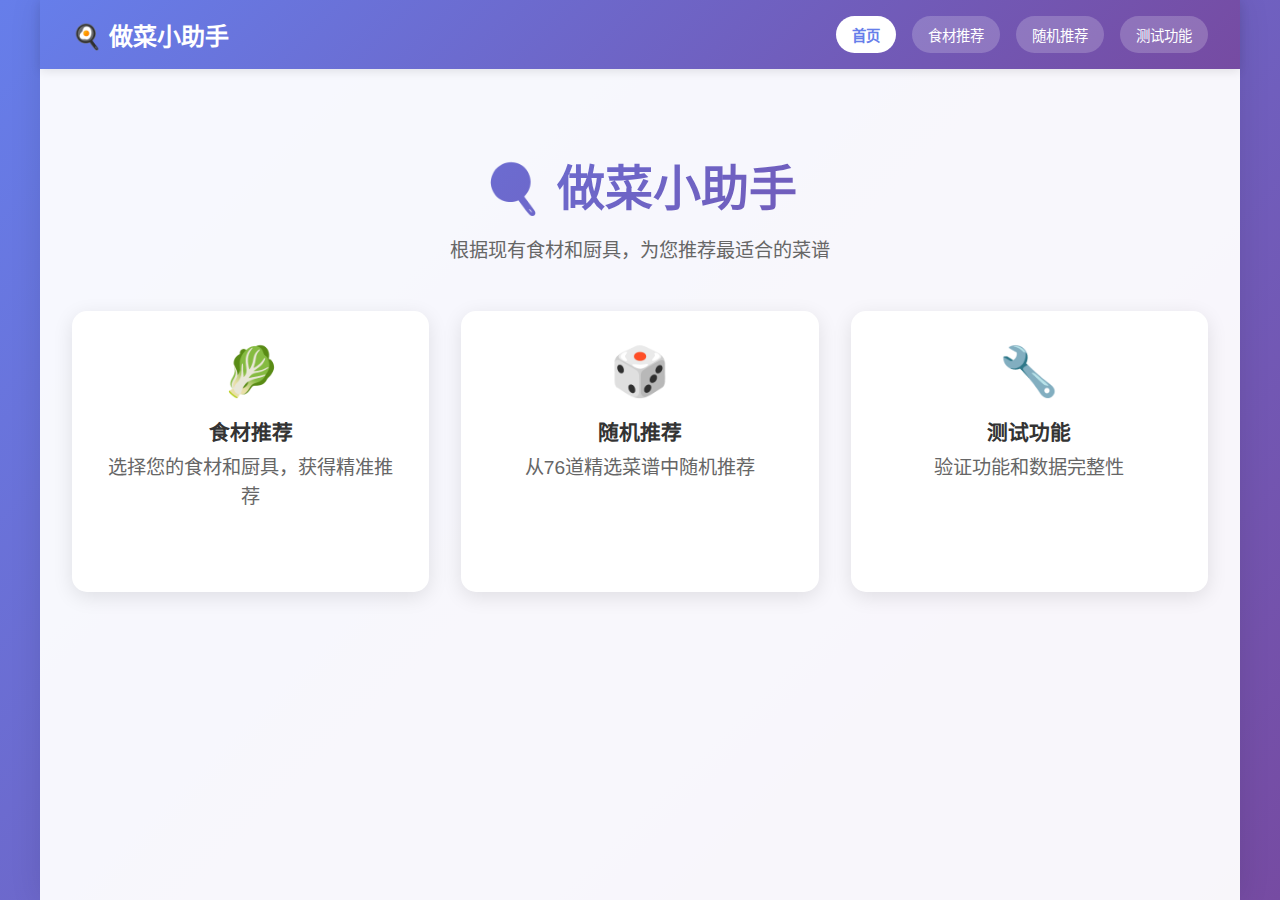
<file: index.html>
<!DOCTYPE html>
<html lang="zh-CN">
<head>
    <meta charset="UTF-8">
    <meta name="viewport" content="width=device-width, initial-scale=1.0">
    <title>做菜小助手</title>
    <link rel="stylesheet" href="styles.css">
</head>
<body>
    <div class="app-container">
        <!-- 导航栏 -->
        <nav class="navbar">
            <div class="nav-brand">🍳 做菜小助手</div>
            <div class="nav-menu">
                <button class="nav-btn active" onclick="showPage('home')">首页</button>
                <button class="nav-btn" onclick="showPage('ingredients')">食材推荐</button>
                <button class="nav-btn" onclick="showPage('random')">随机推荐</button>
                <button class="nav-btn" onclick="showPage('test')">测试功能</button>
            </div>
        </nav>

        <!-- 首页 -->
        <div id="home-page" class="page active">
            <div class="hero-section">
                <h1>🍳 做菜小助手</h1>
                <p>根据现有食材和厨具，为您推荐最适合的菜谱</p>
                <div class="feature-cards">
                    <div class="feature-card" onclick="showPage('ingredients')">
                        <div class="feature-icon">🥬</div>
                        <h3>食材推荐</h3>
                        <p>选择您的食材和厨具，获得精准推荐</p>
                    </div>
                    <div class="feature-card" onclick="showPage('random')">
                        <div class="feature-icon">🎲</div>
                        <h3>随机推荐</h3>
                        <p>从76道精选菜谱中随机推荐</p>
                    </div>
                    <div class="feature-card" onclick="showPage('test')">
                        <div class="feature-icon">🔧</div>
                        <h3>测试功能</h3>
                        <p>验证功能和数据完整性</p>
                    </div>
                </div>
            </div>
        </div>

        <!-- 食材推荐页面 -->
        <div id="ingredients-page" class="page">
            <div class="page-header">
                <h2>🥬 食材推荐</h2>
                <p>选择您现有的食材和厨具，我们为您推荐合适的菜谱</p>
            </div>

            <!-- 食材选择 -->
            <div class="selection-section">
                <h3>选择食材</h3>
                <div class="category-tabs">
                    <button class="tab-btn active" onclick="showIngredientCategory('蔬菜')">蔬菜</button>
                    <button class="tab-btn" onclick="showIngredientCategory('肉类')">肉类</button>
                    <button class="tab-btn" onclick="showIngredientCategory('主食')">主食</button>
                    <button class="tab-btn" onclick="showIngredientCategory('调料')">调料</button>
                </div>
                <div id="ingredients-grid" class="items-grid"></div>
                <div class="selected-items">
                    <h4>已选食材：</h4>
                    <div id="selected-ingredients" class="selected-tags"></div>
                </div>
            </div>

            <!-- 厨具选择 -->
            <div class="selection-section">
                <h3>选择厨具</h3>
                <div class="category-tabs">
                    <button class="tab-btn active" onclick="showCookwareCategory('锅具')">锅具</button>
                    <button class="tab-btn" onclick="showCookwareCategory('刀具')">刀具</button>
                    <button class="tab-btn" onclick="showCookwareCategory('工具')">工具</button>
                </div>
                <div id="cookware-grid" class="items-grid"></div>
                <div class="selected-items">
                    <h4>已选厨具：</h4>
                    <div id="selected-cookware" class="selected-tags"></div>
                </div>
            </div>

            <!-- 操作按钮 -->
            <div class="action-buttons">
                <button class="btn btn-secondary" onclick="clearSelection()">清空选择</button>
                <button class="btn btn-primary" onclick="recommendRecipes()">推荐菜谱</button>
            </div>

            <!-- 推荐结果 -->
            <div id="recommendation-results" class="results-section" style="display: none;">
                <h3>推荐结果</h3>
                <div id="recipes-list" class="recipes-grid"></div>
            </div>
        </div>

        <!-- 随机推荐页面 -->
        <div id="random-page" class="page">
            <div class="page-header">
                <h2>🎲 随机推荐</h2>
                <p>从76道精选菜谱中随机推荐</p>
            </div>
            <div class="random-section">
                <button class="btn btn-large btn-primary" onclick="getRandomRecipe()">🎲 随机推荐一道菜</button>
                <div id="random-result" class="random-result"></div>
            </div>
        </div>

        <!-- 测试功能页面 -->
        <div id="test-page" class="page">
            <div class="page-header">
                <h2>🔧 测试功能</h2>
                <p>验证各项功能和数据完整性</p>
            </div>
            <div class="test-buttons">
                <button class="btn btn-test" onclick="testRecipeCount()">测试菜谱数量</button>
                <button class="btn btn-test" onclick="testIngredientCoverage()">测试食材覆盖</button>
                <button class="btn btn-test" onclick="testBilibiliLinks()">测试B站链接</button>
                <button class="btn btn-test" onclick="testRecommendation()">测试推荐功能</button>
                <button class="btn btn-test" onclick="validateAllData()">验证数据完整性</button>
            </div>
            <div id="test-results" class="test-results"></div>
        </div>

        <!-- 菜谱详情模态框 -->
        <div id="recipe-modal" class="modal">
            <div class="modal-content">
                <span class="close" onclick="closeModal()">&times;</span>
                <div id="recipe-detail" class="recipe-detail"></div>
            </div>
        </div>
    </div>

    <script src="data.js"></script>
    <script src="script.js"></script>
</body>
</html>
</file>
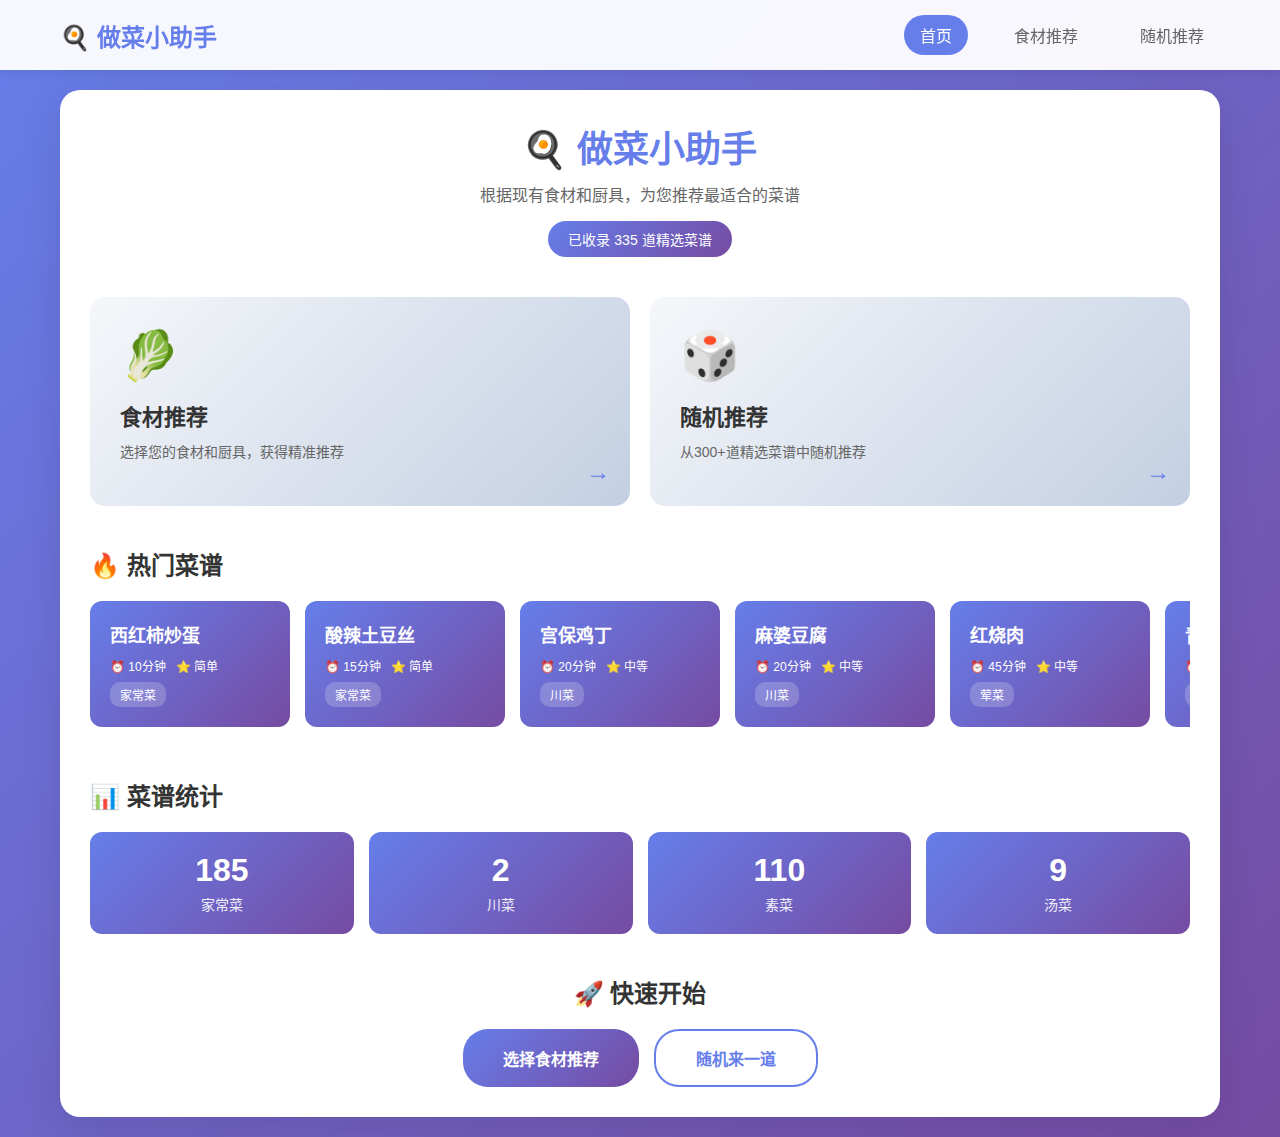
<file: website/index.html>
<!DOCTYPE html>
<html lang="zh-CN">
<head>
    <meta charset="UTF-8">
    <meta name="viewport" content="width=device-width, initial-scale=1.0">
    <title>🍳 做菜小助手 - 智能菜谱推荐系统</title>
    <link rel="stylesheet" href="styles.css">
</head>
<body>
    <!-- 导航栏 -->
    <nav class="navbar">
        <div class="nav-container">
            <div class="nav-brand">🍳 做菜小助手</div>
            <div class="nav-menu">
                <a href="#home" class="nav-link active" data-page="home">首页</a>
                <a href="#ingredients" class="nav-link" data-page="ingredients">食材推荐</a>
                <a href="#random" class="nav-link" data-page="random">随机推荐</a>
            </div>
        </div>
    </nav>

    <!-- 主容器 -->
    <div class="main-container">
        <!-- 首页 -->
        <div id="page-home" class="page active">
            <div class="container">
                <!-- 头部区域 -->
                <div class="header">
                    <div class="title">🍳 做菜小助手</div>
                    <div class="subtitle">根据现有食材和厨具，为您推荐最适合的菜谱</div>
                    <div class="stats">
                        <span class="stats-text">已收录 <span id="home-recipe-count">0</span> 道精选菜谱</span>
                    </div>
                </div>

                <!-- 功能卡片 -->
                <div class="feature-cards">
                    <div class="feature-card" onclick="navigateTo('ingredients')">
                        <div class="card-icon">🥬</div>
                        <div class="card-title">食材推荐</div>
                        <div class="card-desc">选择您的食材和厨具，获得精准推荐</div>
                        <div class="card-arrow">→</div>
                    </div>

                    <div class="feature-card" onclick="navigateTo('random')">
                        <div class="card-icon">🎲</div>
                        <div class="card-title">随机推荐</div>
                        <div class="card-desc">从300+道精选菜谱中随机推荐</div>
                        <div class="card-arrow">→</div>
                    </div>
                </div>

                <!-- 热门菜谱预览 -->
                <div class="popular-section">
                    <div class="section-title">🔥 热门菜谱</div>
                    <div class="popular-scroll" id="popular-recipes">
                        <!-- 动态生成 -->
                    </div>
                </div>

                <!-- 统计信息 -->
                <div class="stats-section">
                    <div class="section-title">📊 菜谱统计</div>
                    <div class="stats-grid" id="category-stats">
                        <!-- 动态生成 -->
                    </div>
                </div>

                <!-- 快速开始 -->
                <div class="quick-start">
                    <div class="section-title">🚀 快速开始</div>
                    <div class="quick-buttons">
                        <button class="quick-btn primary" onclick="navigateTo('ingredients')">选择食材推荐</button>
                        <button class="quick-btn secondary" onclick="getRandomRecipeQuick()">随机来一道</button>
                    </div>
                </div>
            </div>
        </div>

        <!-- 食材推荐页面 -->
        <div id="page-ingredients" class="page">
            <div class="container">
                <!-- 头部说明 -->
                <div class="header">
                    <div class="title">🥬 食材推荐</div>
                    <div class="subtitle">选择您现有的食材和厨具，我们为您推荐合适的菜谱</div>
                </div>

                <!-- 食材选择区域 -->
                <div class="selection-section">
                    <div class="section-header">
                        <span class="section-title">选择食材</span>
                        <span class="section-count">(已选<span id="selected-ingredients-count">0</span>种)</span>
                    </div>
                    
                    <!-- 食材分类标签 -->
                    <div class="category-tabs" id="ingredient-tabs">
                        <div class="tab-item active" data-category="蔬菜">蔬菜</div>
                        <div class="tab-item" data-category="肉类">肉类</div>
                        <div class="tab-item" data-category="主食">主食</div>
                        <div class="tab-item" data-category="调料">调料</div>
                        <div class="tab-item" data-category="其他">其他</div>
                    </div>

                    <!-- 食材网格 -->
                    <div class="items-grid" id="ingredients-grid">
                        <!-- 动态生成 -->
                    </div>

                    <!-- 已选食材显示 -->
                    <div class="selected-items" id="selected-ingredients-display" style="display: none;">
                        <span class="selected-title">已选食材：</span>
                        <div class="selected-tags" id="selected-ingredients-tags">
                            <!-- 动态生成 -->
                        </div>
                    </div>
                </div>

                <!-- 厨具选择区域 -->
                <div class="selection-section">
                    <div class="section-header">
                        <span class="section-title">选择厨具</span>
                        <span class="section-count">(已选<span id="selected-cookware-count">0</span>种)</span>
                    </div>
                    
                    <!-- 厨具分类标签 -->
                    <div class="category-tabs" id="cookware-tabs">
                        <div class="tab-item active" data-category="锅具">锅具</div>
                        <div class="tab-item" data-category="刀具">刀具</div>
                        <div class="tab-item" data-category="工具">工具</div>
                    </div>

                    <!-- 厨具网格 -->
                    <div class="items-grid" id="cookware-grid">
                        <!-- 动态生成 -->
                    </div>

                    <!-- 已选厨具显示 -->
                    <div class="selected-items" id="selected-cookware-display" style="display: none;">
                        <span class="selected-title">已选厨具：</span>
                        <div class="selected-tags" id="selected-cookware-tags">
                            <!-- 动态生成 -->
                        </div>
                    </div>
                </div>

                <!-- 操作按钮 -->
                <div class="action-buttons">
                    <button class="action-btn secondary" onclick="clearAllSelections()">清空选择</button>
                    <button class="action-btn primary" onclick="recommendRecipes()" id="recommend-btn">推荐菜谱</button>
                </div>

                <!-- 推荐结果 -->
                <div class="results-section" id="ingredients-results" style="display: none;">
                    <div class="results-header">
                        <span class="results-title">🎉 为您推荐以下菜谱 (共<span id="results-count">0</span>道)：</span>
                    </div>
                    
                    <div class="recipe-list" id="recommended-recipes-list">
                        <!-- 动态生成 -->
                    </div>
                </div>

                <!-- 空状态 -->
                <div class="empty-state" id="ingredients-empty" style="display: none;">
                    <div class="empty-icon">😔</div>
                    <div class="empty-title">没有找到匹配的菜谱</div>
                    <div class="empty-desc">建议您：</div>
                    <div class="empty-tips">
                        <div>• 尝试选择更常见的食材</div>
                        <div>• 减少厨具限制</div>
                        <div>• 查看随机推荐获取灵感</div>
                    </div>
                    <button class="empty-btn" onclick="navigateTo('random')">随机推荐</button>
                </div>
            </div>
        </div>

        <!-- 随机推荐页面 -->
        <div id="page-random" class="page">
            <div class="container">
                <!-- 头部区域 -->
                <div class="header">
                    <div class="title">🎲 随机推荐</div>
                    <div class="subtitle">从<span id="random-recipe-count">0</span>道精选菜谱中随机推荐</div>
                </div>

                <!-- 推荐数量选择 -->
                <div class="count-section">
                    <div class="count-title">选择推荐数量：</div>
                    <div class="count-options">
                        <div class="count-option" data-count="1">1道菜</div>
                        <div class="count-option" data-count="3">3道菜</div>
                        <div class="count-option active" data-count="5">5道菜</div>
                        <div class="count-option" data-count="10">10道菜</div>
                    </div>
                </div>

                <!-- 推荐按钮 -->
                <div class="action-section">
                    <button class="recommend-btn" onclick="getRandomRecipes()" id="random-recommend-btn">🎲 开始随机推荐</button>
                </div>

                <!-- 推荐结果 -->
                <div class="results-section" id="random-results" style="display: none;">
                    <div class="results-header">
                        <span class="results-title">🎉 为您随机推荐 <span id="random-results-count">0</span> 道菜谱：</span>
                        <button class="clear-btn" onclick="clearRandomResults()">清空结果</button>
                    </div>
                    
                    <div class="recipe-list" id="random-recipes-list">
                        <!-- 动态生成 -->
                    </div>

                    <!-- 再次推荐按钮 -->
                    <div class="action-section">
                        <button class="recommend-btn secondary" onclick="getRandomRecipes()">🔄 重新随机推荐</button>
                    </div>
                </div>

                <!-- 空状态 -->
                <div class="empty-state" id="random-empty">
                    <div class="empty-icon">🎲</div>
                    <div class="empty-title">点击上方按钮开始随机推荐</div>
                    <div class="empty-desc">我们会从<span id="random-empty-count">0</span>道精选菜谱中为您随机推荐</div>
                </div>

                <!-- 统计信息 -->
                <div class="stats-section">
                    <div class="stats-title">📊 菜谱库统计</div>
                    <div class="stats-grid" id="random-category-stats">
                        <!-- 动态生成 -->
                    </div>
                </div>
            </div>
        </div>
    </div>

    <!-- 菜谱详情模态框 -->
    <div id="recipe-modal" class="modal">
        <div class="modal-content">
            <span class="modal-close" onclick="closeRecipeModal()">&times;</span>
            <div id="recipe-detail-content">
                <!-- 动态生成 -->
            </div>
        </div>
    </div>

    <script src="autoRecipes.js"></script>
    <script src="app.js"></script>
    <script src="script.js"></script>
</body>
</html>
</file>
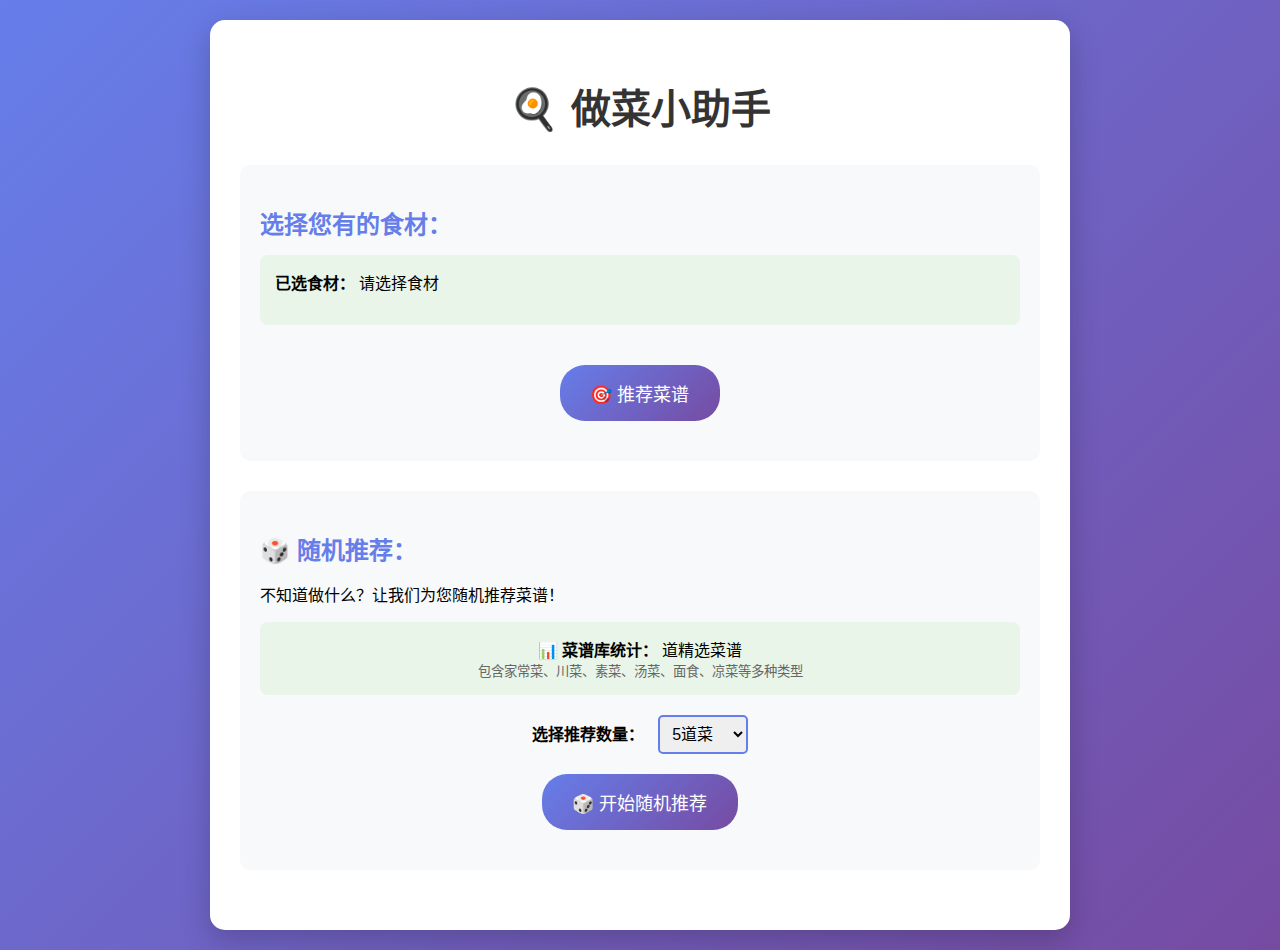
<file: 简单版做菜助手.html>
<!DOCTYPE html>
<html lang="zh-CN">
<head>
    <meta charset="UTF-8">
    <meta name="viewport" content="width=device-width, initial-scale=1.0">
    <title>做菜小助手</title>
    <style>
        body {
            font-family: Arial, sans-serif;
            background: linear-gradient(135deg, #667eea 0%, #764ba2 100%);
            margin: 0;
            padding: 20px;
            min-height: 100vh;
        }
        .container {
            max-width: 800px;
            margin: 0 auto;
            background: white;
            border-radius: 15px;
            padding: 30px;
            box-shadow: 0 10px 30px rgba(0,0,0,0.2);
        }
        h1 {
            text-align: center;
            color: #333;
            margin-bottom: 30px;
            font-size: 2.5em;
        }
        .section {
            margin-bottom: 30px;
            padding: 20px;
            background: #f8f9fa;
            border-radius: 10px;
        }
        .section h2 {
            color: #667eea;
            margin-bottom: 15px;
        }
        .ingredients-grid {
            display: grid;
            grid-template-columns: repeat(auto-fill, minmax(100px, 1fr));
            gap: 10px;
            margin-bottom: 20px;
        }
        .ingredient-btn {
            background: #e9ecef;
            border: 2px solid #dee2e6;
            padding: 10px;
            border-radius: 8px;
            cursor: pointer;
            text-align: center;
            transition: all 0.3s;
        }
        .ingredient-btn:hover {
            background: #667eea;
            color: white;
        }
        .ingredient-btn.selected {
            background: #667eea;
            color: white;
            border-color: #667eea;
        }
        .recommend-btn {
            background: linear-gradient(135deg, #667eea 0%, #764ba2 100%);
            color: white;
            border: none;
            padding: 15px 30px;
            border-radius: 25px;
            font-size: 18px;
            cursor: pointer;
            display: block;
            margin: 20px auto;
            transition: transform 0.3s;
        }
        .recommend-btn:hover {
            transform: translateY(-2px);
        }
        .results {
            margin-top: 30px;
        }
        .recipe-card {
            background: white;
            border: 2px solid #e9ecef;
            border-radius: 10px;
            padding: 20px;
            margin-bottom: 15px;
            cursor: pointer;
            transition: all 0.3s;
        }
        .recipe-card:hover {
            border-color: #667eea;
            transform: translateY(-2px);
        }
        .recipe-name {
            font-size: 1.3em;
            font-weight: bold;
            color: #333;
            margin-bottom: 10px;
        }
        .recipe-info {
            color: #666;
            margin-bottom: 10px;
        }
        .ingredients-list {
            display: flex;
            flex-wrap: wrap;
            gap: 5px;
        }
        .ingredient-tag {
            background: #e8f5e8;
            padding: 3px 8px;
            border-radius: 12px;
            font-size: 0.9em;
            border: 1px solid #c8e6c9;
        }
        .video-link {
            background: #dc3545;
            color: white;
            padding: 5px 10px;
            border-radius: 15px;
            text-decoration: none;
            font-size: 0.9em;
            display: inline-block;
            margin-top: 10px;
        }
        .selected-ingredients {
            background: #e8f5e8;
            padding: 15px;
            border-radius: 8px;
            margin-bottom: 20px;
            min-height: 40px;
        }
    </style>
</head>
<body>
    <div class="container">
        <h1>🍳 做菜小助手</h1>
        
        <div class="section">
            <h2>选择您有的食材：</h2>
            <div class="selected-ingredients">
                <strong>已选食材：</strong>
                <span id="selected-list">请选择食材</span>
            </div>
            <div class="ingredients-grid" id="ingredients-grid">
                <!-- 食材按钮将在这里生成 -->
            </div>
            <button class="recommend-btn" onclick="recommendRecipes()">🎯 推荐菜谱</button>
        </div>

        <div class="section">
            <h2>🎲 随机推荐：</h2>
            <p>不知道做什么？让我们为您随机推荐菜谱！</p>
            <div style="background: #e8f5e8; padding: 15px; border-radius: 8px; margin-bottom: 20px; text-align: center;">
                <strong>📊 菜谱库统计：</strong>
                <span id="recipe-count" style="color: #667eea; font-weight: bold;"></span>道精选菜谱
                <br>
                <small style="color: #666;">包含家常菜、川菜、素菜、汤菜、面食、凉菜等多种类型</small>
            </div>

            <div style="text-align: center; margin-bottom: 20px;">
                <label for="random-count" style="font-weight: bold; margin-right: 10px;">选择推荐数量：</label>
                <select id="random-count" style="padding: 8px; border-radius: 5px; border: 2px solid #667eea; font-size: 16px;">
                    <option value="1">1道菜</option>
                    <option value="3">3道菜</option>
                    <option value="5" selected>5道菜</option>
                    <option value="10">10道菜</option>
                    <option value="15">15道菜</option>
                    <option value="20">20道菜</option>
                </select>
            </div>

            <button class="recommend-btn" onclick="getRandomRecipes()">🎲 开始随机推荐</button>
            <div id="random-result" style="margin-top: 20px;"></div>
        </div>

        <div class="results" id="results" style="display: none;">
            <h2>🎉 推荐结果：</h2>
            <div id="recipes-list"></div>
        </div>
    </div>

    <script>
        // 扩展的食材数据
        const ingredients = [
            '西红柿', '鸡蛋', '土豆', '青椒', '猪肉', '牛肉', '鸡肉',
            '白菜', '菠菜', '豆芽', '蒜', '姜', '葱', '豆腐', '茄子',
            '胡萝卜', '洋葱', '黄瓜', '韭菜', '鸭肉', '虾', '鱼肉',
            '面条', '米饭', '香菇', '木耳', '冬瓜', '丝瓜', '排骨',
            '花菜', '西兰花', '四季豆', '蒜苔', '芹菜', '空心菜',
            '萝卜', '羊肉', '带鱼', '鲈鱼', '扇贝', '生蚝', '小龙虾',
            '紫菜', '海带', '粉条', '粉丝', '豆角', '酸菜', '荷叶'
        ];

        // 简化的菜谱数据
        const recipes = [
            {
                name: '西红柿炒蛋',
                ingredients: ['西红柿', '鸡蛋', '葱', '盐', '糖', '食用油'],
                time: '10分钟',
                difficulty: '简单',
                video: 'https://www.bilibili.com/video/BV1Py4y1S7EF'
            },
            {
                name: '青椒肉丝',
                ingredients: ['青椒', '猪肉', '蒜', '姜', '生抽', '料酒'],
                time: '15分钟',
                difficulty: '简单',
                video: 'https://www.bilibili.com/video/BV1x441127Hk'
            },
            {
                name: '红烧茄子',
                ingredients: ['茄子', '蒜', '姜', '生抽', '糖', '盐'],
                time: '20分钟',
                difficulty: '简单',
                video: 'https://www.bilibili.com/video/BV1CV411a7W8'
            },
            {
                name: '清炒菠菜',
                ingredients: ['菠菜', '蒜', '盐', '食用油'],
                time: '8分钟',
                difficulty: '简单',
                video: 'https://www.bilibili.com/video/BV1hE411P7tV'
            },
            {
                name: '菠菜炒鸡蛋',
                ingredients: ['菠菜', '鸡蛋', '蒜', '盐', '食用油'],
                time: '10分钟',
                difficulty: '简单',
                video: 'https://www.bilibili.com/video/BV1w24y1C7pK'
            },
            {
                name: '凉拌豆芽',
                ingredients: ['豆芽', '蒜', '醋', '生抽', '香油', '盐'],
                time: '15分钟',
                difficulty: '简单',
                video: 'https://www.bilibili.com/video/BV1up4y1X7h4'
            },
            {
                name: '土豆丝',
                ingredients: ['土豆', '青椒', '蒜', '醋', '盐'],
                time: '15分钟',
                difficulty: '简单',
                video: 'https://www.bilibili.com/video/BV1x441127Hk'
            },
            {
                name: '清炒白菜',
                ingredients: ['白菜', '蒜', '盐', '食用油'],
                time: '8分钟',
                difficulty: '简单',
                video: 'https://www.bilibili.com/video/BV1CV411a7W8'
            },
            {
                name: '宫保鸡丁',
                ingredients: ['鸡肉', '花生米', '青椒', '蒜', '姜', '豆瓣酱'],
                time: '20分钟',
                difficulty: '中等',
                video: 'https://www.bilibili.com/video/BV1Xt411Z7z8'
            },
            {
                name: '麻婆豆腐',
                ingredients: ['豆腐', '猪肉', '豆瓣酱', '蒜', '姜', '葱'],
                time: '20分钟',
                difficulty: '中等',
                video: 'https://www.bilibili.com/video/BV1Rs411V7i9'
            },
            {
                name: '红烧肉',
                ingredients: ['猪肉', '冰糖', '生抽', '老抽', '料酒', '葱', '姜'],
                time: '45分钟',
                difficulty: '中等',
                video: 'https://www.bilibili.com/video/BV1Nw4m1d7Bq'
            },
            {
                name: '可乐鸡翅',
                ingredients: ['鸡肉', '可乐', '生抽', '老抽', '料酒', '姜', '葱'],
                time: '30分钟',
                difficulty: '简单',
                video: 'https://www.bilibili.com/video/BV1CV411a7W8'
            },
            {
                name: '糖醋里脊',
                ingredients: ['猪肉', '鸡蛋', '淀粉', '面粉', '糖', '醋'],
                time: '25分钟',
                difficulty: '中等',
                video: 'https://www.bilibili.com/video/BV1CV411a7W8'
            },
            {
                name: '醋烹豆芽',
                ingredients: ['豆芽', '蒜', '干辣椒', '醋', '生抽', '盐'],
                time: '8分钟',
                difficulty: '简单',
                video: 'https://www.bilibili.com/video/BV1E94y1V7Pv'
            },
            {
                name: '豆芽炒肉丝',
                ingredients: ['豆芽', '猪肉', '蒜', '姜', '生抽', '料酒'],
                time: '10分钟',
                difficulty: '简单',
                video: 'https://www.bilibili.com/video/BV1Ti4y1r7pW'
            },
            {
                name: '酸辣大白菜',
                ingredients: ['白菜', '蒜', '干辣椒', '醋', '生抽', '盐'],
                time: '8分钟',
                difficulty: '简单',
                video: 'https://www.bilibili.com/video/BV1aJ411z7z9'
            },
            {
                name: '香菇白菜汤',
                ingredients: ['白菜', '香菇', '蒜', '盐', '胡椒粉', '香油'],
                time: '15分钟',
                difficulty: '简单',
                video: 'https://www.bilibili.com/video/BV1Cs411G7bw'
            },
            {
                name: '菠菜面',
                ingredients: ['菠菜', '面条', '盐', '葱', '蒜', '香油'],
                time: '45分钟',
                difficulty: '中等',
                video: 'https://www.bilibili.com/video/BV1Ks411w7Rq'
            },
            {
                name: '菠菜豆腐汤',
                ingredients: ['菠菜', '豆腐', '蒜', '盐', '胡椒粉', '香油'],
                time: '12分钟',
                difficulty: '简单',
                video: 'https://www.bilibili.com/video/BV1E8R2Y3Ejz'
            },
            {
                name: '豆芽拌粉条',
                ingredients: ['豆芽', '粉条', '胡萝卜', '蒜', '醋', '香油'],
                time: '20分钟',
                difficulty: '简单',
                video: 'https://www.bilibili.com/video/BV14s421T7Me'
            },
            {
                name: '手撕包菜',
                ingredients: ['白菜', '蒜', '干辣椒', '生抽', '醋', '盐'],
                time: '10分钟',
                difficulty: '简单',
                video: 'https://www.bilibili.com/video/BV1HD4y1A7ke'
            },
            {
                name: '西红柿鸡蛋面',
                ingredients: ['西红柿', '鸡蛋', '面条', '葱', '盐', '糖'],
                time: '15分钟',
                difficulty: '简单',
                video: 'https://www.bilibili.com/video/BV1Py4y1S7EF'
            },
            // 王刚系列菜谱
            {
                name: '回锅肉',
                ingredients: ['猪肉', '青椒', '豆瓣酱', '蒜', '姜', '料酒'],
                time: '25分钟',
                difficulty: '中等',
                video: 'https://www.bilibili.com/video/BV1411127Hk'
            },
            {
                name: '鱼香肉丝',
                ingredients: ['猪肉', '胡萝卜', '木耳', '蒜', '姜', '豆瓣酱'],
                time: '20分钟',
                difficulty: '中等',
                video: 'https://www.bilibili.com/video/BV1422'
            },
            {
                name: '水煮肉片',
                ingredients: ['猪肉', '白菜', '豆瓣酱', '花椒', '辣椒', '蒜'],
                time: '30分钟',
                difficulty: '中等',
                video: 'https://www.bilibili.com/video/BV1521'
            },
            {
                name: '毛血旺',
                ingredients: ['猪血', '豆芽', '韭菜', '豆瓣酱', '花椒', '辣椒'],
                time: '35分钟',
                difficulty: '困难',
                video: 'https://www.bilibili.com/video/BV1652'
            },
            {
                name: '口水鸡',
                ingredients: ['鸡肉', '花生米', '蒜', '姜', '辣椒油', '花椒'],
                time: '40分钟',
                difficulty: '中等',
                video: 'https://www.bilibili.com/video/BV133'
            },
            {
                name: '辣子鸡',
                ingredients: ['鸡肉', '干辣椒', '花椒', '蒜', '姜', '料酒'],
                time: '35分钟',
                difficulty: '中等',
                video: 'https://www.bilibili.com/video/BV1531'
            },
            {
                name: '小炒肉',
                ingredients: ['猪肉', '青椒', '蒜', '姜', '豆豉', '生抽'],
                time: '15分钟',
                difficulty: '简单',
                video: 'https://www.bilibili.com/video/BV1958'
            },
            {
                name: '木须肉',
                ingredients: ['猪肉', '鸡蛋', '木耳', '黄瓜', '葱', '料酒'],
                time: '20分钟',
                difficulty: '简单',
                video: 'https://www.bilibili.com/video/BV1501'
            },
            {
                name: '京酱肉丝',
                ingredients: ['猪肉', '豆腐皮', '葱', '甜面酱', '料酒', '淀粉'],
                time: '25分钟',
                difficulty: '中等',
                video: 'https://www.bilibili.com/video/BV1429'
            },
            {
                name: '把子肉',
                ingredients: ['猪肉', '生抽', '老抽', '冰糖', '料酒', '八角'],
                time: '60分钟',
                difficulty: '中等',
                video: 'https://www.bilibili.com/video/BV1850'
            },
            // 素菜系列
            {
                name: '地三鲜',
                ingredients: ['茄子', '土豆', '青椒', '蒜', '生抽', '淀粉'],
                time: '25分钟',
                difficulty: '中等',
                video: 'https://www.bilibili.com/video/BV1311'
            },
            {
                name: '干煸四季豆',
                ingredients: ['四季豆', '猪肉末', '蒜', '姜', '豆豉', '辣椒'],
                time: '20分钟',
                difficulty: '中等',
                video: 'https://www.bilibili.com/video/BV1248'
            },
            {
                name: '虎皮青椒',
                ingredients: ['青椒', '蒜', '生抽', '醋', '糖', '盐'],
                time: '10分钟',
                difficulty: '简单',
                video: 'https://www.bilibili.com/video/BV1335'
            },
            {
                name: '蒜蓉西兰花',
                ingredients: ['西兰花', '蒜', '盐', '鸡精', '食用油'],
                time: '8分钟',
                difficulty: '简单',
                video: 'https://www.bilibili.com/video/BV1531'
            },
            {
                name: '干锅花菜',
                ingredients: ['花菜', '猪肉', '蒜', '姜', '豆瓣酱', '辣椒'],
                time: '20分钟',
                difficulty: '中等',
                video: 'https://www.bilibili.com/video/BV1743'
            },
            {
                name: '麻辣香锅',
                ingredients: ['土豆', '豆腐', '豆芽', '蒜', '姜', '豆瓣酱'],
                time: '30分钟',
                difficulty: '中等',
                video: 'https://www.bilibili.com/video/BV1416'
            },
            {
                name: '干锅土豆片',
                ingredients: ['土豆', '青椒', '蒜', '姜', '豆瓣酱', '花椒'],
                time: '15分钟',
                difficulty: '简单',
                video: 'https://www.bilibili.com/video/BV1Xt411Z7z8'
            },
            {
                name: '蚂蚁上树',
                ingredients: ['粉条', '猪肉末', '蒜', '姜', '豆瓣酱', '葱'],
                time: '15分钟',
                difficulty: '简单',
                video: 'https://www.bilibili.com/video/BV1241'
            },
            {
                name: '家常豆腐',
                ingredients: ['豆腐', '青椒', '胡萝卜', '蒜', '豆瓣酱', '生抽'],
                time: '15分钟',
                difficulty: '简单',
                video: 'https://www.bilibili.com/video/BV1323'
            },
            {
                name: '葱烧豆腐',
                ingredients: ['豆腐', '葱', '蒜', '生抽', '老抽', '糖'],
                time: '12分钟',
                difficulty: '简单',
                video: 'https://www.bilibili.com/video/BV1304'
            },
            // 海鲜系列
            {
                name: '油焖大虾',
                ingredients: ['虾', '蒜', '姜', '葱', '料酒', '生抽'],
                time: '15分钟',
                difficulty: '简单',
                video: 'https://www.bilibili.com/video/BV1236'
            },
            {
                name: '麻辣小龙虾',
                ingredients: ['小龙虾', '蒜', '姜', '豆瓣酱', '花椒', '辣椒'],
                time: '45分钟',
                difficulty: '中等',
                video: 'https://www.bilibili.com/video/BV1438'
            },
            {
                name: '清蒸鲈鱼',
                ingredients: ['鲈鱼', '蒸鱼豉油', '葱', '姜', '料酒', '食用油'],
                time: '20分钟',
                difficulty: '中等',
                video: 'https://www.bilibili.com/video/BV1543'
            },
            {
                name: '红烧带鱼',
                ingredients: ['带鱼', '蒜', '姜', '生抽', '老抽', '糖'],
                time: '25分钟',
                difficulty: '中等',
                video: 'https://www.bilibili.com/video/BV1235'
            },
            {
                name: '蒜蓉粉丝蒸扇贝',
                ingredients: ['扇贝', '粉丝', '蒜', '蒸鱼豉油', '食用油'],
                time: '15分钟',
                difficulty: '中等',
                video: 'https://www.bilibili.com/video/BV1431'
            },
            // 汤菜系列
            {
                name: '番茄蛋花汤',
                ingredients: ['西红柿', '鸡蛋', '葱', '盐', '香油'],
                time: '10分钟',
                difficulty: '简单',
                video: 'https://www.bilibili.com/video/BV1523'
            },
            {
                name: '冬瓜排骨汤',
                ingredients: ['冬瓜', '排骨', '姜', '盐', '胡椒粉'],
                time: '60分钟',
                difficulty: '简单',
                video: 'https://www.bilibili.com/video/BV1324'
            },
            {
                name: '紫菜蛋花汤',
                ingredients: ['紫菜', '鸡蛋', '虾米', '盐', '香油'],
                time: '8分钟',
                difficulty: '简单',
                video: 'https://www.bilibili.com/video/BV1425'
            },
            {
                name: '丝瓜蛋汤',
                ingredients: ['丝瓜', '鸡蛋', '蒜', '盐', '香油'],
                time: '10分钟',
                difficulty: '简单',
                video: 'https://www.bilibili.com/video/BV1526'
            },
            {
                name: '萝卜牛腩汤',
                ingredients: ['萝卜', '牛腩', '姜', '八角', '桂皮', '盐'],
                time: '90分钟',
                difficulty: '中等',
                video: 'https://www.bilibili.com/video/BV1627'
            },
            // 面食系列
            {
                name: '炸酱面',
                ingredients: ['面条', '猪肉末', '甜面酱', '黄瓜', '豆芽', '葱'],
                time: '25分钟',
                difficulty: '中等',
                video: 'https://www.bilibili.com/video/BV1728'
            },
            {
                name: '担担面',
                ingredients: ['面条', '猪肉末', '芽菜', '花椒', '辣椒油', '芝麻酱'],
                time: '30分钟',
                difficulty: '中等',
                video: 'https://www.bilibili.com/video/BV1829'
            },
            {
                name: '牛肉面',
                ingredients: ['面条', '牛肉', '萝卜', '姜', '八角', '桂皮'],
                time: '120分钟',
                difficulty: '困难',
                video: 'https://www.bilibili.com/video/BV1930'
            },
            {
                name: '阳春面',
                ingredients: ['面条', '葱', '猪油', '生抽', '盐', '香油'],
                time: '10分钟',
                difficulty: '简单',
                video: 'https://www.bilibili.com/video/BV1031'
            },
            {
                name: '蛋炒饭',
                ingredients: ['米饭', '鸡蛋', '葱', '胡萝卜', '盐', '生抽'],
                time: '8分钟',
                difficulty: '简单',
                video: 'https://www.bilibili.com/video/BV1132'
            },
            {
                name: '扬州炒饭',
                ingredients: ['米饭', '鸡蛋', '虾仁', '火腿', '豌豆', '葱'],
                time: '15分钟',
                difficulty: '中等',
                video: 'https://www.bilibili.com/video/BV1233'
            },
            // 蒸菜系列
            {
                name: '水蒸蛋',
                ingredients: ['鸡蛋', '温水', '盐', '香油', '生抽'],
                time: '15分钟',
                difficulty: '简单',
                video: 'https://www.bilibili.com/video/BV1334'
            },
            {
                name: '蒸蛋羹',
                ingredients: ['鸡蛋', '牛奶', '盐', '糖', '香草精'],
                time: '20分钟',
                difficulty: '简单',
                video: 'https://www.bilibili.com/video/BV1435'
            },
            {
                name: '粉蒸肉',
                ingredients: ['猪肉', '蒸肉粉', '土豆', '生抽', '料酒', '盐'],
                time: '45分钟',
                difficulty: '中等',
                video: 'https://www.bilibili.com/video/BV1536'
            },
            {
                name: '蒜蓉蒸茄子',
                ingredients: ['茄子', '蒜', '生抽', '香油', '葱', '辣椒'],
                time: '20分钟',
                difficulty: '简单',
                video: 'https://www.bilibili.com/video/BV1637'
            },
            // 凉菜系列
            {
                name: '凉拌黄瓜',
                ingredients: ['黄瓜', '蒜', '醋', '生抽', '香油', '盐'],
                time: '10分钟',
                difficulty: '简单',
                video: 'https://www.bilibili.com/video/BV1738'
            },
            {
                name: '拍黄瓜',
                ingredients: ['黄瓜', '蒜', '醋', '生抽', '香油', '辣椒油'],
                time: '8分钟',
                difficulty: '简单',
                video: 'https://www.bilibili.com/video/BV1839'
            },
            {
                name: '凉拌木耳',
                ingredients: ['木耳', '胡萝卜', '蒜', '醋', '生抽', '香油'],
                time: '15分钟',
                difficulty: '简单',
                video: 'https://www.bilibili.com/video/BV1940'
            },
            {
                name: '凉拌海带丝',
                ingredients: ['海带丝', '胡萝卜', '蒜', '醋', '生抽', '香油'],
                time: '12分钟',
                difficulty: '简单',
                video: 'https://www.bilibili.com/video/BV1041'
            },
            {
                name: '蒜泥白肉',
                ingredients: ['猪肉', '蒜', '生抽', '醋', '香油', '辣椒油'],
                time: '30分钟',
                difficulty: '中等',
                video: 'https://www.bilibili.com/video/BV1142'
            },
            // 特色菜系列
            {
                name: '东坡肉',
                ingredients: ['猪肉', '生抽', '老抽', '料酒', '冰糖', '葱'],
                time: '120分钟',
                difficulty: '困难',
                video: 'https://www.bilibili.com/video/BV1243'
            },
            {
                name: '白切鸡',
                ingredients: ['鸡肉', '姜', '葱', '料酒', '盐', '蒸鱼豉油'],
                time: '45分钟',
                difficulty: '中等',
                video: 'https://www.bilibili.com/video/BV1344'
            },
            {
                name: '叫花鸡',
                ingredients: ['鸡肉', '荷叶', '生抽', '老抽', '料酒', '盐'],
                time: '180分钟',
                difficulty: '困难',
                video: 'https://www.bilibili.com/video/BV1445'
            },
            {
                name: '盐水鸭',
                ingredients: ['鸭肉', '盐', '花椒', '八角', '桂皮', '姜'],
                time: '150分钟',
                difficulty: '中等',
                video: 'https://www.bilibili.com/video/BV1546'
            },
            {
                name: '北京烤鸭',
                ingredients: ['鸭肉', '甜面酱', '葱', '黄瓜', '饼皮'],
                time: '240分钟',
                difficulty: '困难',
                video: 'https://www.bilibili.com/video/BV1647'
            },
            // 更多经典菜品
            {
                name: '红烧狮子头',
                ingredients: ['猪肉', '鸡蛋', '淀粉', '葱', '姜', '生抽'],
                time: '45分钟',
                difficulty: '中等',
                video: 'https://www.bilibili.com/video/BV1748'
            },
            {
                name: '白灼虾',
                ingredients: ['虾', '姜', '葱', '料酒', '蒸鱼豉油', '食用油'],
                time: '10分钟',
                difficulty: '简单',
                video: 'https://www.bilibili.com/video/BV1849'
            },
            {
                name: '蒜蓉生蚝',
                ingredients: ['生蚝', '蒜', '粉丝', '蒸鱼豉油', '食用油'],
                time: '15分钟',
                difficulty: '中等',
                video: 'https://www.bilibili.com/video/BV1950'
            },
            {
                name: '清蒸蛋羹',
                ingredients: ['鸡蛋', '温水', '盐', '香油', '葱花'],
                time: '15分钟',
                difficulty: '简单',
                video: 'https://www.bilibili.com/video/BV1051'
            },
            {
                name: '蒸蛋',
                ingredients: ['鸡蛋', '温水', '盐', '生抽', '香油'],
                time: '12分钟',
                difficulty: '简单',
                video: 'https://www.bilibili.com/video/BV1152'
            },
            {
                name: '溏心鸡蛋',
                ingredients: ['鸡蛋', '生抽', '老抽', '糖', '料酒'],
                time: '8分钟',
                difficulty: '简单',
                video: 'https://www.bilibili.com/video/BV1253'
            },
            {
                name: '虾仁滑蛋',
                ingredients: ['虾仁', '鸡蛋', '葱', '盐', '料酒', '淀粉'],
                time: '10分钟',
                difficulty: '简单',
                video: 'https://www.bilibili.com/video/BV1354'
            },
            {
                name: '小葱煎蛋',
                ingredients: ['鸡蛋', '小葱', '盐', '食用油'],
                time: '5分钟',
                difficulty: '简单',
                video: 'https://www.bilibili.com/video/BV1455'
            },
            {
                name: '鸡蛋饼',
                ingredients: ['鸡蛋', '面粉', '葱', '盐', '水', '食用油'],
                time: '10分钟',
                difficulty: '简单',
                video: 'https://www.bilibili.com/video/BV1556'
            },
            {
                name: '煎土豆',
                ingredients: ['土豆', '盐', '胡椒粉', '食用油'],
                time: '15分钟',
                difficulty: '简单',
                video: 'https://www.bilibili.com/video/BV1657'
            },
            // 继续添加更多菜品
            {
                name: '土豆泥',
                ingredients: ['土豆', '牛奶', '黄油', '盐', '胡椒粉'],
                time: '20分钟',
                difficulty: '简单',
                video: 'https://www.bilibili.com/video/BV1758'
            },
            {
                name: '香辣土豆',
                ingredients: ['土豆', '辣椒', '花椒', '蒜', '生抽', '醋'],
                time: '15分钟',
                difficulty: '简单',
                video: 'https://www.bilibili.com/video/BV1859'
            },
            {
                name: '土豆炖牛肉',
                ingredients: ['土豆', '牛肉', '胡萝卜', '洋葱', '生抽', '老抽'],
                time: '60分钟',
                difficulty: '中等',
                video: 'https://www.bilibili.com/video/BV1960'
            },
            {
                name: '葱香牛肉',
                ingredients: ['牛肉', '洋葱', '蒜', '生抽', '老抽', '料酒'],
                time: '20分钟',
                difficulty: '中等',
                video: 'https://www.bilibili.com/video/BV1061'
            },
            {
                name: '青椒牛肉',
                ingredients: ['牛肉', '青椒', '蒜', '姜', '生抽', '淀粉'],
                time: '15分钟',
                difficulty: '中等',
                video: 'https://www.bilibili.com/video/BV1162'
            },
            {
                name: '红烧牛肉',
                ingredients: ['牛肉', '胡萝卜', '土豆', '生抽', '老抽', '冰糖'],
                time: '90分钟',
                difficulty: '中等',
                video: 'https://www.bilibili.com/video/BV1263'
            },
            {
                name: '酱牛肉',
                ingredients: ['牛肉', '生抽', '老抽', '料酒', '八角', '桂皮'],
                time: '120分钟',
                difficulty: '中等',
                video: 'https://www.bilibili.com/video/BV1364'
            },
            {
                name: '萝卜烧牛肉',
                ingredients: ['牛肉', '萝卜', '生抽', '老抽', '料酒', '冰糖'],
                time: '75分钟',
                difficulty: '中等',
                video: 'https://www.bilibili.com/video/BV1465'
            },
            {
                name: '青椒炒鸡丁',
                ingredients: ['鸡肉', '青椒', '蒜', '姜', '生抽', '料酒'],
                time: '15分钟',
                difficulty: '简单',
                video: 'https://www.bilibili.com/video/BV1566'
            },
            {
                name: '西红柿炖牛肉',
                ingredients: ['牛肉', '西红柿', '洋葱', '胡萝卜', '生抽', '盐'],
                time: '90分钟',
                difficulty: '中等',
                video: 'https://www.bilibili.com/video/BV1667'
            },
            // 最后一批菜品
            {
                name: '番茄土豆汤',
                ingredients: ['西红柿', '土豆', '鸡蛋', '葱', '盐', '香油'],
                time: '20分钟',
                difficulty: '简单',
                video: 'https://www.bilibili.com/video/BV1768'
            },
            {
                name: '西红柿鸡蛋汤',
                ingredients: ['西红柿', '鸡蛋', '葱', '盐', '糖', '香油'],
                time: '15分钟',
                difficulty: '简单',
                video: 'https://www.bilibili.com/video/BV1869'
            },
            {
                name: '盐煎肉',
                ingredients: ['猪肉', '青椒', '蒜', '豆豉', '生抽', '盐'],
                time: '20分钟',
                difficulty: '简单',
                video: 'https://www.bilibili.com/video/BV1970'
            },
            {
                name: '红烧鸡翅',
                ingredients: ['鸡翅', '生抽', '老抽', '料酒', '姜', '葱'],
                time: '30分钟',
                difficulty: '简单',
                video: 'https://www.bilibili.com/video/BV1071'
            },
            {
                name: '蒜蓉空心菜',
                ingredients: ['空心菜', '蒜', '盐', '鸡精', '食用油'],
                time: '5分钟',
                difficulty: '简单',
                video: 'https://www.bilibili.com/video/BV1172'
            },
            {
                name: '韭菜炒蛋',
                ingredients: ['韭菜', '鸡蛋', '盐', '食用油'],
                time: '8分钟',
                difficulty: '简单',
                video: 'https://www.bilibili.com/video/BV1273'
            },
            {
                name: '韭菜盒子',
                ingredients: ['韭菜', '鸡蛋', '面粉', '盐', '食用油'],
                time: '30分钟',
                difficulty: '中等',
                video: 'https://www.bilibili.com/video/BV1374'
            },
            {
                name: '蒜苔炒肉',
                ingredients: ['蒜苔', '猪肉', '蒜', '生抽', '料酒', '盐'],
                time: '15分钟',
                difficulty: '简单',
                video: 'https://www.bilibili.com/video/BV1475'
            },
            {
                name: '芹菜炒肉',
                ingredients: ['芹菜', '猪肉', '蒜', '生抽', '料酒', '盐'],
                time: '12分钟',
                difficulty: '简单',
                video: 'https://www.bilibili.com/video/BV1576'
            },
            {
                name: '豆角焖面',
                ingredients: ['豆角', '面条', '猪肉', '蒜', '生抽', '老抽'],
                time: '25分钟',
                difficulty: '中等',
                video: 'https://www.bilibili.com/video/BV1677'
            },
            {
                name: '干煸豆角',
                ingredients: ['豆角', '猪肉末', '蒜', '姜', '豆豉', '辣椒'],
                time: '20分钟',
                difficulty: '中等',
                video: 'https://www.bilibili.com/video/BV1778'
            },
            {
                name: '蒜蓉茄子',
                ingredients: ['茄子', '蒜', '生抽', '老抽', '糖', '盐'],
                time: '15分钟',
                difficulty: '简单',
                video: 'https://www.bilibili.com/video/BV1879'
            },
            {
                name: '鱼香茄子',
                ingredients: ['茄子', '蒜', '姜', '豆瓣酱', '醋', '糖'],
                time: '20分钟',
                difficulty: '中等',
                video: 'https://www.bilibili.com/video/BV1980'
            },
            {
                name: '糖醋排骨',
                ingredients: ['排骨', '糖', '醋', '生抽', '老抽', '料酒'],
                time: '45分钟',
                difficulty: '中等',
                video: 'https://www.bilibili.com/video/BV1081'
            },
            {
                name: '红烧排骨',
                ingredients: ['排骨', '生抽', '老抽', '冰糖', '料酒', '八角'],
                time: '50分钟',
                difficulty: '中等',
                video: 'https://www.bilibili.com/video/BV1182'
            },
            {
                name: '糖醋鱼',
                ingredients: ['鱼', '糖', '醋', '生抽', '淀粉', '葱'],
                time: '25分钟',
                difficulty: '中等',
                video: 'https://www.bilibili.com/video/BV1283'
            },
            {
                name: '红烧鱼',
                ingredients: ['鱼', '生抽', '老抽', '糖', '料酒', '葱'],
                time: '20分钟',
                difficulty: '中等',
                video: 'https://www.bilibili.com/video/BV1384'
            },
            {
                name: '水煮鱼',
                ingredients: ['鱼', '豆芽', '白菜', '豆瓣酱', '花椒', '辣椒'],
                time: '35分钟',
                difficulty: '中等',
                video: 'https://www.bilibili.com/video/BV1485'
            },
            {
                name: '酸菜鱼',
                ingredients: ['鱼', '酸菜', '豆腐', '蒜', '姜', '胡椒粉'],
                time: '30分钟',
                difficulty: '中等',
                video: 'https://www.bilibili.com/video/BV1586'
            },
            {
                name: '白萝卜炖羊肉',
                ingredients: ['羊肉', '白萝卜', '姜', '八角', '桂皮', '盐'],
                time: '90分钟',
                difficulty: '中等',
                video: 'https://www.bilibili.com/video/BV1687'
            },
            {
                name: '孜然羊肉',
                ingredients: ['羊肉', '洋葱', '孜然', '辣椒粉', '蒜', '盐'],
                time: '15分钟',
                difficulty: '中等',
                video: 'https://www.bilibili.com/video/BV1788'
            }
        ];
        ];

        let selectedIngredients = [];

        // 初始化页面
        function init() {
            const grid = document.getElementById('ingredients-grid');

            ingredients.forEach(ingredient => {
                const btn = document.createElement('div');
                btn.className = 'ingredient-btn';
                btn.textContent = ingredient;
                btn.onclick = () => toggleIngredient(ingredient, btn);
                grid.appendChild(btn);
            });

            // 显示菜谱数量
            document.getElementById('recipe-count').textContent = recipes.length;
        }

        // 切换食材选择
        function toggleIngredient(ingredient, btn) {
            if (selectedIngredients.includes(ingredient)) {
                selectedIngredients = selectedIngredients.filter(item => item !== ingredient);
                btn.classList.remove('selected');
            } else {
                selectedIngredients.push(ingredient);
                btn.classList.add('selected');
            }
            updateSelectedList();
        }

        // 更新已选食材显示
        function updateSelectedList() {
            const list = document.getElementById('selected-list');
            if (selectedIngredients.length === 0) {
                list.textContent = '请选择食材';
            } else {
                list.textContent = selectedIngredients.join('、');
            }
        }

        // 推荐菜谱
        function recommendRecipes() {
            if (selectedIngredients.length === 0) {
                alert('请至少选择一种食材！');
                return;
            }

            const matchedRecipes = [];

            recipes.forEach(recipe => {
                let matchCount = 0;
                selectedIngredients.forEach(selected => {
                    if (recipe.ingredients.some(ingredient => 
                        ingredient.includes(selected) || selected.includes(ingredient)
                    )) {
                        matchCount++;
                    }
                });

                if (matchCount > 0) {
                    matchedRecipes.push({
                        ...recipe,
                        matchCount: matchCount
                    });
                }
            });

            // 按匹配度排序
            matchedRecipes.sort((a, b) => b.matchCount - a.matchCount);

            displayResults(matchedRecipes);
        }

        // 显示结果
        function displayResults(matchedRecipes) {
            const resultsDiv = document.getElementById('results');
            const recipesList = document.getElementById('recipes-list');

            if (matchedRecipes.length === 0) {
                recipesList.innerHTML = '<p>😔 没有找到匹配的菜谱，请尝试选择其他食材。</p>';
            } else {
                recipesList.innerHTML = '';
                
                matchedRecipes.forEach(recipe => {
                    const card = document.createElement('div');
                    card.className = 'recipe-card';
                    card.innerHTML = `
                        <div class="recipe-name">${recipe.name}</div>
                        <div class="recipe-info">⏰ ${recipe.time} | ⭐ ${recipe.difficulty} | 🎯 匹配${recipe.matchCount}种食材</div>
                        <div class="ingredients-list">
                            ${recipe.ingredients.map(ingredient => 
                                `<span class="ingredient-tag">${ingredient}</span>`
                            ).join('')}
                        </div>
                        <a href="${recipe.video}" target="_blank" class="video-link">📺 观看教学视频</a>
                    `;
                    recipesList.appendChild(card);
                });
            }

            resultsDiv.style.display = 'block';
            resultsDiv.scrollIntoView({ behavior: 'smooth' });
        }

        // 随机推荐菜谱（支持多道菜）
        function getRandomRecipes() {
            const count = parseInt(document.getElementById('random-count').value);
            const selectedRecipes = [];
            const usedIndexes = new Set();

            // 确保不重复选择
            while (selectedRecipes.length < count && usedIndexes.size < recipes.length) {
                const randomIndex = Math.floor(Math.random() * recipes.length);
                if (!usedIndexes.has(randomIndex)) {
                    usedIndexes.add(randomIndex);
                    selectedRecipes.push(recipes[randomIndex]);
                }
            }

            const resultDiv = document.getElementById('random-result');
            let html = `
                <div style="text-align: center; margin-bottom: 20px;">
                    <h3 style="color: #667eea;">🎉 为您随机推荐 ${selectedRecipes.length} 道菜谱</h3>
                </div>
            `;

            selectedRecipes.forEach((recipe, index) => {
                html += `
                    <div class="recipe-card" style="background: linear-gradient(135deg, #f8f9fa 0%, #e9ecef 100%); border: 2px solid #667eea; margin-bottom: 15px;">
                        <div class="recipe-name">🎲 ${index + 1}. ${recipe.name}</div>
                        <div class="recipe-info">⏰ ${recipe.time} | ⭐ ${recipe.difficulty}</div>
                        <div class="ingredients-list">
                            ${recipe.ingredients.map(ingredient =>
                                `<span class="ingredient-tag">${ingredient}</span>`
                            ).join('')}
                        </div>
                        <a href="${recipe.video}" target="_blank" class="video-link">📺 观看教学视频</a>
                    </div>
                `;
            });

            html += `
                <div style="text-align: center; margin-top: 20px;">
                    <button class="recommend-btn" onclick="getRandomRecipes()" style="background: #28a745; padding: 12px 25px; font-size: 16px;">
                        🔄 重新随机推荐
                    </button>
                    <button class="recommend-btn" onclick="clearRandomResults()" style="background: #6c757d; padding: 12px 25px; font-size: 16px; margin-left: 10px;">
                        🗑️ 清空结果
                    </button>
                </div>
            `;

            resultDiv.innerHTML = html;

            // 滚动到结果
            resultDiv.scrollIntoView({ behavior: 'smooth' });
        }

        // 清空随机推荐结果
        function clearRandomResults() {
            document.getElementById('random-result').innerHTML = '';
        }

        // 页面加载完成后初始化
        window.onload = init;
    </script>
</body>
</html>
</file>
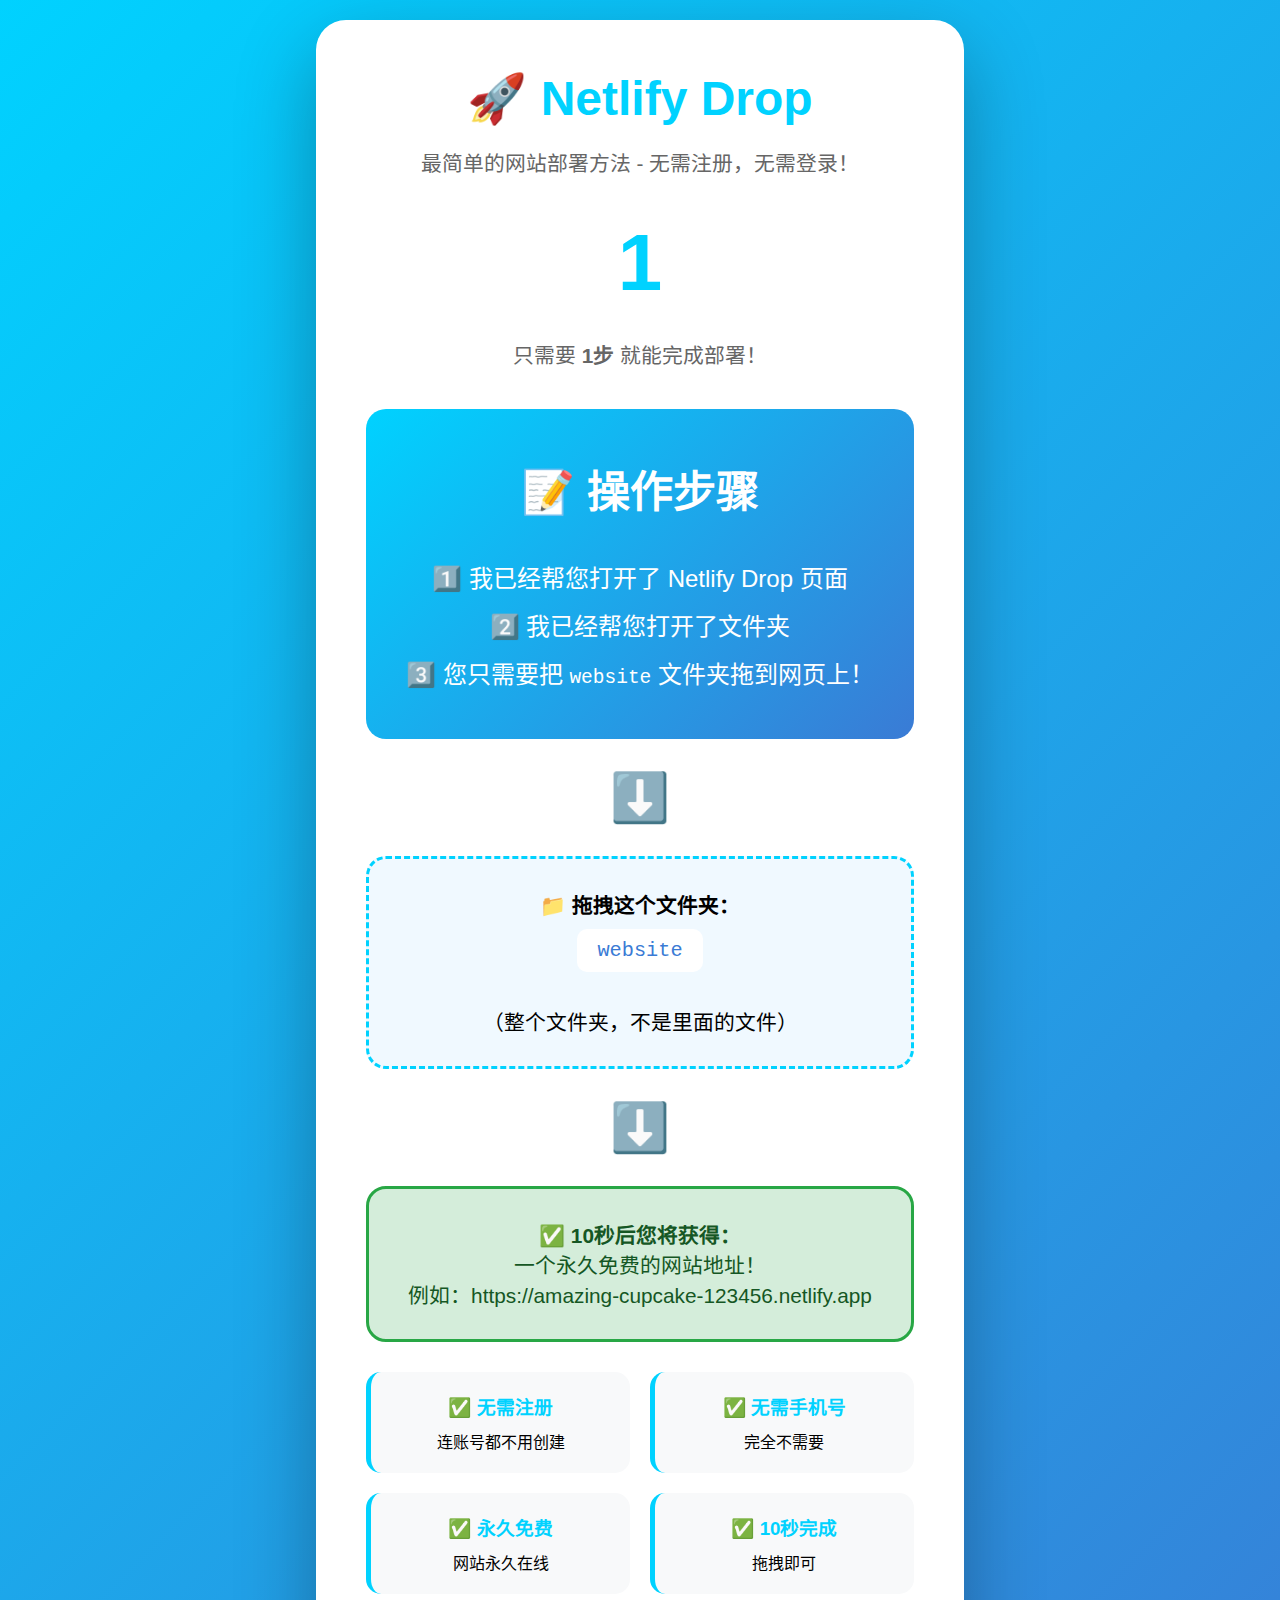
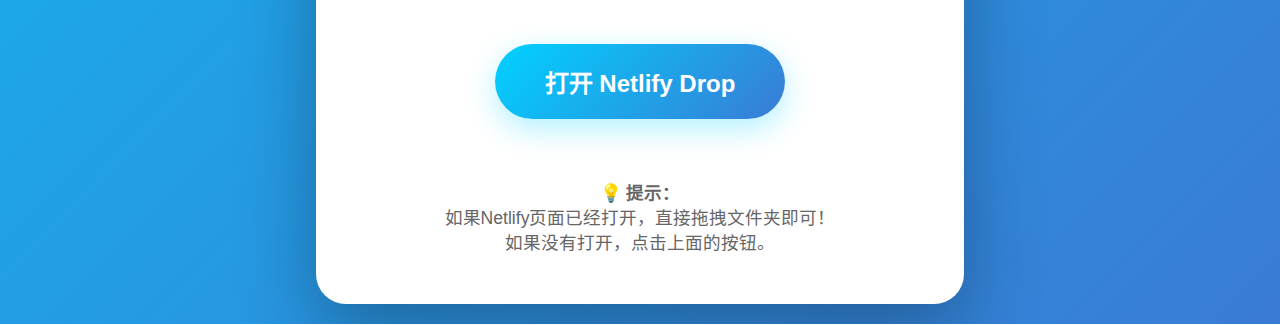
<file: website/Netlify部署说明.html>
<!DOCTYPE html>
<html lang="zh-CN">
<head>
    <meta charset="UTF-8">
    <meta name="viewport" content="width=device-width, initial-scale=1.0">
    <title>Netlify 一键部署 - 最简单的方法</title>
    <style>
        * {
            margin: 0;
            padding: 0;
            box-sizing: border-box;
        }
        
        body {
            font-family: "Microsoft YaHei", Arial, sans-serif;
            background: linear-gradient(135deg, #00d2ff 0%, #3a7bd5 100%);
            padding: 20px;
            min-height: 100vh;
            display: flex;
            align-items: center;
            justify-content: center;
        }
        
        .container {
            max-width: 800px;
            background: white;
            border-radius: 30px;
            padding: 50px;
            box-shadow: 0 30px 80px rgba(0,0,0,0.3);
            text-align: center;
        }
        
        h1 {
            color: #00d2ff;
            font-size: 3em;
            margin-bottom: 20px;
            animation: bounce 1s ease infinite;
        }
        
        @keyframes bounce {
            0%, 100% { transform: translateY(0); }
            50% { transform: translateY(-10px); }
        }
        
        .subtitle {
            color: #666;
            font-size: 1.3em;
            margin-bottom: 40px;
        }
        
        .big-number {
            font-size: 5em;
            font-weight: bold;
            color: #00d2ff;
            margin: 30px 0;
        }
        
        .instruction {
            background: linear-gradient(135deg, #00d2ff 0%, #3a7bd5 100%);
            color: white;
            padding: 40px;
            border-radius: 20px;
            margin: 30px 0;
            font-size: 1.5em;
            line-height: 2;
        }
        
        .instruction strong {
            font-size: 1.8em;
            display: block;
            margin-bottom: 20px;
        }
        
        .arrow {
            font-size: 3em;
            color: #00d2ff;
            margin: 20px 0;
            animation: pulse 1.5s ease infinite;
        }
        
        @keyframes pulse {
            0%, 100% { transform: scale(1); }
            50% { transform: scale(1.2); }
        }
        
        .folder-box {
            background: #f0f9ff;
            border: 3px dashed #00d2ff;
            padding: 30px;
            border-radius: 20px;
            margin: 30px 0;
            font-size: 1.3em;
        }
        
        .folder-box code {
            background: white;
            padding: 10px 20px;
            border-radius: 10px;
            color: #3a7bd5;
            font-size: 1.2em;
            display: inline-block;
            margin: 10px 0;
        }
        
        .success {
            background: #d4edda;
            border: 3px solid #28a745;
            color: #155724;
            padding: 30px;
            border-radius: 20px;
            margin: 30px 0;
            font-size: 1.3em;
        }
        
        .btn {
            display: inline-block;
            padding: 20px 50px;
            background: linear-gradient(135deg, #00d2ff 0%, #3a7bd5 100%);
            color: white;
            text-decoration: none;
            border-radius: 50px;
            font-size: 1.5em;
            font-weight: bold;
            margin: 20px 10px;
            transition: all 0.3s;
            box-shadow: 0 10px 30px rgba(0,210,255,0.3);
        }
        
        .btn:hover {
            transform: translateY(-5px);
            box-shadow: 0 15px 40px rgba(0,210,255,0.5);
        }
        
        .features {
            display: grid;
            grid-template-columns: repeat(2, 1fr);
            gap: 20px;
            margin: 30px 0;
        }
        
        .feature {
            background: #f8f9fa;
            padding: 20px;
            border-radius: 15px;
            border-left: 5px solid #00d2ff;
        }
        
        .feature h3 {
            color: #00d2ff;
            margin-bottom: 10px;
        }
    </style>
</head>
<body>
    <div class="container">
        <h1>🚀 Netlify Drop</h1>
        <div class="subtitle">最简单的网站部署方法 - 无需注册，无需登录！</div>
        
        <div class="big-number">1</div>
        <div class="subtitle">只需要 <strong>1步</strong> 就能完成部署！</div>
        
        <div class="instruction">
            <strong>📝 操作步骤</strong>
            1️⃣ 我已经帮您打开了 Netlify Drop 页面<br>
            2️⃣ 我已经帮您打开了文件夹<br>
            3️⃣ 您只需要把 <code>website</code> 文件夹拖到网页上！
        </div>
        
        <div class="arrow">⬇️</div>
        
        <div class="folder-box">
            <strong>📁 拖拽这个文件夹：</strong><br>
            <code>website</code><br>
            <br>
            （整个文件夹，不是里面的文件）
        </div>
        
        <div class="arrow">⬇️</div>
        
        <div class="success">
            <strong>✅ 10秒后您将获得：</strong><br>
            一个永久免费的网站地址！<br>
            例如：https://amazing-cupcake-123456.netlify.app
        </div>
        
        <div class="features">
            <div class="feature">
                <h3>✅ 无需注册</h3>
                <p>连账号都不用创建</p>
            </div>
            <div class="feature">
                <h3>✅ 无需手机号</h3>
                <p>完全不需要</p>
            </div>
            <div class="feature">
                <h3>✅ 永久免费</h3>
                <p>网站永久在线</p>
            </div>
            <div class="feature">
                <h3>✅ 10秒完成</h3>
                <p>拖拽即可</p>
            </div>
        </div>
        
        <a href="https://app.netlify.com/drop" class="btn" target="_blank">打开 Netlify Drop</a>
        
        <div style="margin-top: 40px; color: #666; font-size: 1.1em;">
            <strong>💡 提示：</strong><br>
            如果Netlify页面已经打开，直接拖拽文件夹即可！<br>
            如果没有打开，点击上面的按钮。
        </div>
    </div>
</body>
</html>
</file>
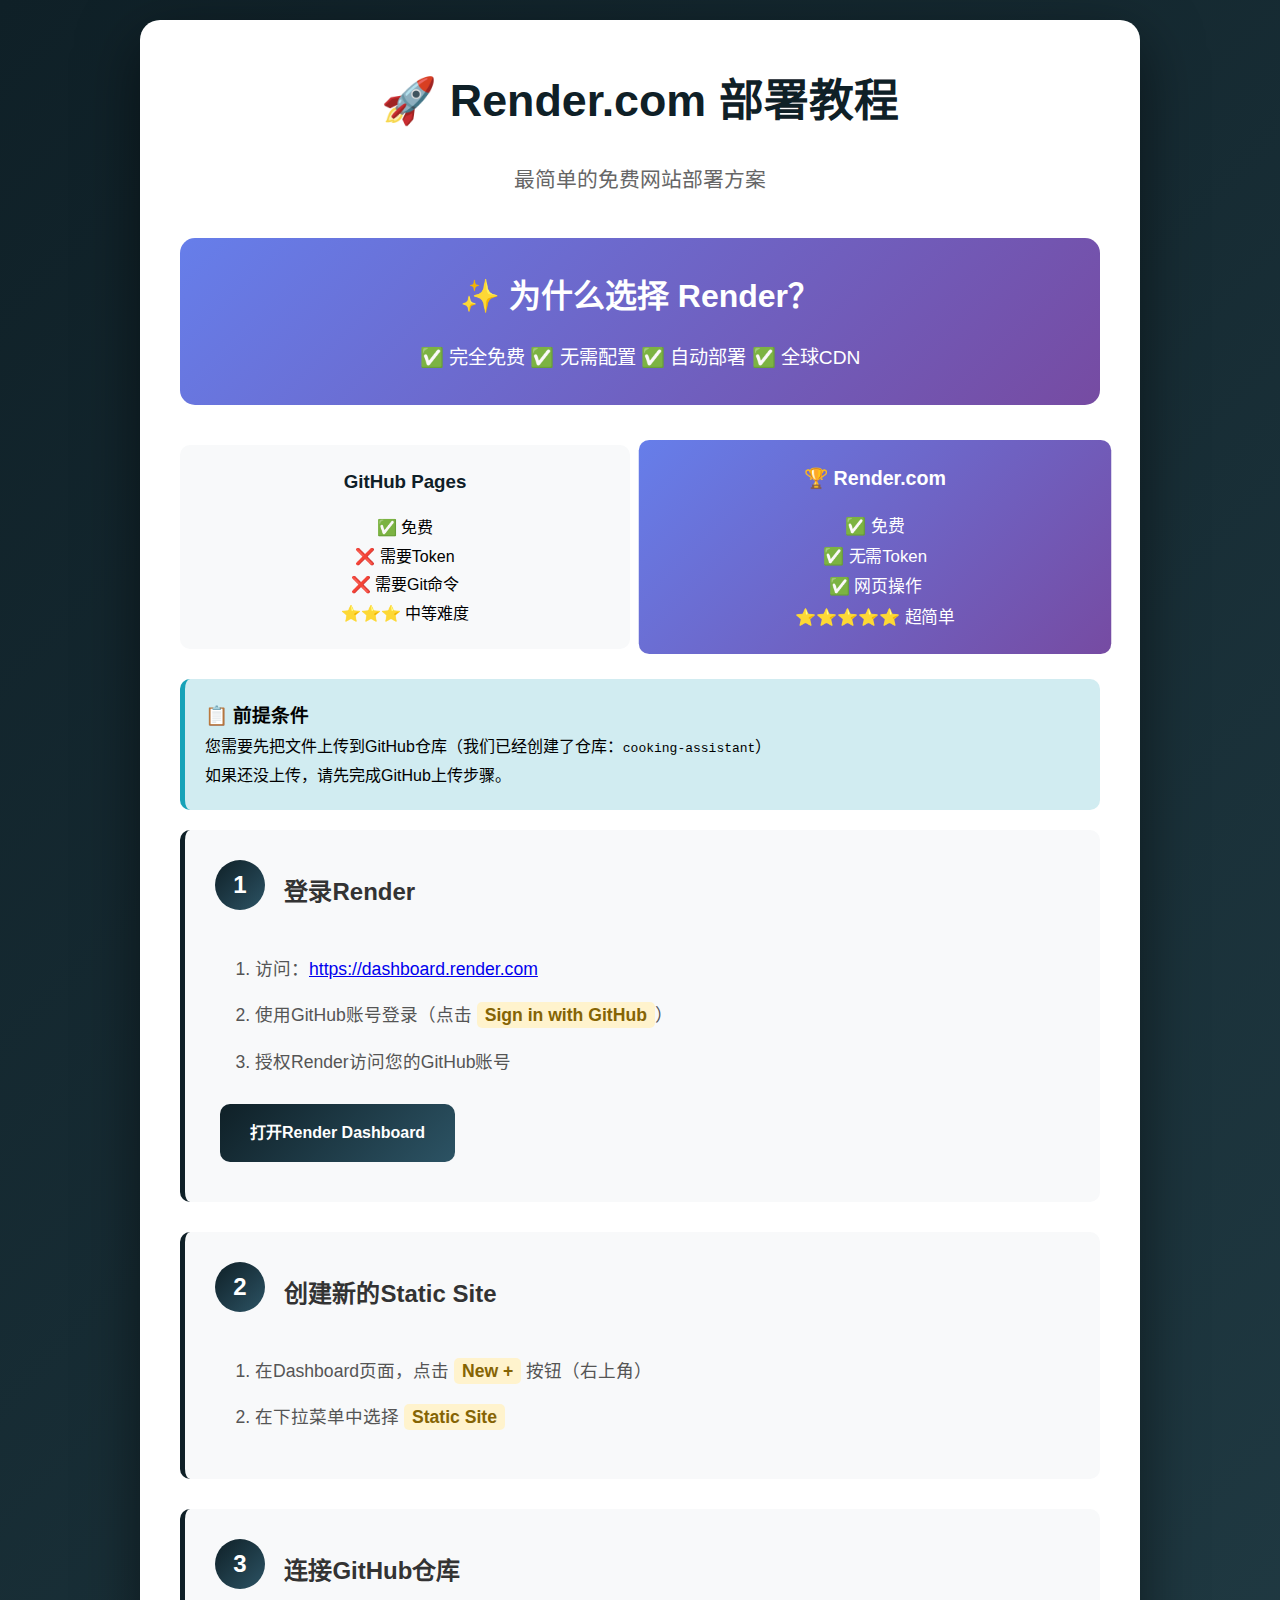
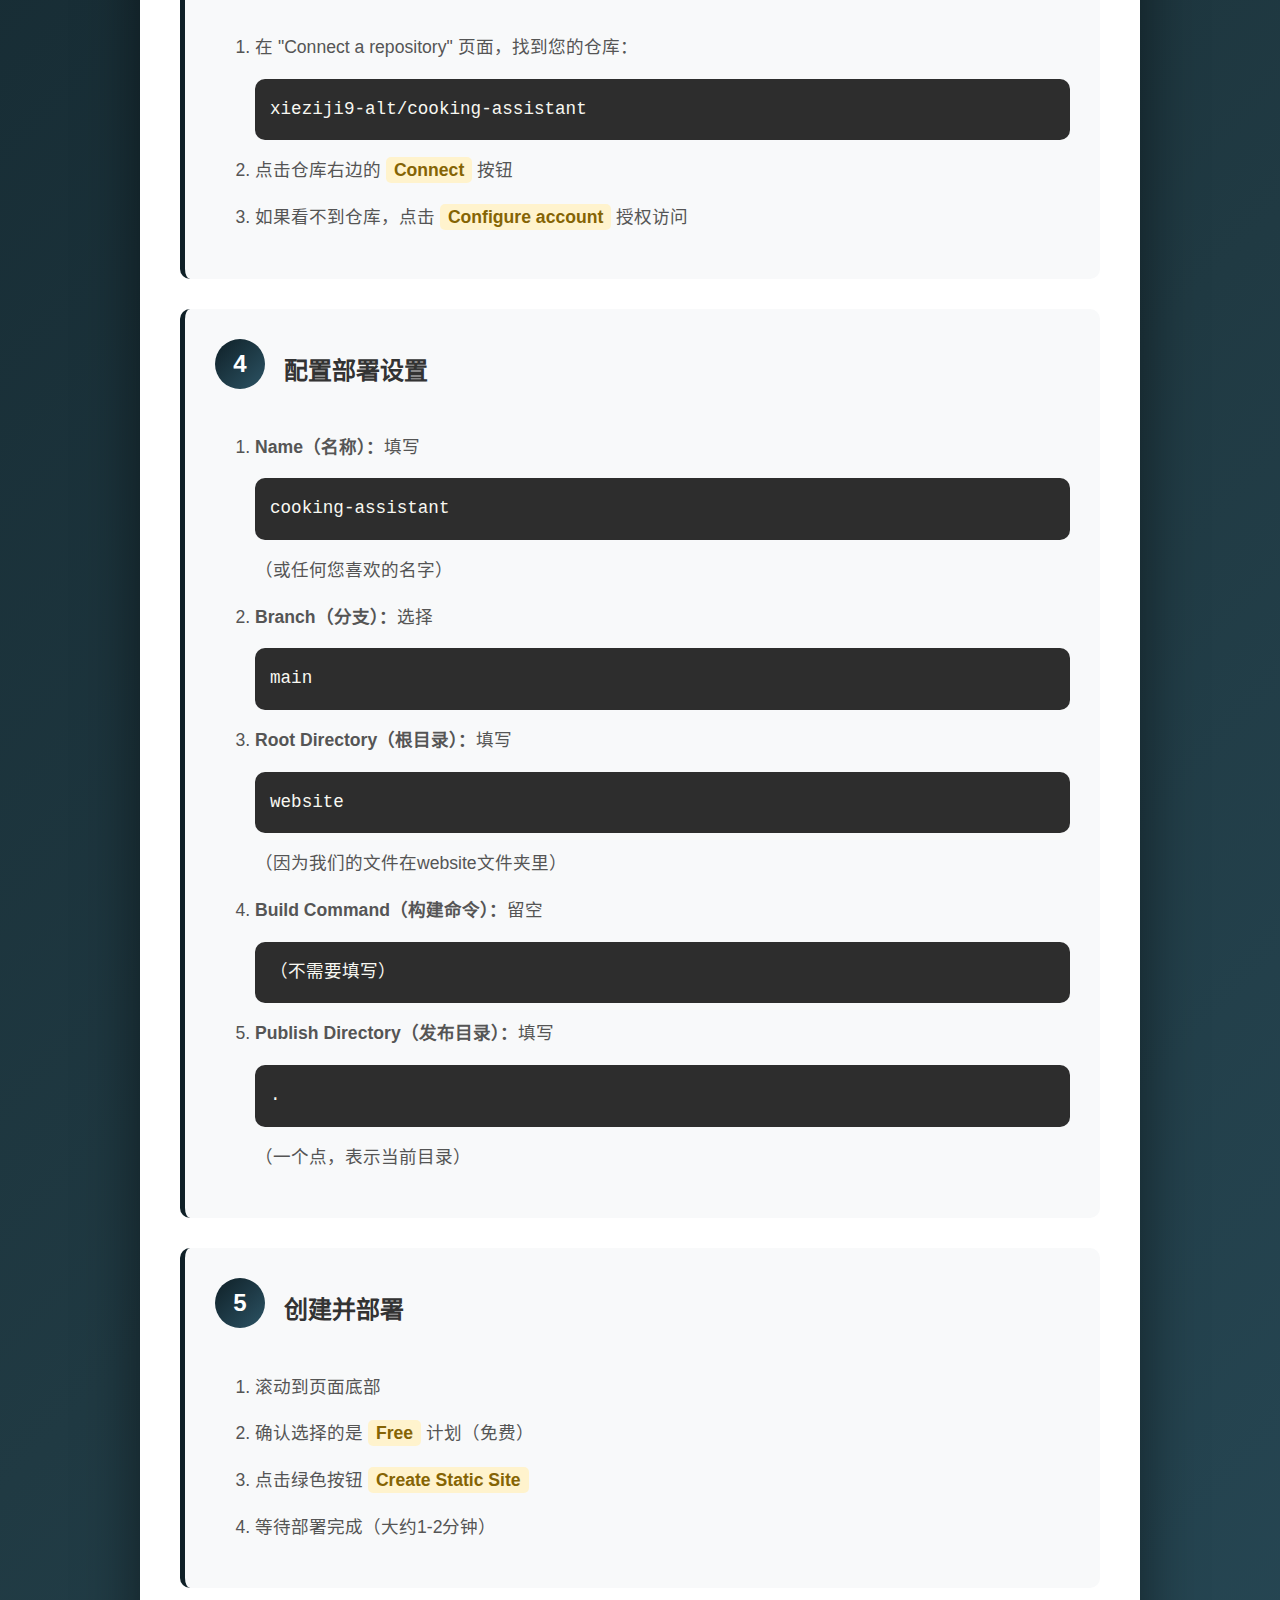
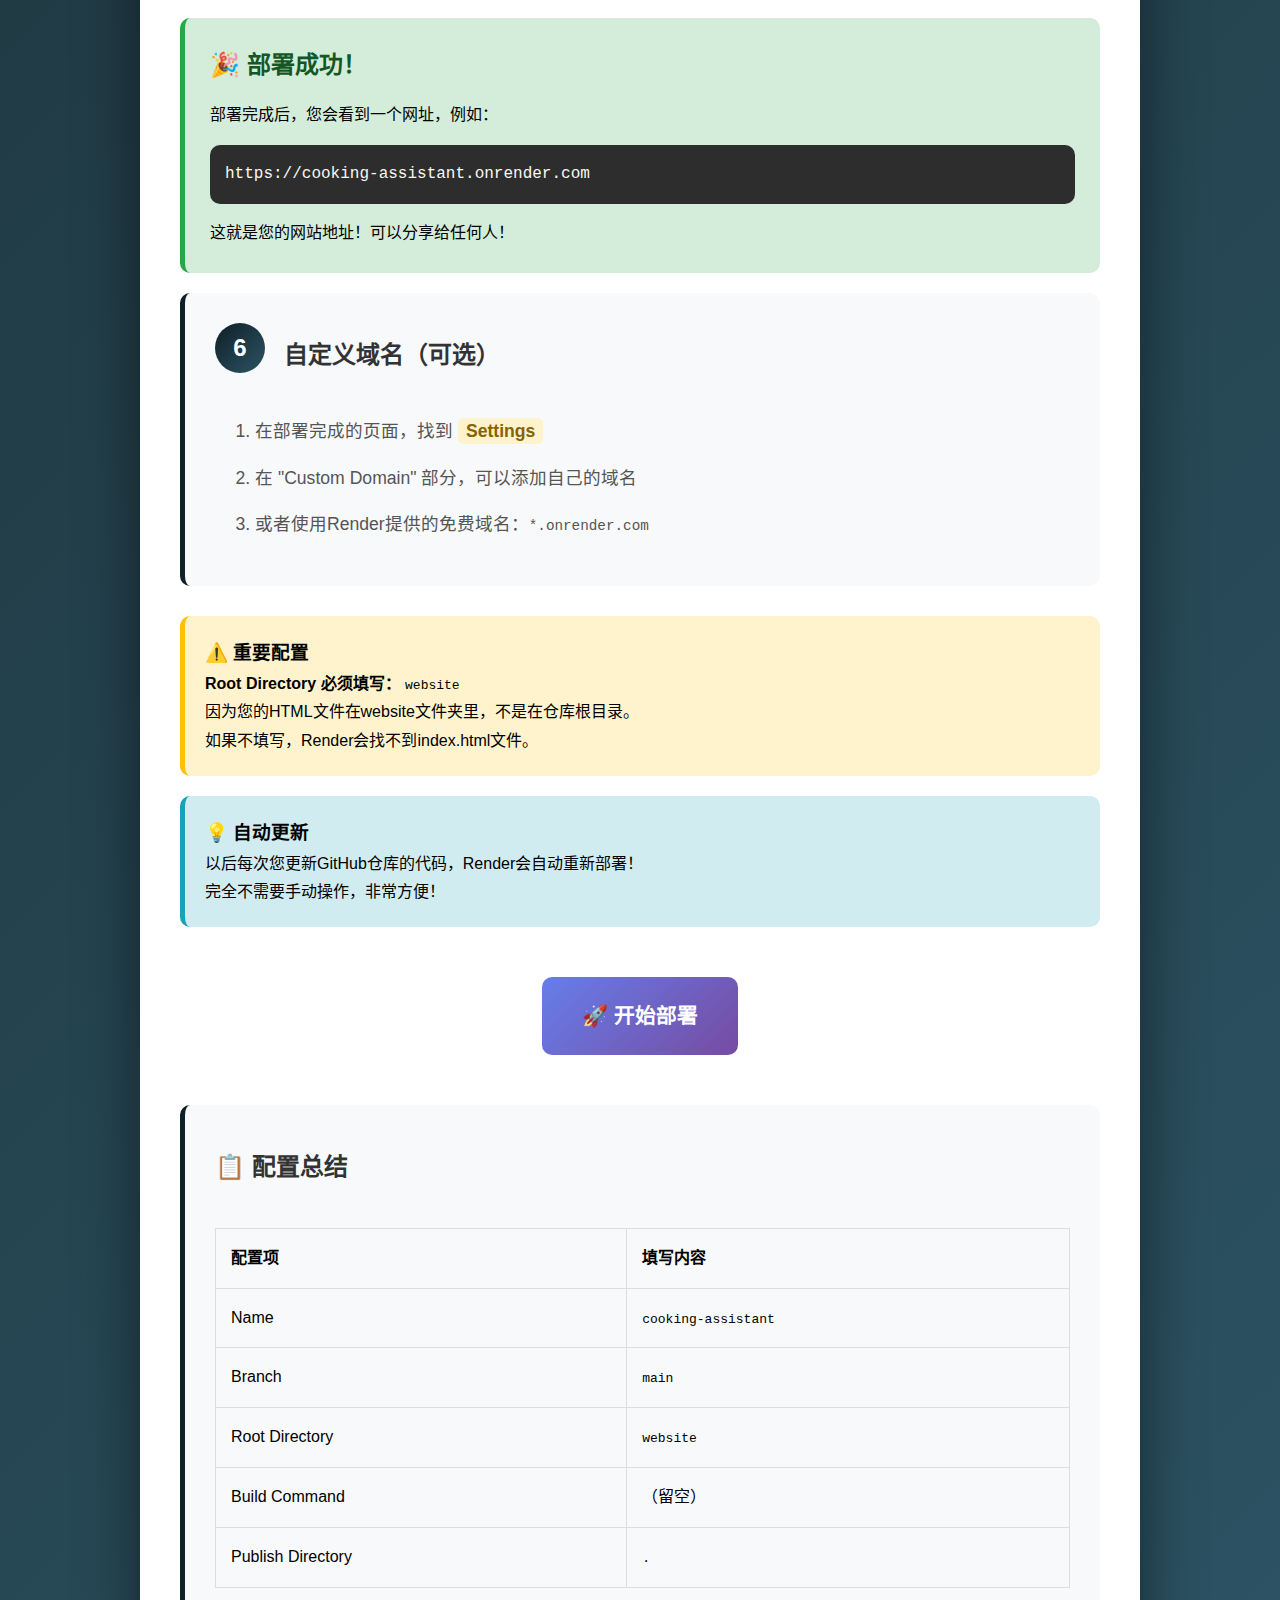
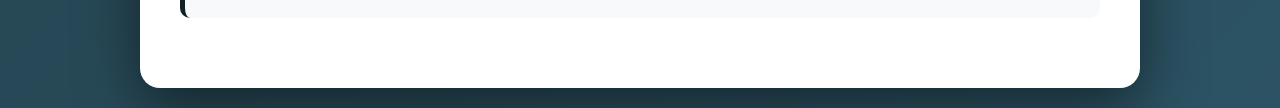
<file: website/Render一键部署教程.html>
<!DOCTYPE html>
<html lang="zh-CN">
<head>
    <meta charset="UTF-8">
    <meta name="viewport" content="width=device-width, initial-scale=1.0">
    <title>Render.com 一键部署教程</title>
    <style>
        * {
            margin: 0;
            padding: 0;
            box-sizing: border-box;
        }
        
        body {
            font-family: "Microsoft YaHei", Arial, sans-serif;
            background: linear-gradient(135deg, #0f2027 0%, #203a43 50%, #2c5364 100%);
            padding: 20px;
            line-height: 1.8;
        }
        
        .container {
            max-width: 1000px;
            margin: 0 auto;
            background: white;
            border-radius: 20px;
            padding: 40px;
            box-shadow: 0 20px 60px rgba(0,0,0,0.5);
        }
        
        h1 {
            color: #0f2027;
            text-align: center;
            margin-bottom: 20px;
            font-size: 2.8em;
        }
        
        .subtitle {
            text-align: center;
            color: #666;
            font-size: 1.3em;
            margin-bottom: 40px;
        }
        
        .highlight-box {
            background: linear-gradient(135deg, #667eea 0%, #764ba2 100%);
            color: white;
            padding: 30px;
            border-radius: 15px;
            text-align: center;
            margin-bottom: 40px;
        }
        
        .highlight-box h2 {
            margin-bottom: 15px;
            font-size: 2em;
        }
        
        .highlight-box p {
            font-size: 1.2em;
        }
        
        .step {
            background: #f8f9fa;
            border-left: 5px solid #0f2027;
            padding: 30px;
            margin-bottom: 30px;
            border-radius: 10px;
            transition: all 0.3s;
        }
        
        .step:hover {
            box-shadow: 0 5px 20px rgba(0,0,0,0.1);
            transform: translateX(5px);
        }
        
        .step-number {
            display: inline-block;
            width: 50px;
            height: 50px;
            background: linear-gradient(135deg, #0f2027 0%, #2c5364 100%);
            color: white;
            border-radius: 50%;
            text-align: center;
            line-height: 50px;
            font-size: 24px;
            font-weight: bold;
            margin-right: 15px;
        }
        
        .step h2 {
            display: inline-block;
            color: #333;
            margin-bottom: 20px;
            vertical-align: top;
            margin-top: 10px;
        }
        
        .step ol {
            margin-left: 40px;
            margin-top: 20px;
        }
        
        .step li {
            margin-bottom: 15px;
            color: #555;
            font-size: 1.1em;
        }
        
        .code {
            background: #2d2d2d;
            color: #f8f8f2;
            padding: 15px;
            border-radius: 10px;
            font-family: "Consolas", monospace;
            margin: 15px 0;
            overflow-x: auto;
        }
        
        .highlight {
            background: #fff3cd;
            padding: 3px 8px;
            border-radius: 5px;
            color: #856404;
            font-weight: bold;
        }
        
        .btn {
            display: inline-block;
            padding: 15px 30px;
            background: linear-gradient(135deg, #0f2027 0%, #2c5364 100%);
            color: white;
            text-decoration: none;
            border-radius: 10px;
            font-weight: bold;
            margin: 10px 5px;
            transition: all 0.3s;
        }
        
        .btn:hover {
            transform: translateY(-3px);
            box-shadow: 0 5px 20px rgba(15, 32, 39, 0.4);
        }
        
        .btn-primary {
            background: linear-gradient(135deg, #667eea 0%, #764ba2 100%);
            font-size: 1.3em;
            padding: 20px 40px;
        }
        
        .success {
            background: #d4edda;
            border-left: 5px solid #28a745;
            padding: 25px;
            border-radius: 10px;
            margin: 20px 0;
        }
        
        .success h3 {
            color: #155724;
            margin-bottom: 15px;
            font-size: 1.5em;
        }
        
        .warning {
            background: #fff3cd;
            border-left: 5px solid #ffc107;
            padding: 20px;
            border-radius: 10px;
            margin: 20px 0;
        }
        
        .info {
            background: #d1ecf1;
            border-left: 5px solid #17a2b8;
            padding: 20px;
            border-radius: 10px;
            margin: 20px 0;
        }
        
        .comparison {
            display: grid;
            grid-template-columns: repeat(2, 1fr);
            gap: 20px;
            margin: 30px 0;
        }
        
        .comparison-item {
            background: #f8f9fa;
            padding: 20px;
            border-radius: 10px;
            text-align: center;
        }
        
        .comparison-item h3 {
            color: #0f2027;
            margin-bottom: 15px;
        }
        
        .comparison-item.recommended {
            background: linear-gradient(135deg, #667eea 0%, #764ba2 100%);
            color: white;
            transform: scale(1.05);
        }
        
        .comparison-item.recommended h3 {
            color: white;
        }
    </style>
</head>
<body>
    <div class="container">
        <h1>🚀 Render.com 部署教程</h1>
        <div class="subtitle">最简单的免费网站部署方案</div>
        
        <div class="highlight-box">
            <h2>✨ 为什么选择 Render？</h2>
            <p>✅ 完全免费 ✅ 无需配置 ✅ 自动部署 ✅ 全球CDN</p>
        </div>
        
        <div class="comparison">
            <div class="comparison-item">
                <h3>GitHub Pages</h3>
                <p>✅ 免费<br>❌ 需要Token<br>❌ 需要Git命令<br>⭐⭐⭐ 中等难度</p>
            </div>
            <div class="comparison-item recommended">
                <h3>🏆 Render.com</h3>
                <p>✅ 免费<br>✅ 无需Token<br>✅ 网页操作<br>⭐⭐⭐⭐⭐ 超简单</p>
            </div>
        </div>
        
        <div class="info">
            <h3>📋 前提条件</h3>
            <p>您需要先把文件上传到GitHub仓库（我们已经创建了仓库：<code>cooking-assistant</code>）</p>
            <p>如果还没上传，请先完成GitHub上传步骤。</p>
        </div>
        
        <div class="step">
            <span class="step-number">1</span>
            <h2>登录Render</h2>
            <ol>
                <li>访问：<a href="https://dashboard.render.com" target="_blank">https://dashboard.render.com</a></li>
                <li>使用GitHub账号登录（点击 <span class="highlight">Sign in with GitHub</span>）</li>
                <li>授权Render访问您的GitHub账号</li>
            </ol>
            <a href="https://dashboard.render.com" class="btn" target="_blank">打开Render Dashboard</a>
        </div>
        
        <div class="step">
            <span class="step-number">2</span>
            <h2>创建新的Static Site</h2>
            <ol>
                <li>在Dashboard页面，点击 <span class="highlight">New +</span> 按钮（右上角）</li>
                <li>在下拉菜单中选择 <span class="highlight">Static Site</span></li>
            </ol>
        </div>
        
        <div class="step">
            <span class="step-number">3</span>
            <h2>连接GitHub仓库</h2>
            <ol>
                <li>在 "Connect a repository" 页面，找到您的仓库：
                    <div class="code">xieziji9-alt/cooking-assistant</div>
                </li>
                <li>点击仓库右边的 <span class="highlight">Connect</span> 按钮</li>
                <li>如果看不到仓库，点击 <span class="highlight">Configure account</span> 授权访问</li>
            </ol>
        </div>
        
        <div class="step">
            <span class="step-number">4</span>
            <h2>配置部署设置</h2>
            <ol>
                <li><strong>Name（名称）：</strong>填写
                    <div class="code">cooking-assistant</div>
                    （或任何您喜欢的名字）
                </li>
                
                <li><strong>Branch（分支）：</strong>选择
                    <div class="code">main</div>
                </li>
                
                <li><strong>Root Directory（根目录）：</strong>填写
                    <div class="code">website</div>
                    （因为我们的文件在website文件夹里）
                </li>
                
                <li><strong>Build Command（构建命令）：</strong>留空
                    <div class="code">（不需要填写）</div>
                </li>
                
                <li><strong>Publish Directory（发布目录）：</strong>填写
                    <div class="code">.</div>
                    （一个点，表示当前目录）
                </li>
            </ol>
        </div>
        
        <div class="step">
            <span class="step-number">5</span>
            <h2>创建并部署</h2>
            <ol>
                <li>滚动到页面底部</li>
                <li>确认选择的是 <span class="highlight">Free</span> 计划（免费）</li>
                <li>点击绿色按钮 <span class="highlight">Create Static Site</span></li>
                <li>等待部署完成（大约1-2分钟）</li>
            </ol>
        </div>
        
        <div class="success">
            <h3>🎉 部署成功！</h3>
            <p>部署完成后，您会看到一个网址，例如：</p>
            <div class="code">https://cooking-assistant.onrender.com</div>
            <p>这就是您的网站地址！可以分享给任何人！</p>
        </div>
        
        <div class="step">
            <span class="step-number">6</span>
            <h2>自定义域名（可选）</h2>
            <ol>
                <li>在部署完成的页面，找到 <span class="highlight">Settings</span></li>
                <li>在 "Custom Domain" 部分，可以添加自己的域名</li>
                <li>或者使用Render提供的免费域名：<code>*.onrender.com</code></li>
            </ol>
        </div>
        
        <div class="warning">
            <h3>⚠️ 重要配置</h3>
            <p><strong>Root Directory 必须填写：</strong> <code>website</code></p>
            <p>因为您的HTML文件在website文件夹里，不是在仓库根目录。</p>
            <p>如果不填写，Render会找不到index.html文件。</p>
        </div>
        
        <div class="info">
            <h3>💡 自动更新</h3>
            <p>以后每次您更新GitHub仓库的代码，Render会自动重新部署！</p>
            <p>完全不需要手动操作，非常方便！</p>
        </div>
        
        <div style="text-align: center; margin-top: 40px;">
            <a href="https://dashboard.render.com" class="btn btn-primary" target="_blank">🚀 开始部署</a>
        </div>
        
        <div class="step" style="margin-top: 40px;">
            <h2>📋 配置总结</h2>
            <table style="width: 100%; border-collapse: collapse; margin-top: 20px;">
                <tr style="background: #f8f9fa;">
                    <th style="padding: 15px; text-align: left; border: 1px solid #ddd;">配置项</th>
                    <th style="padding: 15px; text-align: left; border: 1px solid #ddd;">填写内容</th>
                </tr>
                <tr>
                    <td style="padding: 15px; border: 1px solid #ddd;">Name</td>
                    <td style="padding: 15px; border: 1px solid #ddd;"><code>cooking-assistant</code></td>
                </tr>
                <tr>
                    <td style="padding: 15px; border: 1px solid #ddd;">Branch</td>
                    <td style="padding: 15px; border: 1px solid #ddd;"><code>main</code></td>
                </tr>
                <tr>
                    <td style="padding: 15px; border: 1px solid #ddd;">Root Directory</td>
                    <td style="padding: 15px; border: 1px solid #ddd;"><code>website</code></td>
                </tr>
                <tr>
                    <td style="padding: 15px; border: 1px solid #ddd;">Build Command</td>
                    <td style="padding: 15px; border: 1px solid #ddd;">（留空）</td>
                </tr>
                <tr>
                    <td style="padding: 15px; border: 1px solid #ddd;">Publish Directory</td>
                    <td style="padding: 15px; border: 1px solid #ddd;"><code>.</code></td>
                </tr>
            </table>
        </div>
    </div>
</body>
</html>
</file>
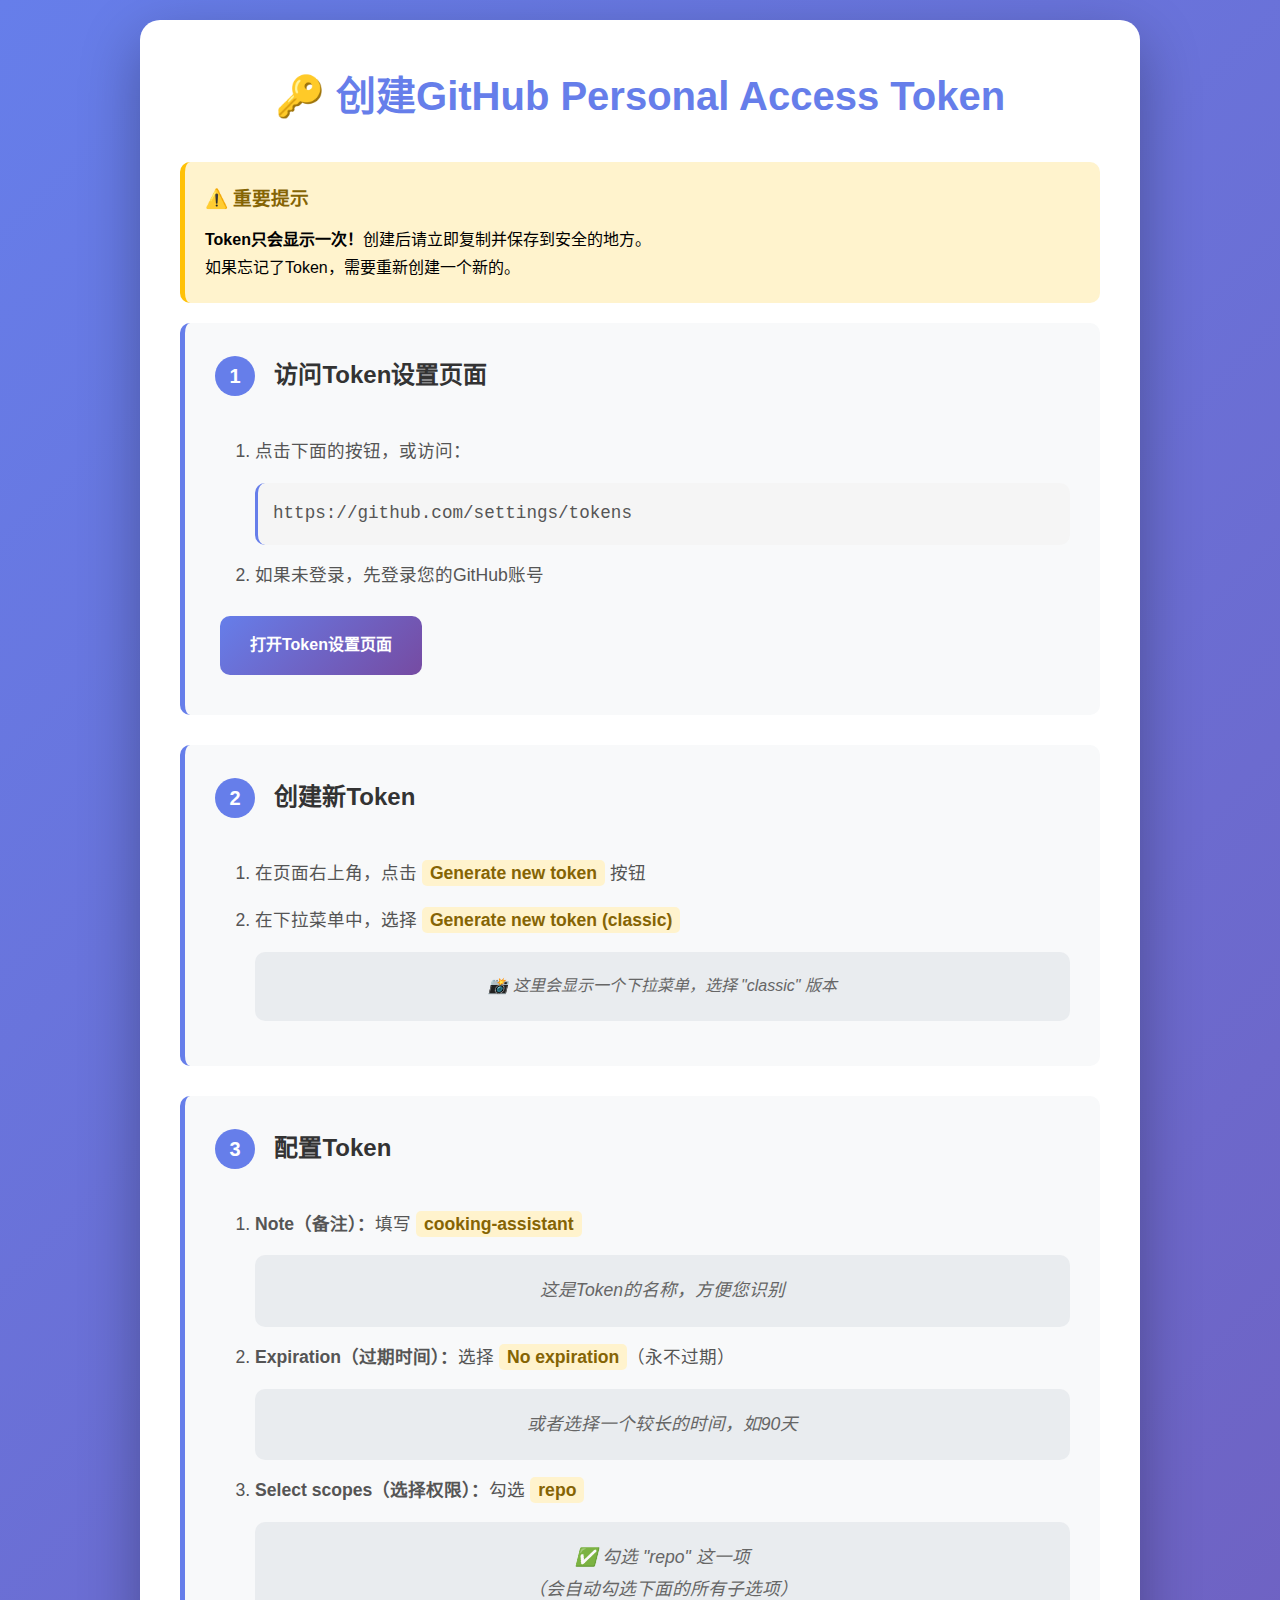
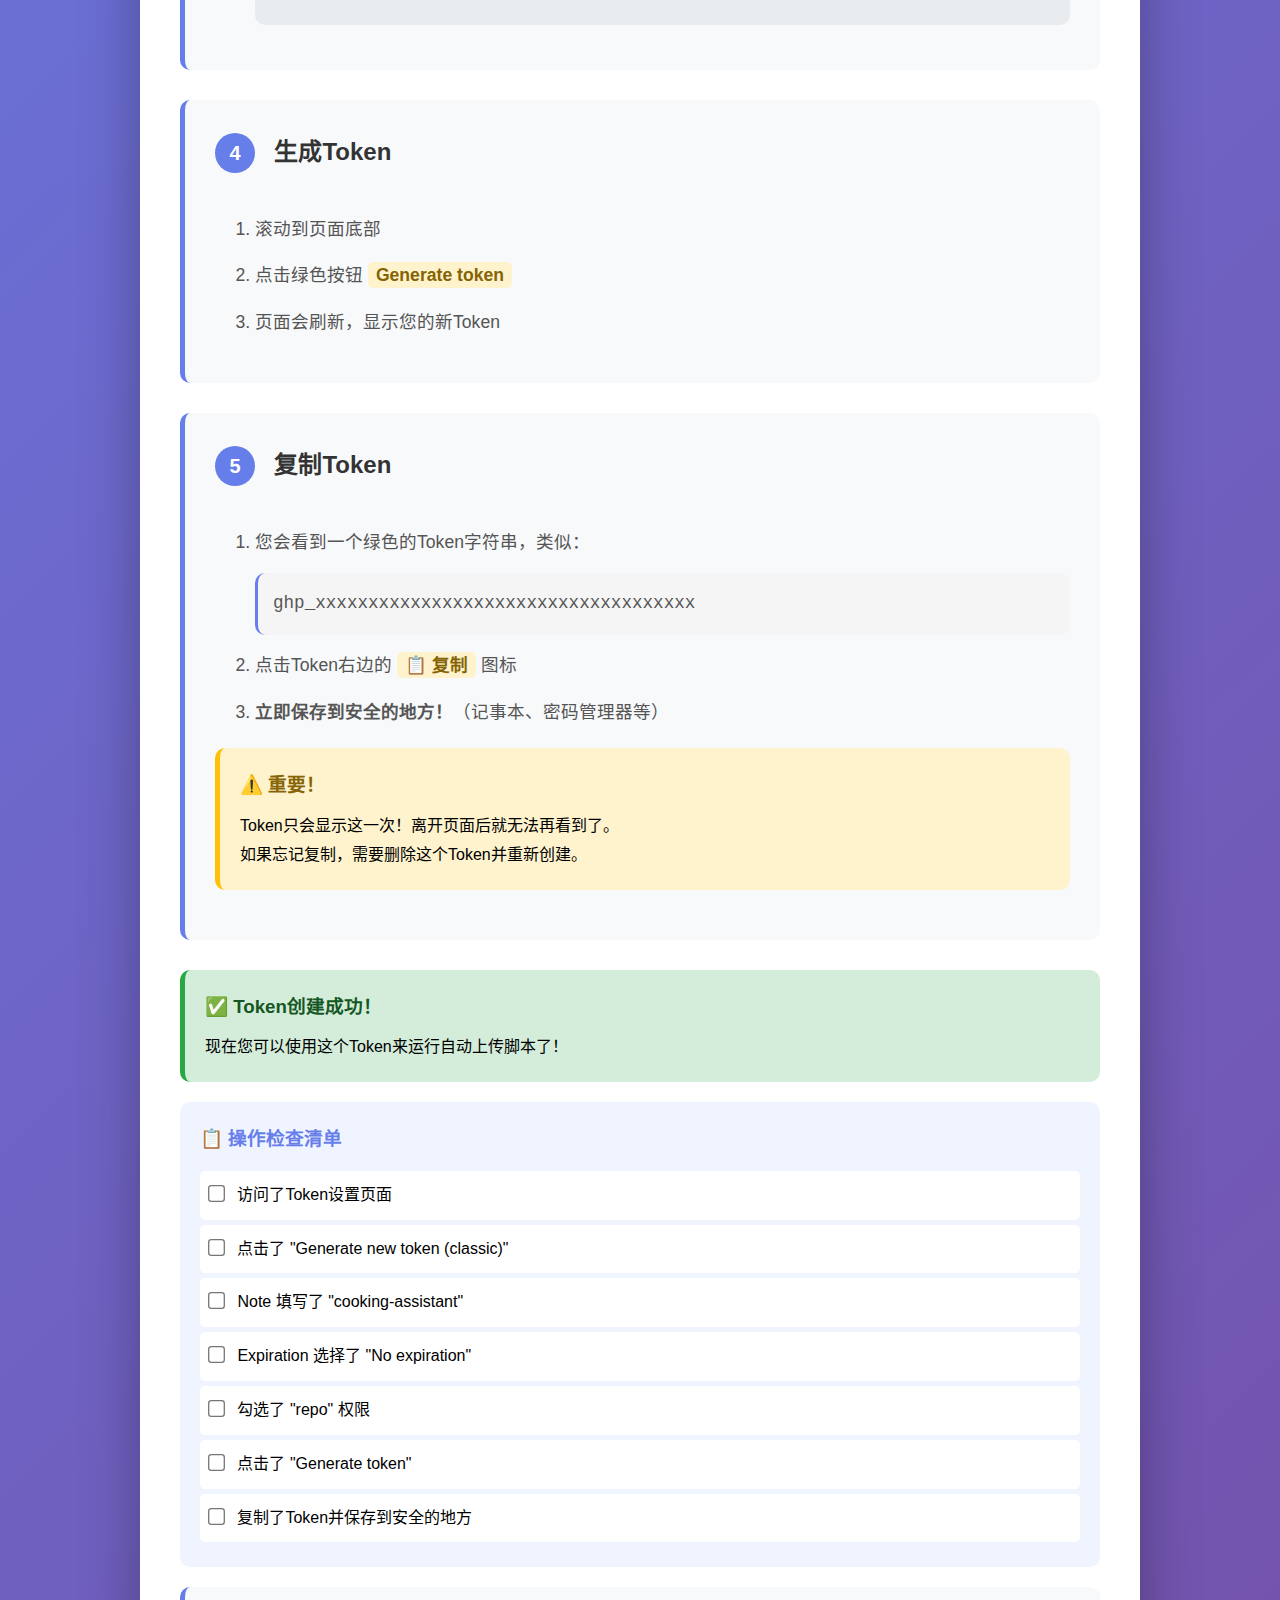
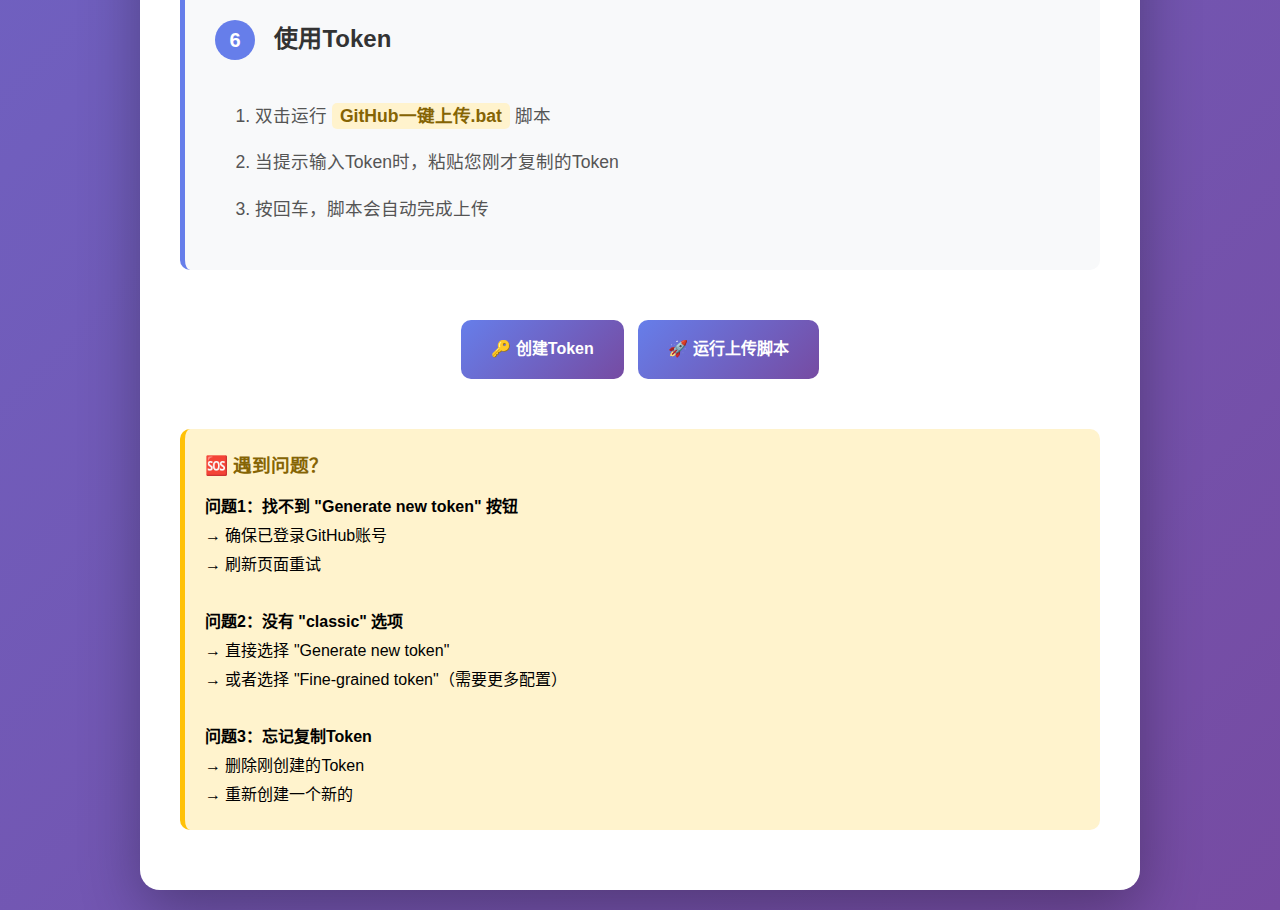
<file: website/创建GitHub-Token教程.html>
<!DOCTYPE html>
<html lang="zh-CN">
<head>
    <meta charset="UTF-8">
    <meta name="viewport" content="width=device-width, initial-scale=1.0">
    <title>创建GitHub Token - 详细教程</title>
    <style>
        * {
            margin: 0;
            padding: 0;
            box-sizing: border-box;
        }
        
        body {
            font-family: "Microsoft YaHei", Arial, sans-serif;
            background: linear-gradient(135deg, #667eea 0%, #764ba2 100%);
            padding: 20px;
            line-height: 1.8;
        }
        
        .container {
            max-width: 1000px;
            margin: 0 auto;
            background: white;
            border-radius: 20px;
            padding: 40px;
            box-shadow: 0 20px 60px rgba(0,0,0,0.3);
        }
        
        h1 {
            color: #667eea;
            text-align: center;
            margin-bottom: 30px;
            font-size: 2.5em;
        }
        
        .step {
            background: #f8f9fa;
            border-left: 5px solid #667eea;
            padding: 30px;
            margin-bottom: 30px;
            border-radius: 10px;
        }
        
        .step-number {
            display: inline-block;
            width: 40px;
            height: 40px;
            background: #667eea;
            color: white;
            border-radius: 50%;
            text-align: center;
            line-height: 40px;
            font-size: 20px;
            font-weight: bold;
            margin-right: 15px;
        }
        
        .step h2 {
            display: inline-block;
            color: #333;
            margin-bottom: 20px;
        }
        
        .step ol {
            margin-left: 40px;
            margin-top: 20px;
        }
        
        .step li {
            margin-bottom: 15px;
            color: #555;
            font-size: 1.1em;
        }
        
        .highlight {
            background: #fff3cd;
            padding: 3px 8px;
            border-radius: 5px;
            color: #856404;
            font-weight: bold;
        }
        
        .code {
            background: #f5f5f5;
            padding: 15px;
            border-radius: 10px;
            font-family: "Consolas", monospace;
            margin: 15px 0;
            border-left: 3px solid #667eea;
        }
        
        .warning {
            background: #fff3cd;
            border-left: 5px solid #ffc107;
            padding: 20px;
            border-radius: 10px;
            margin: 20px 0;
        }
        
        .warning h3 {
            color: #856404;
            margin-bottom: 10px;
        }
        
        .success {
            background: #d4edda;
            border-left: 5px solid #28a745;
            padding: 20px;
            border-radius: 10px;
            margin: 20px 0;
        }
        
        .success h3 {
            color: #155724;
            margin-bottom: 10px;
        }
        
        .btn {
            display: inline-block;
            padding: 15px 30px;
            background: linear-gradient(135deg, #667eea 0%, #764ba2 100%);
            color: white;
            text-decoration: none;
            border-radius: 10px;
            font-weight: bold;
            margin: 10px 5px;
            transition: all 0.3s;
        }
        
        .btn:hover {
            transform: translateY(-3px);
            box-shadow: 0 5px 20px rgba(102, 126, 234, 0.4);
        }
        
        .screenshot {
            background: #e9ecef;
            padding: 20px;
            border-radius: 10px;
            margin: 15px 0;
            text-align: center;
            color: #666;
            font-style: italic;
        }
        
        .checklist {
            background: #f0f4ff;
            padding: 20px;
            border-radius: 10px;
            margin: 20px 0;
        }
        
        .checklist h3 {
            color: #667eea;
            margin-bottom: 15px;
        }
        
        .checklist label {
            display: block;
            padding: 10px;
            margin: 5px 0;
            background: white;
            border-radius: 5px;
            cursor: pointer;
            transition: all 0.3s;
        }
        
        .checklist label:hover {
            background: #e7f0ff;
        }
        
        .checklist input[type="checkbox"] {
            margin-right: 10px;
            transform: scale(1.3);
        }
    </style>
</head>
<body>
    <div class="container">
        <h1>🔑 创建GitHub Personal Access Token</h1>
        
        <div class="warning">
            <h3>⚠️ 重要提示</h3>
            <p><strong>Token只会显示一次！</strong>创建后请立即复制并保存到安全的地方。</p>
            <p>如果忘记了Token，需要重新创建一个新的。</p>
        </div>
        
        <div class="step">
            <span class="step-number">1</span>
            <h2>访问Token设置页面</h2>
            <ol>
                <li>点击下面的按钮，或访问：<br>
                    <div class="code">https://github.com/settings/tokens</div>
                </li>
                <li>如果未登录，先登录您的GitHub账号</li>
            </ol>
            <a href="https://github.com/settings/tokens" class="btn" target="_blank">打开Token设置页面</a>
        </div>
        
        <div class="step">
            <span class="step-number">2</span>
            <h2>创建新Token</h2>
            <ol>
                <li>在页面右上角，点击 <span class="highlight">Generate new token</span> 按钮</li>
                <li>在下拉菜单中，选择 <span class="highlight">Generate new token (classic)</span></li>
                <div class="screenshot">
                    📸 这里会显示一个下拉菜单，选择 "classic" 版本
                </div>
            </ol>
        </div>
        
        <div class="step">
            <span class="step-number">3</span>
            <h2>配置Token</h2>
            <ol>
                <li><strong>Note（备注）：</strong>填写 <span class="highlight">cooking-assistant</span>
                    <div class="screenshot">这是Token的名称，方便您识别</div>
                </li>
                
                <li><strong>Expiration（过期时间）：</strong>选择 <span class="highlight">No expiration</span>（永不过期）
                    <div class="screenshot">或者选择一个较长的时间，如90天</div>
                </li>
                
                <li><strong>Select scopes（选择权限）：</strong>勾选 <span class="highlight">repo</span>
                    <div class="screenshot">
                        ✅ 勾选 "repo" 这一项<br>
                        （会自动勾选下面的所有子选项）
                    </div>
                </li>
            </ol>
        </div>
        
        <div class="step">
            <span class="step-number">4</span>
            <h2>生成Token</h2>
            <ol>
                <li>滚动到页面底部</li>
                <li>点击绿色按钮 <span class="highlight">Generate token</span></li>
                <li>页面会刷新，显示您的新Token</li>
            </ol>
        </div>
        
        <div class="step">
            <span class="step-number">5</span>
            <h2>复制Token</h2>
            <ol>
                <li>您会看到一个绿色的Token字符串，类似：
                    <div class="code">ghp_xxxxxxxxxxxxxxxxxxxxxxxxxxxxxxxxxxxx</div>
                </li>
                <li>点击Token右边的 <span class="highlight">📋 复制</span> 图标</li>
                <li><strong>立即保存到安全的地方！</strong>（记事本、密码管理器等）</li>
            </ol>
            
            <div class="warning">
                <h3>⚠️ 重要！</h3>
                <p>Token只会显示这一次！离开页面后就无法再看到了。</p>
                <p>如果忘记复制，需要删除这个Token并重新创建。</p>
            </div>
        </div>
        
        <div class="success">
            <h3>✅ Token创建成功！</h3>
            <p>现在您可以使用这个Token来运行自动上传脚本了！</p>
        </div>
        
        <div class="checklist">
            <h3>📋 操作检查清单</h3>
            <label>
                <input type="checkbox"> 访问了Token设置页面
            </label>
            <label>
                <input type="checkbox"> 点击了 "Generate new token (classic)"
            </label>
            <label>
                <input type="checkbox"> Note 填写了 "cooking-assistant"
            </label>
            <label>
                <input type="checkbox"> Expiration 选择了 "No expiration"
            </label>
            <label>
                <input type="checkbox"> 勾选了 "repo" 权限
            </label>
            <label>
                <input type="checkbox"> 点击了 "Generate token"
            </label>
            <label>
                <input type="checkbox"> 复制了Token并保存到安全的地方
            </label>
        </div>
        
        <div class="step">
            <span class="step-number">6</span>
            <h2>使用Token</h2>
            <ol>
                <li>双击运行 <span class="highlight">GitHub一键上传.bat</span> 脚本</li>
                <li>当提示输入Token时，粘贴您刚才复制的Token</li>
                <li>按回车，脚本会自动完成上传</li>
            </ol>
        </div>
        
        <div style="text-align: center; margin-top: 40px;">
            <a href="https://github.com/settings/tokens" class="btn" target="_blank">🔑 创建Token</a>
            <a href="#" class="btn" onclick="alert('请双击运行：GitHub一键上传.bat'); return false;">🚀 运行上传脚本</a>
        </div>
        
        <div class="warning" style="margin-top: 40px;">
            <h3>🆘 遇到问题？</h3>
            <p><strong>问题1：找不到 "Generate new token" 按钮</strong></p>
            <p>→ 确保已登录GitHub账号</p>
            <p>→ 刷新页面重试</p>
            <br>
            <p><strong>问题2：没有 "classic" 选项</strong></p>
            <p>→ 直接选择 "Generate new token"</p>
            <p>→ 或者选择 "Fine-grained token"（需要更多配置）</p>
            <br>
            <p><strong>问题3：忘记复制Token</strong></p>
            <p>→ 删除刚创建的Token</p>
            <p>→ 重新创建一个新的</p>
        </div>
    </div>
</body>
</html>
</file>
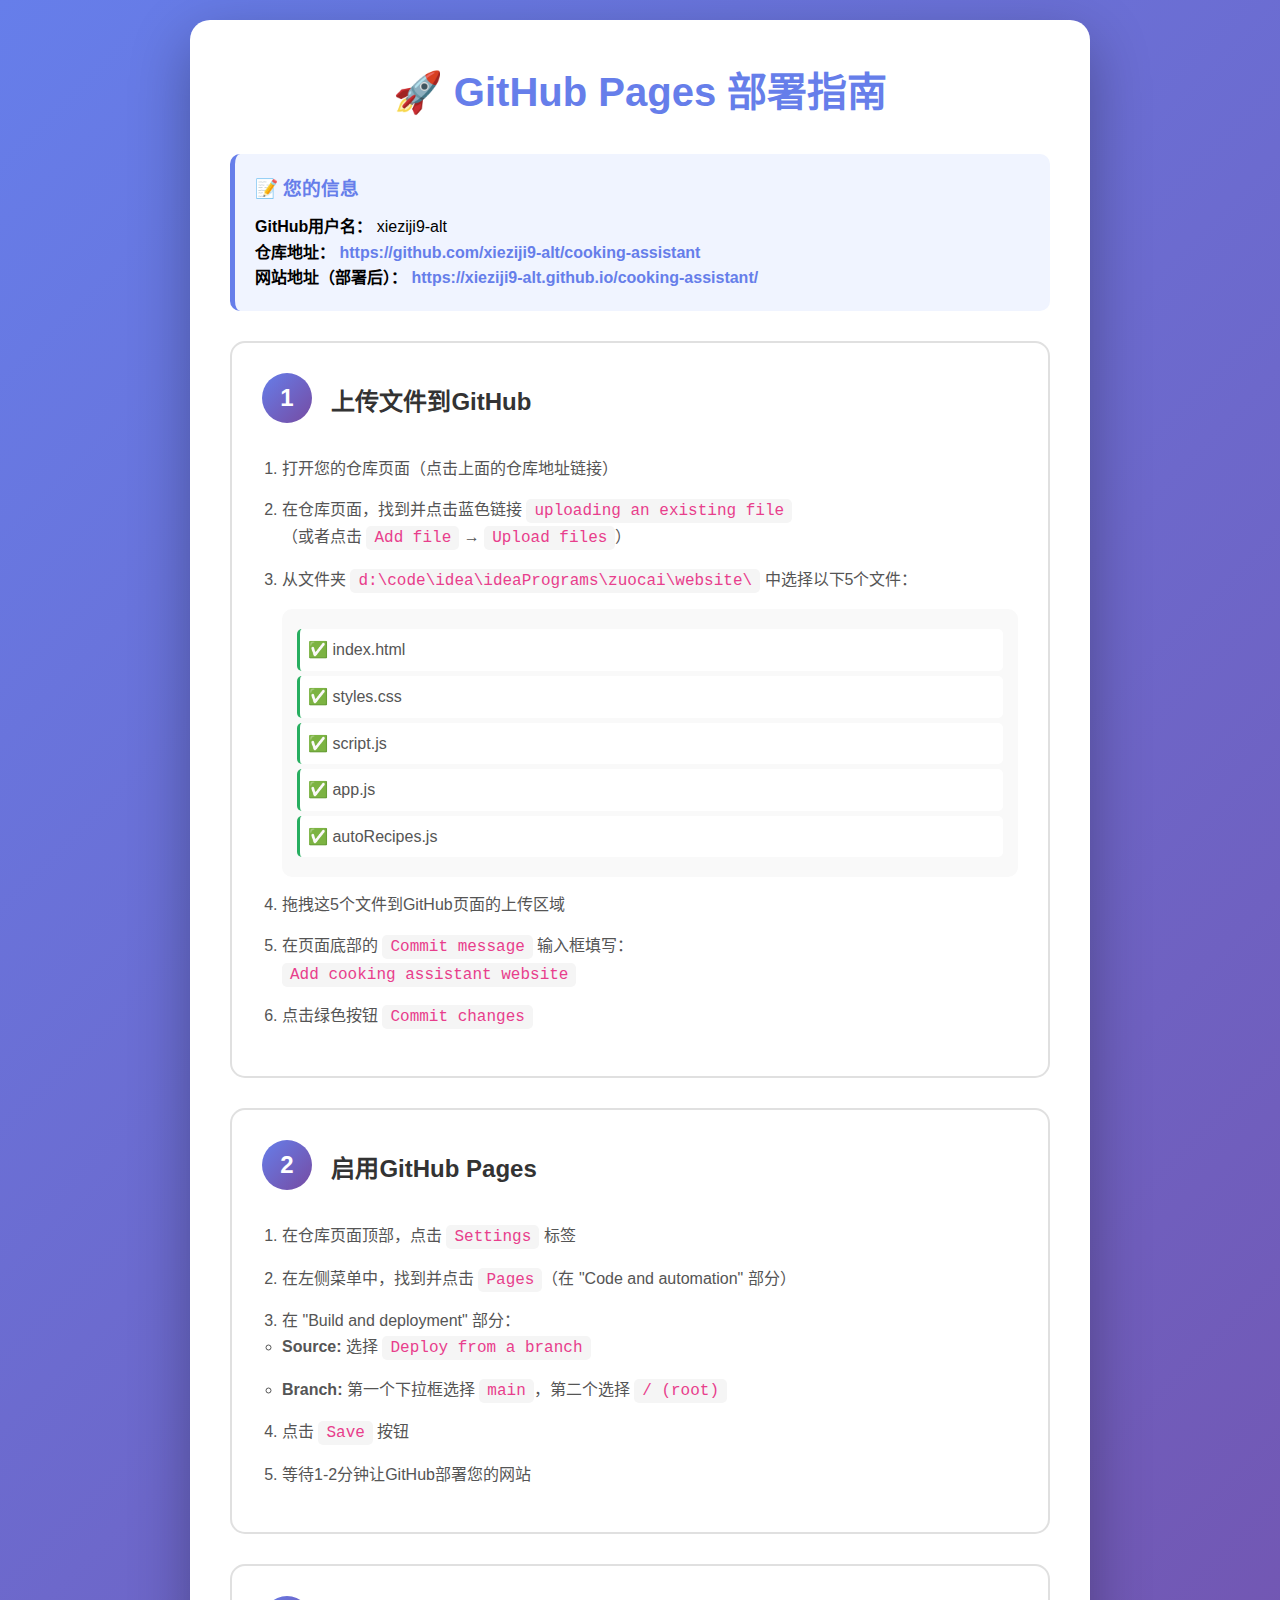
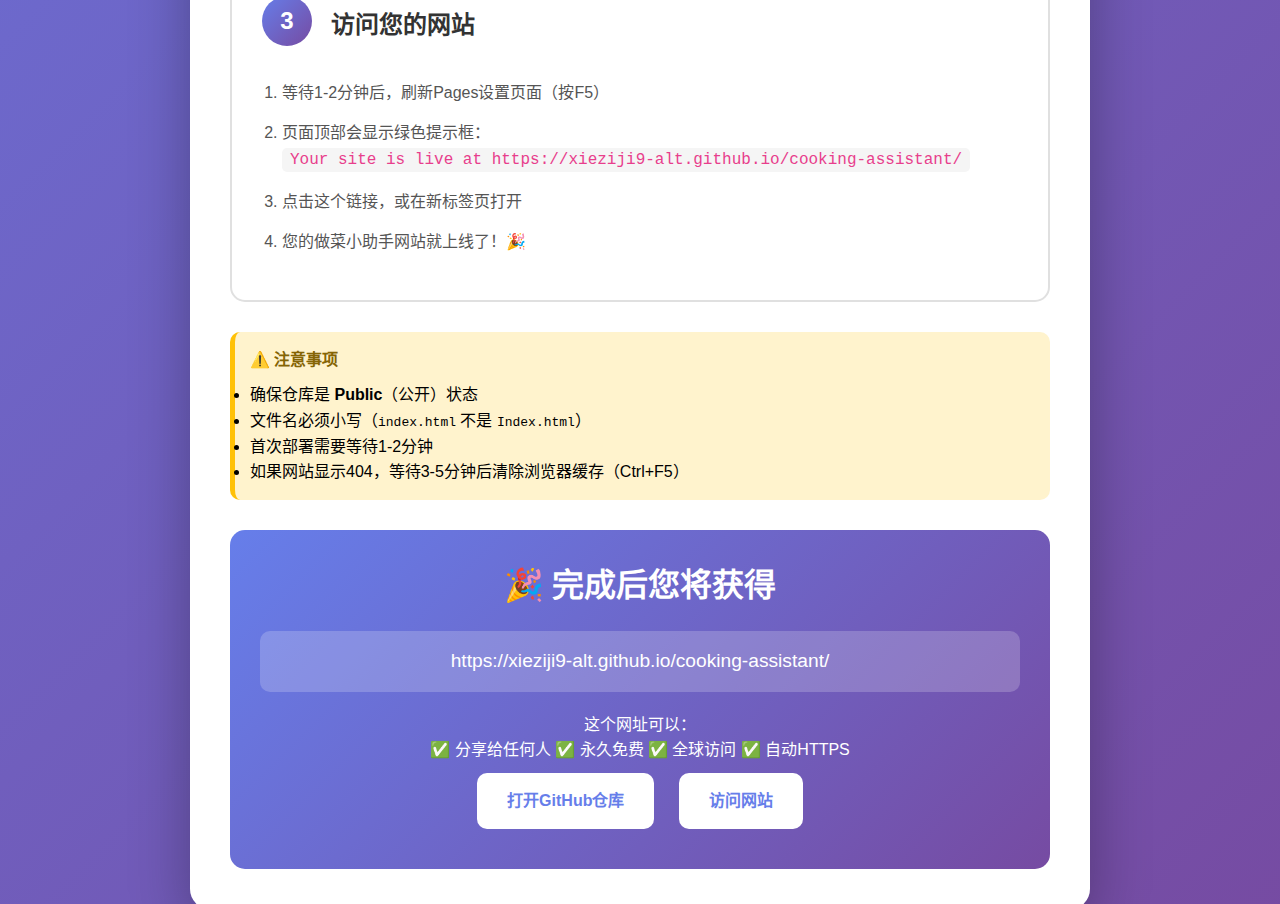
<file: website/操作指南.html>
<!DOCTYPE html>
<html lang="zh-CN">
<head>
    <meta charset="UTF-8">
    <meta name="viewport" content="width=device-width, initial-scale=1.0">
    <title>GitHub Pages 部署指南</title>
    <style>
        * {
            margin: 0;
            padding: 0;
            box-sizing: border-box;
        }
        
        body {
            font-family: "Microsoft YaHei", Arial, sans-serif;
            background: linear-gradient(135deg, #667eea 0%, #764ba2 100%);
            padding: 20px;
            line-height: 1.6;
        }
        
        .container {
            max-width: 900px;
            margin: 0 auto;
            background: white;
            border-radius: 20px;
            padding: 40px;
            box-shadow: 0 20px 60px rgba(0,0,0,0.3);
        }
        
        h1 {
            color: #667eea;
            text-align: center;
            margin-bottom: 30px;
            font-size: 2.5em;
        }
        
        .info-box {
            background: #f0f4ff;
            border-left: 5px solid #667eea;
            padding: 20px;
            margin-bottom: 30px;
            border-radius: 10px;
        }
        
        .info-box h3 {
            color: #667eea;
            margin-bottom: 10px;
        }
        
        .info-box a {
            color: #667eea;
            text-decoration: none;
            font-weight: bold;
            word-break: break-all;
        }
        
        .info-box a:hover {
            text-decoration: underline;
        }
        
        .step {
            background: #fff;
            border: 2px solid #e0e0e0;
            border-radius: 15px;
            padding: 30px;
            margin-bottom: 30px;
            transition: all 0.3s;
        }
        
        .step:hover {
            border-color: #667eea;
            box-shadow: 0 5px 20px rgba(102, 126, 234, 0.2);
        }
        
        .step-number {
            display: inline-block;
            width: 50px;
            height: 50px;
            background: linear-gradient(135deg, #667eea 0%, #764ba2 100%);
            color: white;
            border-radius: 50%;
            text-align: center;
            line-height: 50px;
            font-size: 24px;
            font-weight: bold;
            margin-bottom: 15px;
        }
        
        .step h2 {
            color: #333;
            margin-bottom: 20px;
            display: inline-block;
            margin-left: 15px;
            vertical-align: top;
            margin-top: 10px;
        }
        
        .step ol {
            margin-left: 20px;
            margin-top: 15px;
        }
        
        .step li {
            margin-bottom: 15px;
            color: #555;
        }
        
        .step code {
            background: #f5f5f5;
            padding: 3px 8px;
            border-radius: 5px;
            color: #e83e8c;
            font-family: "Consolas", monospace;
        }
        
        .file-list {
            background: #f9f9f9;
            padding: 15px;
            border-radius: 10px;
            margin: 15px 0;
        }
        
        .file-list div {
            padding: 8px;
            margin: 5px 0;
            background: white;
            border-radius: 5px;
            border-left: 3px solid #27ae60;
        }
        
        .file-list div::before {
            content: "✅ ";
            color: #27ae60;
        }
        
        .success-box {
            background: linear-gradient(135deg, #667eea 0%, #764ba2 100%);
            color: white;
            padding: 30px;
            border-radius: 15px;
            text-align: center;
            margin-top: 30px;
        }
        
        .success-box h2 {
            margin-bottom: 15px;
            font-size: 2em;
        }
        
        .success-box .url {
            background: rgba(255,255,255,0.2);
            padding: 15px;
            border-radius: 10px;
            margin: 20px 0;
            font-size: 1.2em;
            word-break: break-all;
        }
        
        .btn {
            display: inline-block;
            padding: 15px 30px;
            background: white;
            color: #667eea;
            text-decoration: none;
            border-radius: 10px;
            font-weight: bold;
            margin: 10px;
            transition: all 0.3s;
        }
        
        .btn:hover {
            transform: translateY(-3px);
            box-shadow: 0 5px 20px rgba(0,0,0,0.2);
        }
        
        .warning {
            background: #fff3cd;
            border-left: 5px solid #ffc107;
            padding: 15px;
            border-radius: 10px;
            margin: 20px 0;
        }
        
        .warning h4 {
            color: #856404;
            margin-bottom: 10px;
        }
    </style>
</head>
<body>
    <div class="container">
        <h1>🚀 GitHub Pages 部署指南</h1>
        
        <div class="info-box">
            <h3>📝 您的信息</h3>
            <p><strong>GitHub用户名：</strong> xieziji9-alt</p>
            <p><strong>仓库地址：</strong> <a href="https://github.com/xieziji9-alt/cooking-assistant" target="_blank">https://github.com/xieziji9-alt/cooking-assistant</a></p>
            <p><strong>网站地址（部署后）：</strong> <a href="https://xieziji9-alt.github.io/cooking-assistant/" target="_blank">https://xieziji9-alt.github.io/cooking-assistant/</a></p>
        </div>
        
        <div class="step">
            <span class="step-number">1</span>
            <h2>上传文件到GitHub</h2>
            <ol>
                <li>打开您的仓库页面（点击上面的仓库地址链接）</li>
                <li>在仓库页面，找到并点击蓝色链接 <code>uploading an existing file</code><br>
                    （或者点击 <code>Add file</code> → <code>Upload files</code>）</li>
                <li>从文件夹 <code>d:\code\idea\ideaPrograms\zuocai\website\</code> 中选择以下5个文件：
                    <div class="file-list">
                        <div>index.html</div>
                        <div>styles.css</div>
                        <div>script.js</div>
                        <div>app.js</div>
                        <div>autoRecipes.js</div>
                    </div>
                </li>
                <li>拖拽这5个文件到GitHub页面的上传区域</li>
                <li>在页面底部的 <code>Commit message</code> 输入框填写：<br>
                    <code>Add cooking assistant website</code></li>
                <li>点击绿色按钮 <code>Commit changes</code></li>
            </ol>
        </div>
        
        <div class="step">
            <span class="step-number">2</span>
            <h2>启用GitHub Pages</h2>
            <ol>
                <li>在仓库页面顶部，点击 <code>Settings</code> 标签</li>
                <li>在左侧菜单中，找到并点击 <code>Pages</code>（在 "Code and automation" 部分）</li>
                <li>在 "Build and deployment" 部分：
                    <ul>
                        <li><strong>Source:</strong> 选择 <code>Deploy from a branch</code></li>
                        <li><strong>Branch:</strong> 第一个下拉框选择 <code>main</code>，第二个选择 <code>/ (root)</code></li>
                    </ul>
                </li>
                <li>点击 <code>Save</code> 按钮</li>
                <li>等待1-2分钟让GitHub部署您的网站</li>
            </ol>
        </div>
        
        <div class="step">
            <span class="step-number">3</span>
            <h2>访问您的网站</h2>
            <ol>
                <li>等待1-2分钟后，刷新Pages设置页面（按F5）</li>
                <li>页面顶部会显示绿色提示框：<br>
                    <code>Your site is live at https://xieziji9-alt.github.io/cooking-assistant/</code></li>
                <li>点击这个链接，或在新标签页打开</li>
                <li>您的做菜小助手网站就上线了！🎉</li>
            </ol>
        </div>
        
        <div class="warning">
            <h4>⚠️ 注意事项</h4>
            <ul>
                <li>确保仓库是 <strong>Public</strong>（公开）状态</li>
                <li>文件名必须小写（<code>index.html</code> 不是 <code>Index.html</code>）</li>
                <li>首次部署需要等待1-2分钟</li>
                <li>如果网站显示404，等待3-5分钟后清除浏览器缓存（Ctrl+F5）</li>
            </ul>
        </div>
        
        <div class="success-box">
            <h2>🎉 完成后您将获得</h2>
            <div class="url">
                https://xieziji9-alt.github.io/cooking-assistant/
            </div>
            <p>这个网址可以：</p>
            <p>✅ 分享给任何人 ✅ 永久免费 ✅ 全球访问 ✅ 自动HTTPS</p>
            <a href="https://github.com/xieziji9-alt/cooking-assistant" class="btn" target="_blank">打开GitHub仓库</a>
            <a href="https://xieziji9-alt.github.io/cooking-assistant/" class="btn" target="_blank">访问网站</a>
        </div>
    </div>
</body>
</html>
</file>
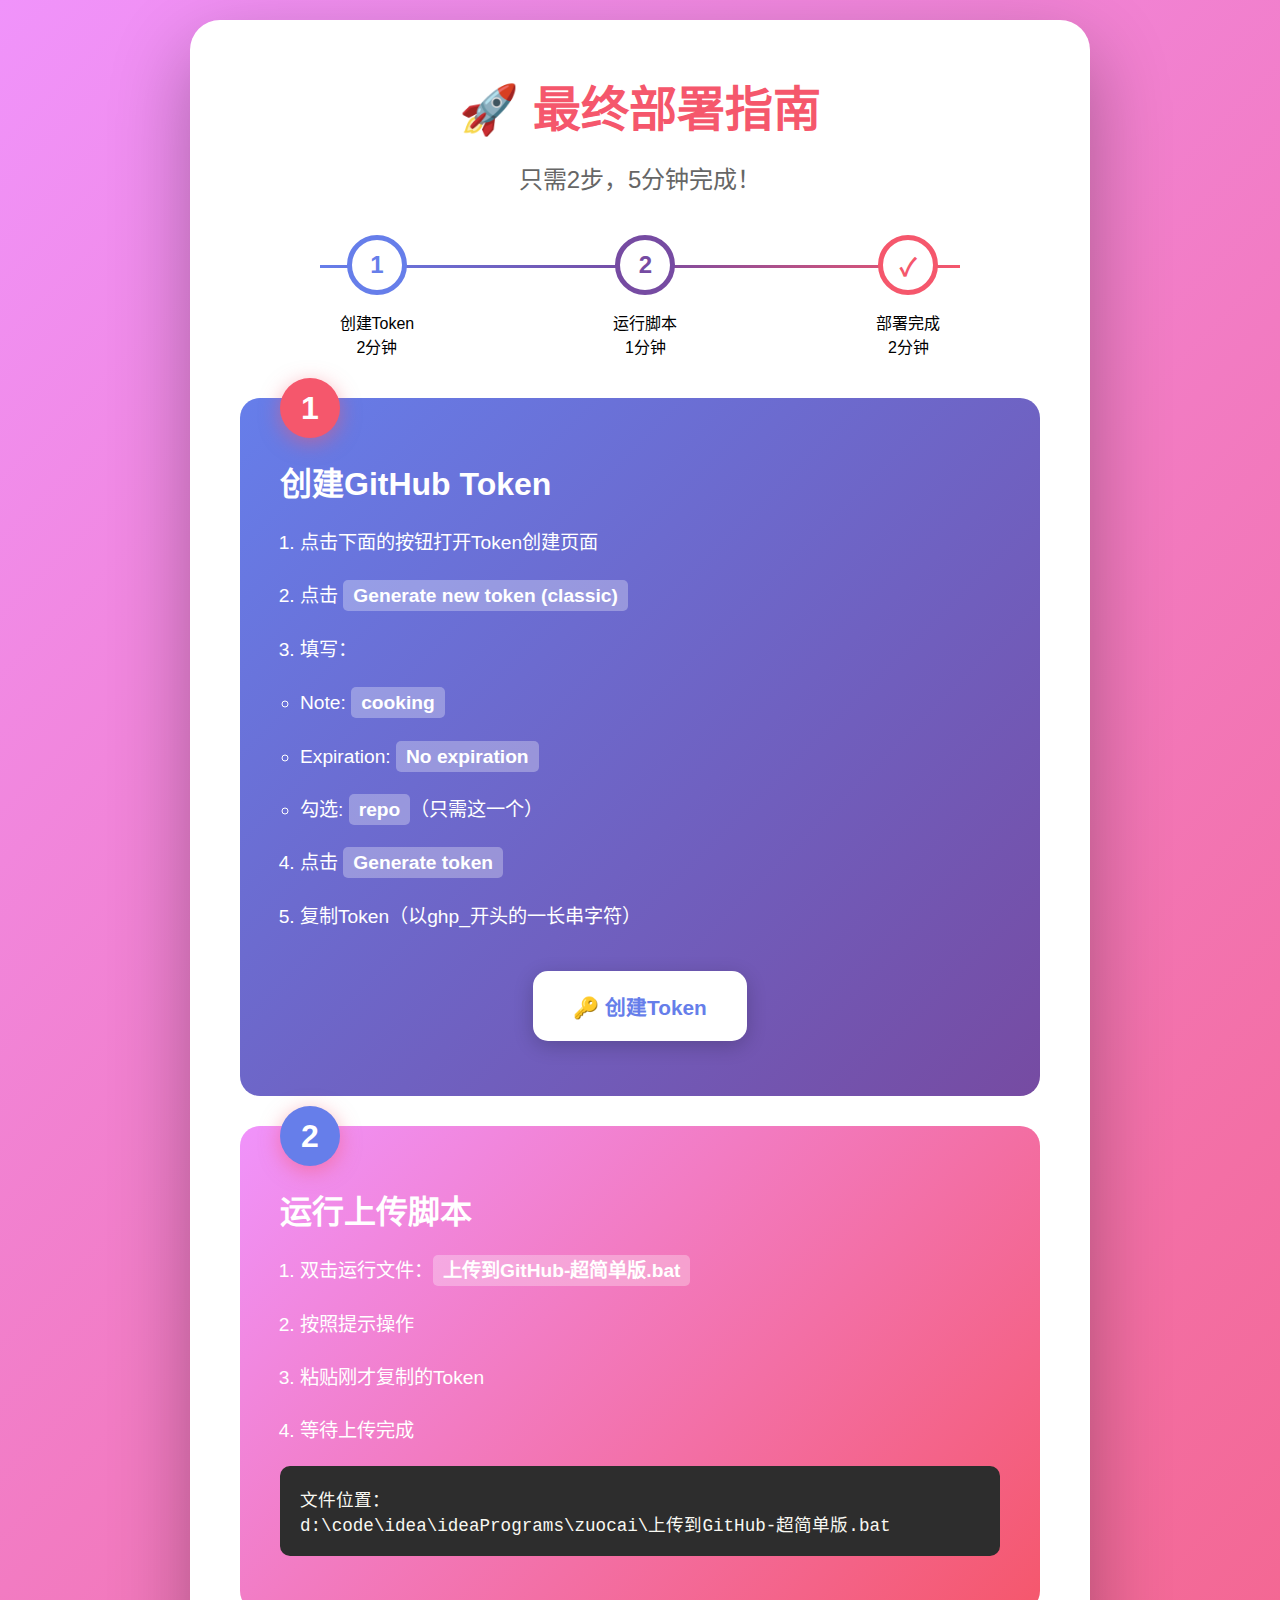
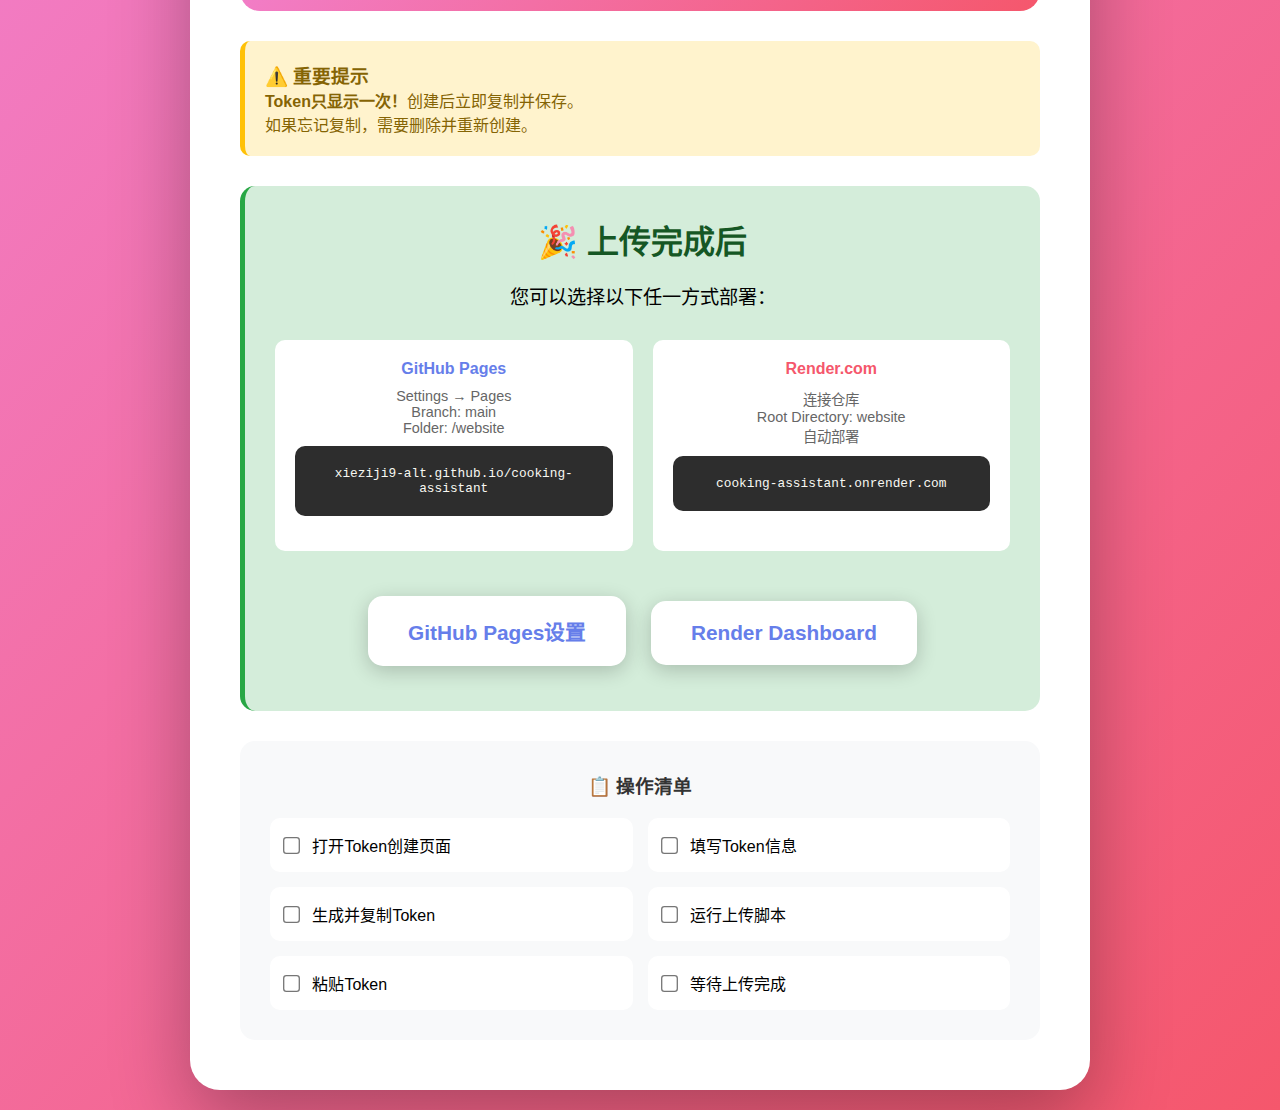
<file: website/最终部署指南.html>
<!DOCTYPE html>
<html lang="zh-CN">
<head>
    <meta charset="UTF-8">
    <meta name="viewport" content="width=device-width, initial-scale=1.0">
    <title>最终部署指南 - 2步完成</title>
    <style>
        * {
            margin: 0;
            padding: 0;
            box-sizing: border-box;
        }
        
        body {
            font-family: "Microsoft YaHei", Arial, sans-serif;
            background: linear-gradient(135deg, #f093fb 0%, #f5576c 100%);
            padding: 20px;
            min-height: 100vh;
            display: flex;
            align-items: center;
            justify-content: center;
        }
        
        .container {
            max-width: 900px;
            background: white;
            border-radius: 30px;
            padding: 50px;
            box-shadow: 0 30px 80px rgba(0,0,0,0.3);
        }
        
        h1 {
            text-align: center;
            color: #f5576c;
            font-size: 3em;
            margin-bottom: 20px;
            animation: pulse 2s ease infinite;
        }
        
        @keyframes pulse {
            0%, 100% { transform: scale(1); }
            50% { transform: scale(1.05); }
        }
        
        .subtitle {
            text-align: center;
            color: #666;
            font-size: 1.5em;
            margin-bottom: 40px;
        }
        
        .big-step {
            background: linear-gradient(135deg, #667eea 0%, #764ba2 100%);
            color: white;
            padding: 40px;
            border-radius: 20px;
            margin: 30px 0;
            position: relative;
        }
        
        .step-number {
            position: absolute;
            top: -20px;
            left: 40px;
            width: 60px;
            height: 60px;
            background: #f5576c;
            color: white;
            border-radius: 50%;
            display: flex;
            align-items: center;
            justify-content: center;
            font-size: 2em;
            font-weight: bold;
            box-shadow: 0 5px 20px rgba(245, 87, 108, 0.5);
        }
        
        .big-step h2 {
            margin-top: 20px;
            margin-bottom: 20px;
            font-size: 2em;
        }
        
        .big-step ol {
            margin-left: 20px;
            font-size: 1.2em;
            line-height: 2;
        }
        
        .big-step li {
            margin: 15px 0;
        }
        
        .highlight {
            background: rgba(255,255,255,0.3);
            padding: 5px 10px;
            border-radius: 5px;
            font-weight: bold;
        }
        
        .btn {
            display: inline-block;
            padding: 20px 40px;
            background: white;
            color: #667eea;
            text-decoration: none;
            border-radius: 15px;
            font-size: 1.3em;
            font-weight: bold;
            margin: 15px 10px;
            transition: all 0.3s;
            box-shadow: 0 5px 20px rgba(0,0,0,0.2);
        }
        
        .btn:hover {
            transform: translateY(-5px);
            box-shadow: 0 10px 30px rgba(0,0,0,0.3);
        }
        
        .warning {
            background: #fff3cd;
            border-left: 5px solid #ffc107;
            padding: 20px;
            border-radius: 10px;
            margin: 20px 0;
            color: #856404;
        }
        
        .success {
            background: #d4edda;
            border-left: 5px solid #28a745;
            padding: 30px;
            border-radius: 15px;
            margin: 30px 0;
            text-align: center;
        }
        
        .success h3 {
            color: #155724;
            font-size: 2em;
            margin-bottom: 15px;
        }
        
        .timeline {
            display: flex;
            justify-content: space-around;
            margin: 40px 0;
            position: relative;
        }
        
        .timeline::before {
            content: '';
            position: absolute;
            top: 30px;
            left: 10%;
            right: 10%;
            height: 3px;
            background: linear-gradient(90deg, #667eea 0%, #764ba2 50%, #f5576c 100%);
        }
        
        .timeline-item {
            text-align: center;
            position: relative;
            z-index: 1;
        }
        
        .timeline-circle {
            width: 60px;
            height: 60px;
            background: white;
            border: 5px solid #667eea;
            border-radius: 50%;
            display: flex;
            align-items: center;
            justify-content: center;
            margin: 0 auto 15px;
            font-size: 1.5em;
            font-weight: bold;
            color: #667eea;
        }
        
        .timeline-item:nth-child(2) .timeline-circle {
            border-color: #764ba2;
            color: #764ba2;
        }
        
        .timeline-item:nth-child(3) .timeline-circle {
            border-color: #f5576c;
            color: #f5576c;
        }
        
        .code-box {
            background: #2d2d2d;
            color: #f8f8f2;
            padding: 20px;
            border-radius: 10px;
            font-family: "Consolas", monospace;
            margin: 15px 0;
            font-size: 1.1em;
        }
    </style>
</head>
<body>
    <div class="container">
        <h1>🚀 最终部署指南</h1>
        <div class="subtitle">只需2步，5分钟完成！</div>
        
        <div class="timeline">
            <div class="timeline-item">
                <div class="timeline-circle">1</div>
                <div>创建Token<br>2分钟</div>
            </div>
            <div class="timeline-item">
                <div class="timeline-circle">2</div>
                <div>运行脚本<br>1分钟</div>
            </div>
            <div class="timeline-item">
                <div class="timeline-circle">✓</div>
                <div>部署完成<br>2分钟</div>
            </div>
        </div>
        
        <div class="big-step">
            <div class="step-number">1</div>
            <h2>创建GitHub Token</h2>
            <ol>
                <li>点击下面的按钮打开Token创建页面</li>
                <li>点击 <span class="highlight">Generate new token (classic)</span></li>
                <li>填写：
                    <ul style="margin-top: 10px;">
                        <li>Note: <span class="highlight">cooking</span></li>
                        <li>Expiration: <span class="highlight">No expiration</span></li>
                        <li>勾选: <span class="highlight">repo</span>（只需这一个）</li>
                    </ul>
                </li>
                <li>点击 <span class="highlight">Generate token</span></li>
                <li>复制Token（以ghp_开头的一长串字符）</li>
            </ol>
            <div style="text-align: center; margin-top: 20px;">
                <a href="https://github.com/settings/tokens/new" class="btn" target="_blank">🔑 创建Token</a>
            </div>
        </div>
        
        <div class="big-step" style="background: linear-gradient(135deg, #f093fb 0%, #f5576c 100%);">
            <div class="step-number" style="background: #667eea;">2</div>
            <h2>运行上传脚本</h2>
            <ol>
                <li>双击运行文件：<span class="highlight">上传到GitHub-超简单版.bat</span></li>
                <li>按照提示操作</li>
                <li>粘贴刚才复制的Token</li>
                <li>等待上传完成</li>
            </ol>
            <div class="code-box">
                文件位置：<br>
                d:\code\idea\ideaPrograms\zuocai\上传到GitHub-超简单版.bat
            </div>
        </div>
        
        <div class="warning">
            <h3>⚠️ 重要提示</h3>
            <p><strong>Token只显示一次！</strong>创建后立即复制并保存。</p>
            <p>如果忘记复制，需要删除并重新创建。</p>
        </div>
        
        <div class="success">
            <h3>🎉 上传完成后</h3>
            <p style="font-size: 1.2em; margin: 20px 0;">您可以选择以下任一方式部署：</p>
            
            <div style="display: grid; grid-template-columns: 1fr 1fr; gap: 20px; margin-top: 30px;">
                <div style="background: white; padding: 20px; border-radius: 10px;">
                    <h4 style="color: #667eea; margin-bottom: 10px;">GitHub Pages</h4>
                    <p style="color: #666; font-size: 0.9em;">
                        Settings → Pages<br>
                        Branch: main<br>
                        Folder: /website
                    </p>
                    <div class="code-box" style="font-size: 0.8em; margin-top: 10px;">
                        xieziji9-alt.github.io/cooking-assistant
                    </div>
                </div>
                
                <div style="background: white; padding: 20px; border-radius: 10px;">
                    <h4 style="color: #f5576c; margin-bottom: 10px;">Render.com</h4>
                    <p style="color: #666; font-size: 0.9em;">
                        连接仓库<br>
                        Root Directory: website<br>
                        自动部署
                    </p>
                    <div class="code-box" style="font-size: 0.8em; margin-top: 10px;">
                        cooking-assistant.onrender.com
                    </div>
                </div>
            </div>
            
            <div style="margin-top: 30px;">
                <a href="https://github.com/xieziji9-alt/cooking-assistant/settings/pages" class="btn" target="_blank">GitHub Pages设置</a>
                <a href="https://dashboard.render.com" class="btn" target="_blank">Render Dashboard</a>
            </div>
        </div>
        
        <div style="background: #f8f9fa; padding: 30px; border-radius: 15px; margin-top: 30px;">
            <h3 style="color: #333; margin-bottom: 20px; text-align: center;">📋 操作清单</h3>
            <div style="display: grid; grid-template-columns: 1fr 1fr; gap: 15px;">
                <label style="background: white; padding: 15px; border-radius: 10px; cursor: pointer;">
                    <input type="checkbox" style="margin-right: 10px; transform: scale(1.3);">
                    打开Token创建页面
                </label>
                <label style="background: white; padding: 15px; border-radius: 10px; cursor: pointer;">
                    <input type="checkbox" style="margin-right: 10px; transform: scale(1.3);">
                    填写Token信息
                </label>
                <label style="background: white; padding: 15px; border-radius: 10px; cursor: pointer;">
                    <input type="checkbox" style="margin-right: 10px; transform: scale(1.3);">
                    生成并复制Token
                </label>
                <label style="background: white; padding: 15px; border-radius: 10px; cursor: pointer;">
                    <input type="checkbox" style="margin-right: 10px; transform: scale(1.3);">
                    运行上传脚本
                </label>
                <label style="background: white; padding: 15px; border-radius: 10px; cursor: pointer;">
                    <input type="checkbox" style="margin-right: 10px; transform: scale(1.3);">
                    粘贴Token
                </label>
                <label style="background: white; padding: 15px; border-radius: 10px; cursor: pointer;">
                    <input type="checkbox" style="margin-right: 10px; transform: scale(1.3);">
                    等待上传完成
                </label>
            </div>
        </div>
    </div>
</body>
</html>
</file>
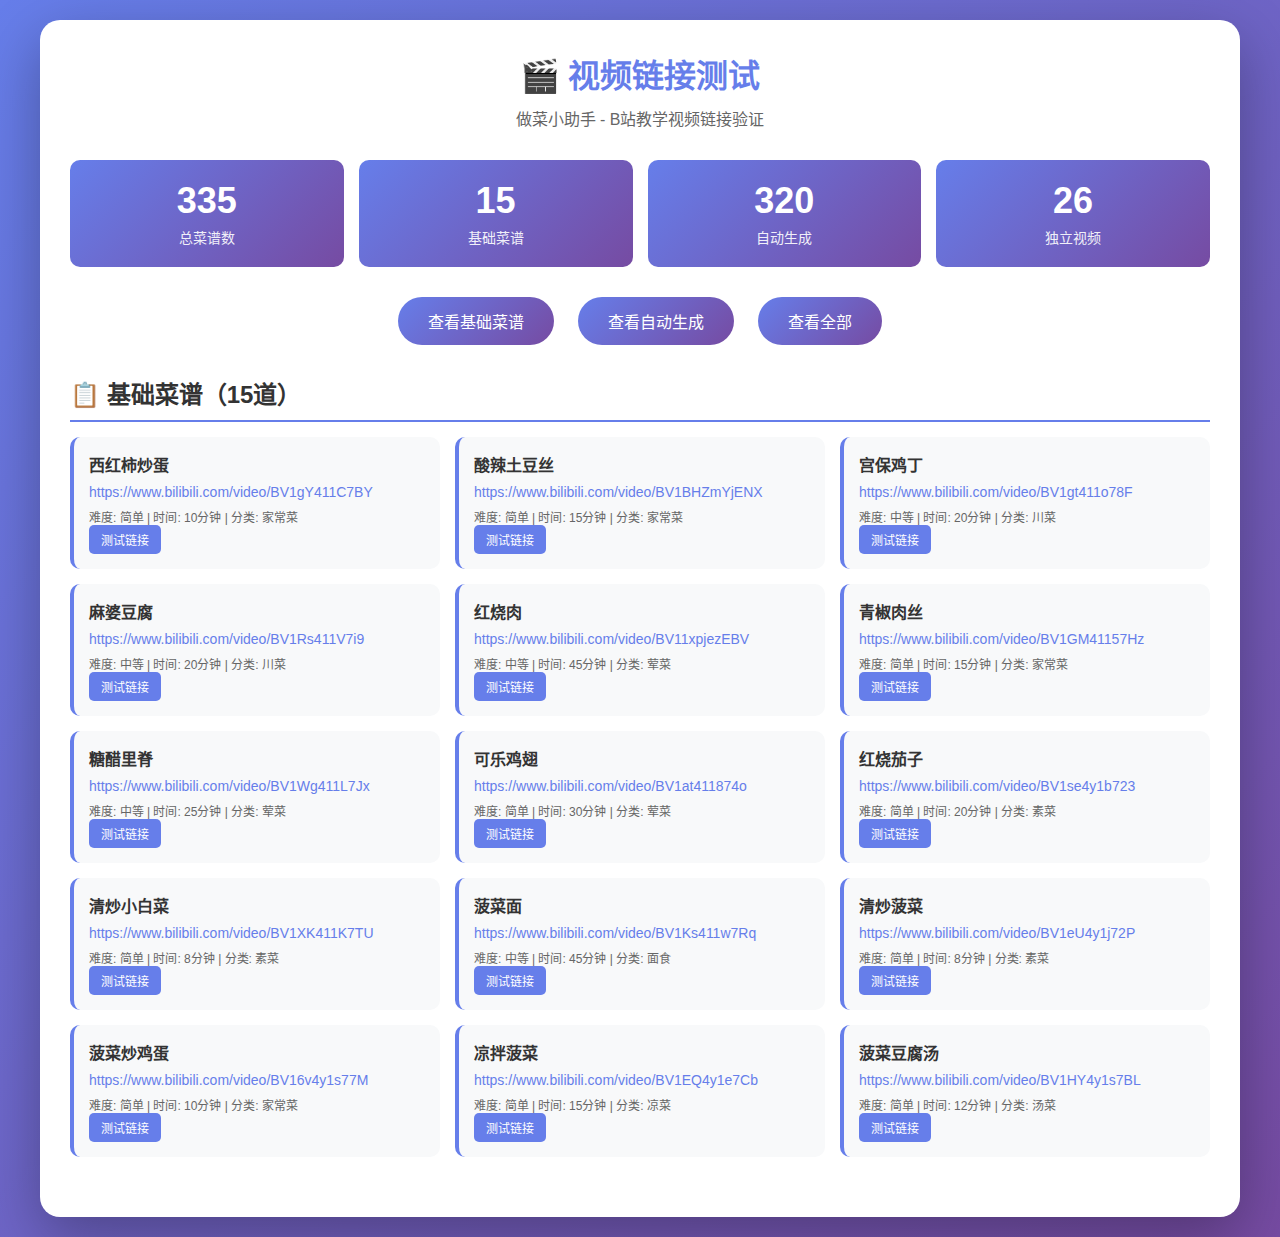
<file: website/测试视频链接.html>
<!DOCTYPE html>
<html lang="zh-CN">
<head>
    <meta charset="UTF-8">
    <meta name="viewport" content="width=device-width, initial-scale=1.0">
    <title>视频链接测试 - 做菜小助手</title>
    <style>
        * {
            margin: 0;
            padding: 0;
            box-sizing: border-box;
        }

        body {
            font-family: -apple-system, BlinkMacSystemFont, 'Segoe UI', 'PingFang SC', 'Hiragino Sans GB', 'Microsoft YaHei', sans-serif;
            background: linear-gradient(135deg, #667eea 0%, #764ba2 100%);
            min-height: 100vh;
            padding: 20px;
        }

        .container {
            max-width: 1200px;
            margin: 0 auto;
            background: white;
            border-radius: 20px;
            padding: 30px;
            box-shadow: 0 20px 60px rgba(0, 0, 0, 0.3);
        }

        h1 {
            text-align: center;
            color: #667eea;
            margin-bottom: 10px;
            font-size: 32px;
        }

        .subtitle {
            text-align: center;
            color: #666;
            margin-bottom: 30px;
            font-size: 16px;
        }

        .stats {
            display: grid;
            grid-template-columns: repeat(auto-fit, minmax(200px, 1fr));
            gap: 15px;
            margin-bottom: 30px;
        }

        .stat-card {
            background: linear-gradient(135deg, #667eea 0%, #764ba2 100%);
            color: white;
            padding: 20px;
            border-radius: 10px;
            text-align: center;
        }

        .stat-number {
            font-size: 36px;
            font-weight: bold;
            margin-bottom: 5px;
        }

        .stat-label {
            font-size: 14px;
            opacity: 0.9;
        }

        .test-section {
            margin-bottom: 30px;
        }

        .test-section h2 {
            color: #333;
            margin-bottom: 15px;
            padding-bottom: 10px;
            border-bottom: 2px solid #667eea;
        }

        .recipe-grid {
            display: grid;
            grid-template-columns: repeat(auto-fill, minmax(300px, 1fr));
            gap: 15px;
        }

        .recipe-item {
            background: #f8f9fa;
            padding: 15px;
            border-radius: 10px;
            border-left: 4px solid #667eea;
        }

        .recipe-name {
            font-weight: bold;
            color: #333;
            margin-bottom: 8px;
            font-size: 16px;
        }

        .recipe-link {
            display: flex;
            align-items: center;
            gap: 10px;
            margin-bottom: 8px;
        }

        .recipe-link a {
            color: #667eea;
            text-decoration: none;
            font-size: 14px;
            word-break: break-all;
        }

        .recipe-link a:hover {
            text-decoration: underline;
        }

        .test-btn {
            background: #667eea;
            color: white;
            border: none;
            padding: 6px 12px;
            border-radius: 5px;
            cursor: pointer;
            font-size: 12px;
        }

        .test-btn:hover {
            background: #5568d3;
        }

        .recipe-info {
            font-size: 12px;
            color: #666;
        }

        .status {
            display: inline-block;
            padding: 2px 8px;
            border-radius: 3px;
            font-size: 12px;
            margin-left: 10px;
        }

        .status.success {
            background: #d4edda;
            color: #155724;
        }

        .status.error {
            background: #f8d7da;
            color: #721c24;
        }

        .button-group {
            text-align: center;
            margin-bottom: 30px;
        }

        .btn {
            background: linear-gradient(135deg, #667eea 0%, #764ba2 100%);
            color: white;
            border: none;
            padding: 12px 30px;
            border-radius: 25px;
            cursor: pointer;
            font-size: 16px;
            margin: 0 10px;
        }

        .btn:hover {
            transform: translateY(-2px);
            box-shadow: 0 5px 15px rgba(102, 126, 234, 0.4);
        }
    </style>
</head>
<body>
    <div class="container">
        <h1>🎬 视频链接测试</h1>
        <p class="subtitle">做菜小助手 - B站教学视频链接验证</p>

        <div class="stats">
            <div class="stat-card">
                <div class="stat-number" id="totalRecipes">0</div>
                <div class="stat-label">总菜谱数</div>
            </div>
            <div class="stat-card">
                <div class="stat-number" id="baseRecipes">15</div>
                <div class="stat-label">基础菜谱</div>
            </div>
            <div class="stat-card">
                <div class="stat-number" id="autoRecipes">0</div>
                <div class="stat-label">自动生成</div>
            </div>
            <div class="stat-card">
                <div class="stat-number" id="uniqueLinks">0</div>
                <div class="stat-label">独立视频</div>
            </div>
        </div>

        <div class="button-group">
            <button class="btn" onclick="showBaseRecipes()">查看基础菜谱</button>
            <button class="btn" onclick="showAutoRecipes()">查看自动生成</button>
            <button class="btn" onclick="showAllRecipes()">查看全部</button>
        </div>

        <div class="test-section" id="baseSection">
            <h2>📋 基础菜谱（15道）</h2>
            <div class="recipe-grid" id="baseRecipesList"></div>
        </div>

        <div class="test-section" id="autoSection" style="display: none;">
            <h2>🤖 自动生成菜谱（前20道示例）</h2>
            <div class="recipe-grid" id="autoRecipesList"></div>
        </div>

        <div class="test-section" id="allSection" style="display: none;">
            <h2>📚 所有菜谱（前50道示例）</h2>
            <div class="recipe-grid" id="allRecipesList"></div>
        </div>
    </div>

    <script src="app.js"></script>
    <script src="autoRecipes.js"></script>
    <script>
        // 初始化应用
        initApp();

        // 统计数据
        const totalRecipes = AppData.recipes.length;
        const baseRecipes = AppData.recipes.filter(r => r.id < 10000).length;
        const autoRecipes = AppData.recipes.filter(r => r.id >= 10000).length;
        const uniqueLinks = new Set(AppData.recipes.map(r => r.bilibiliUrl)).size;

        document.getElementById('totalRecipes').textContent = totalRecipes;
        document.getElementById('baseRecipes').textContent = baseRecipes;
        document.getElementById('autoRecipes').textContent = autoRecipes;
        document.getElementById('uniqueLinks').textContent = uniqueLinks;

        // 显示基础菜谱
        function showBaseRecipes() {
            document.getElementById('baseSection').style.display = 'block';
            document.getElementById('autoSection').style.display = 'none';
            document.getElementById('allSection').style.display = 'none';
            renderRecipes('baseRecipesList', AppData.recipes.filter(r => r.id < 10000));
        }

        // 显示自动生成菜谱
        function showAutoRecipes() {
            document.getElementById('baseSection').style.display = 'none';
            document.getElementById('autoSection').style.display = 'block';
            document.getElementById('allSection').style.display = 'none';
            const autoRecipes = AppData.recipes.filter(r => r.id >= 10000).slice(0, 20);
            renderRecipes('autoRecipesList', autoRecipes);
        }

        // 显示所有菜谱
        function showAllRecipes() {
            document.getElementById('baseSection').style.display = 'none';
            document.getElementById('autoSection').style.display = 'none';
            document.getElementById('allSection').style.display = 'block';
            renderRecipes('allRecipesList', AppData.recipes.slice(0, 50));
        }

        // 渲染菜谱列表
        function renderRecipes(containerId, recipes) {
            const container = document.getElementById(containerId);
            container.innerHTML = recipes.map(recipe => `
                <div class="recipe-item">
                    <div class="recipe-name">${recipe.name}</div>
                    <div class="recipe-link">
                        <a href="${recipe.bilibiliUrl}" target="_blank">${recipe.bilibiliUrl}</a>
                    </div>
                    <div class="recipe-info">
                        难度: ${recipe.difficulty} | 时间: ${recipe.cookingTime}分钟 | 分类: ${recipe.category}
                    </div>
                    <button class="test-btn" onclick="testLink('${recipe.bilibiliUrl}', '${recipe.name}')">测试链接</button>
                </div>
            `).join('');
        }

        // 测试链接
        function testLink(url, name) {
            window.open(url, '_blank');
            alert(`正在打开 "${name}" 的教学视频\n\n链接: ${url}\n\n请在新窗口中验证视频是否正常播放`);
        }

        // 默认显示基础菜谱
        showBaseRecipes();
    </script>
</body>
</html>
</file>
<file: styles.css>
/* 全局样式 */
* {
    margin: 0;
    padding: 0;
    box-sizing: border-box;
}

body {
    font-family: -apple-system, BlinkMacSystemFont, 'Segoe UI', Roboto, sans-serif;
    background: linear-gradient(135deg, #667eea 0%, #764ba2 100%);
    min-height: 100vh;
    color: #333;
}

.app-container {
    max-width: 1200px;
    margin: 0 auto;
    min-height: 100vh;
    background: rgba(255, 255, 255, 0.95);
    box-shadow: 0 0 30px rgba(0, 0, 0, 0.1);
}

/* 导航栏 */
.navbar {
    background: linear-gradient(135deg, #667eea 0%, #764ba2 100%);
    padding: 1rem 2rem;
    display: flex;
    justify-content: space-between;
    align-items: center;
    box-shadow: 0 2px 10px rgba(0, 0, 0, 0.1);
}

.nav-brand {
    font-size: 1.5rem;
    font-weight: bold;
    color: white;
}

.nav-menu {
    display: flex;
    gap: 1rem;
}

.nav-btn {
    background: rgba(255, 255, 255, 0.2);
    color: white;
    border: none;
    padding: 0.5rem 1rem;
    border-radius: 20px;
    cursor: pointer;
    transition: all 0.3s ease;
    font-size: 0.9rem;
}

.nav-btn:hover {
    background: rgba(255, 255, 255, 0.3);
    transform: translateY(-2px);
}

.nav-btn.active {
    background: white;
    color: #667eea;
    font-weight: bold;
}

/* 页面容器 */
.page {
    display: none;
    padding: 2rem;
    min-height: calc(100vh - 80px);
}

.page.active {
    display: block;
}

.page-header {
    text-align: center;
    margin-bottom: 2rem;
}

.page-header h2 {
    font-size: 2rem;
    margin-bottom: 0.5rem;
    color: #333;
}

.page-header p {
    color: #666;
    font-size: 1.1rem;
}

/* 首页样式 */
.hero-section {
    text-align: center;
    padding: 3rem 0;
}

.hero-section h1 {
    font-size: 3rem;
    margin-bottom: 1rem;
    background: linear-gradient(135deg, #667eea 0%, #764ba2 100%);
    -webkit-background-clip: text;
    -webkit-text-fill-color: transparent;
    background-clip: text;
}

.hero-section p {
    font-size: 1.2rem;
    color: #666;
    margin-bottom: 3rem;
}

.feature-cards {
    display: grid;
    grid-template-columns: repeat(auto-fit, minmax(300px, 1fr));
    gap: 2rem;
    margin-top: 2rem;
}

.feature-card {
    background: white;
    padding: 2rem;
    border-radius: 15px;
    box-shadow: 0 5px 20px rgba(0, 0, 0, 0.1);
    cursor: pointer;
    transition: all 0.3s ease;
    text-align: center;
}

.feature-card:hover {
    transform: translateY(-5px);
    box-shadow: 0 10px 30px rgba(0, 0, 0, 0.15);
}

.feature-icon {
    font-size: 3rem;
    margin-bottom: 1rem;
}

.feature-card h3 {
    font-size: 1.3rem;
    margin-bottom: 0.5rem;
    color: #333;
}

.feature-card p {
    color: #666;
    line-height: 1.5;
}

/* 选择区域样式 */
.selection-section {
    background: white;
    border-radius: 15px;
    padding: 1.5rem;
    margin-bottom: 2rem;
    box-shadow: 0 3px 15px rgba(0, 0, 0, 0.1);
}

.selection-section h3 {
    margin-bottom: 1rem;
    color: #333;
    font-size: 1.2rem;
}

.category-tabs {
    display: flex;
    gap: 0.5rem;
    margin-bottom: 1rem;
    flex-wrap: wrap;
}

.tab-btn {
    background: #f5f5f5;
    border: none;
    padding: 0.5rem 1rem;
    border-radius: 20px;
    cursor: pointer;
    transition: all 0.3s ease;
    font-size: 0.9rem;
}

.tab-btn:hover {
    background: #e0e0e0;
}

.tab-btn.active {
    background: #667eea;
    color: white;
}

.items-grid {
    display: grid;
    grid-template-columns: repeat(auto-fill, minmax(120px, 1fr));
    gap: 0.5rem;
    margin-bottom: 1rem;
}

.item-btn {
    background: #f8f9fa;
    border: 2px solid #e9ecef;
    padding: 0.8rem 0.5rem;
    border-radius: 10px;
    cursor: pointer;
    transition: all 0.3s ease;
    text-align: center;
    font-size: 0.9rem;
    min-height: 60px;
    display: flex;
    align-items: center;
    justify-content: center;
}

.item-btn:hover {
    border-color: #667eea;
    background: #f0f4ff;
}

.item-btn.selected {
    background: #667eea;
    color: white;
    border-color: #667eea;
}

.selected-items {
    margin-top: 1rem;
}

.selected-items h4 {
    margin-bottom: 0.5rem;
    color: #333;
    font-size: 1rem;
}

.selected-tags {
    display: flex;
    flex-wrap: wrap;
    gap: 0.5rem;
    min-height: 40px;
    padding: 0.5rem;
    background: #f8f9fa;
    border-radius: 8px;
}

.selected-tag {
    background: #667eea;
    color: white;
    padding: 0.3rem 0.8rem;
    border-radius: 15px;
    font-size: 0.8rem;
    display: flex;
    align-items: center;
    gap: 0.3rem;
}

.remove-tag {
    background: none;
    border: none;
    color: white;
    cursor: pointer;
    font-size: 1rem;
    line-height: 1;
}

/* 按钮样式 */
.btn {
    padding: 0.8rem 1.5rem;
    border: none;
    border-radius: 25px;
    cursor: pointer;
    font-size: 1rem;
    font-weight: 500;
    transition: all 0.3s ease;
    text-decoration: none;
    display: inline-block;
    text-align: center;
}

.btn-primary {
    background: linear-gradient(135deg, #667eea 0%, #764ba2 100%);
    color: white;
}

.btn-primary:hover {
    transform: translateY(-2px);
    box-shadow: 0 5px 15px rgba(102, 126, 234, 0.4);
}

.btn-secondary {
    background: #6c757d;
    color: white;
}

.btn-secondary:hover {
    background: #5a6268;
    transform: translateY(-2px);
}

.btn-large {
    padding: 1.2rem 2rem;
    font-size: 1.2rem;
}

.btn-test {
    background: #28a745;
    color: white;
    margin: 0.5rem;
}

.btn-test:hover {
    background: #218838;
    transform: translateY(-2px);
}

.action-buttons {
    display: flex;
    gap: 1rem;
    justify-content: center;
    margin: 2rem 0;
    flex-wrap: wrap;
}

/* 结果区域样式 */
.results-section {
    background: white;
    border-radius: 15px;
    padding: 1.5rem;
    margin-top: 2rem;
    box-shadow: 0 3px 15px rgba(0, 0, 0, 0.1);
}

.results-section h3 {
    margin-bottom: 1.5rem;
    color: #333;
    text-align: center;
}

.recipes-grid {
    display: grid;
    grid-template-columns: repeat(auto-fill, minmax(350px, 1fr));
    gap: 1.5rem;
}

.recipe-card {
    background: #f8f9fa;
    border-radius: 12px;
    padding: 1.5rem;
    border: 2px solid #e9ecef;
    transition: all 0.3s ease;
    cursor: pointer;
}

.recipe-card:hover {
    border-color: #667eea;
    transform: translateY(-3px);
    box-shadow: 0 5px 20px rgba(0, 0, 0, 0.1);
}

.recipe-header {
    display: flex;
    justify-content: space-between;
    align-items: flex-start;
    margin-bottom: 1rem;
}

.recipe-name {
    font-size: 1.2rem;
    font-weight: bold;
    color: #333;
    margin-bottom: 0.5rem;
}

.recipe-badges {
    display: flex;
    flex-wrap: wrap;
    gap: 0.3rem;
}

.match-badge, .cookware-badge, .video-hint {
    background: #667eea;
    color: white;
    padding: 0.2rem 0.5rem;
    border-radius: 10px;
    font-size: 0.7rem;
}

.cookware-badge {
    background: #28a745;
}

.video-hint {
    background: #dc3545;
    cursor: pointer;
}

.recipe-desc {
    color: #666;
    margin-bottom: 1rem;
    font-style: italic;
}

.recipe-info {
    display: flex;
    gap: 1rem;
    margin-bottom: 1rem;
    flex-wrap: wrap;
}

.info-item {
    background: #e9ecef;
    padding: 0.3rem 0.6rem;
    border-radius: 15px;
    font-size: 0.8rem;
    color: #495057;
}

.recipe-details {
    background: linear-gradient(135deg, #f8f9fa 0%, #e9ecef 100%);
    border-radius: 10px;
    padding: 1rem;
    margin-top: 1rem;
}

.detail-section {
    margin-bottom: 0.8rem;
    display: flex;
    flex-wrap: wrap;
    align-items: flex-start;
}

.detail-label {
    font-weight: bold;
    color: #495057;
    margin-bottom: 0.3rem;
    min-width: 60px;
}

.detail-content {
    flex: 1;
    display: flex;
    flex-wrap: wrap;
    gap: 0.3rem;
}

.ingredient-tag, .cookware-tag {
    background: #e8f5e8;
    color: #333;
    padding: 0.2rem 0.5rem;
    border-radius: 10px;
    font-size: 0.8rem;
    border: 1px solid #c8e6c9;
}

.cookware-tag {
    background: #fff3e0;
    border-color: #ffcc02;
}

.video-link {
    color: #007bff;
    text-decoration: underline;
    cursor: pointer;
}

.video-link:hover {
    color: #0056b3;
}

/* 随机推荐样式 */
.random-section {
    text-align: center;
    padding: 2rem;
}

.random-result {
    margin-top: 2rem;
    max-width: 600px;
    margin-left: auto;
    margin-right: auto;
}

/* 测试功能样式 */
.test-buttons {
    display: grid;
    grid-template-columns: repeat(auto-fit, minmax(200px, 1fr));
    gap: 1rem;
    margin-bottom: 2rem;
}

.test-results {
    background: white;
    border-radius: 10px;
    padding: 1.5rem;
    margin-top: 1rem;
    box-shadow: 0 3px 15px rgba(0, 0, 0, 0.1);
    white-space: pre-wrap;
    font-family: monospace;
    max-height: 400px;
    overflow-y: auto;
}

/* 模态框样式 */
.modal {
    display: none;
    position: fixed;
    z-index: 1000;
    left: 0;
    top: 0;
    width: 100%;
    height: 100%;
    background-color: rgba(0, 0, 0, 0.5);
}

.modal-content {
    background-color: white;
    margin: 5% auto;
    padding: 2rem;
    border-radius: 15px;
    width: 90%;
    max-width: 600px;
    max-height: 80vh;
    overflow-y: auto;
    position: relative;
}

.close {
    position: absolute;
    right: 1rem;
    top: 1rem;
    font-size: 2rem;
    font-weight: bold;
    cursor: pointer;
    color: #999;
}

.close:hover {
    color: #333;
}

/* 响应式设计 */
@media (max-width: 768px) {
    .navbar {
        flex-direction: column;
        gap: 1rem;
        padding: 1rem;
    }
    
    .nav-menu {
        flex-wrap: wrap;
        justify-content: center;
    }
    
    .page {
        padding: 1rem;
    }
    
    .hero-section h1 {
        font-size: 2rem;
    }
    
    .feature-cards {
        grid-template-columns: 1fr;
    }
    
    .items-grid {
        grid-template-columns: repeat(auto-fill, minmax(100px, 1fr));
    }
    
    .recipes-grid {
        grid-template-columns: 1fr;
    }
    
    .action-buttons {
        flex-direction: column;
        align-items: center;
    }
    
    .test-buttons {
        grid-template-columns: 1fr;
    }
}
</file>
<file: website/styles.css>
/* 全局样式 */
* {
    margin: 0;
    padding: 0;
    box-sizing: border-box;
}

body {
    font-family: -apple-system, BlinkMacSystemFont, 'Segoe UI', 'PingFang SC', 'Hiragino Sans GB', 'Microsoft YaHei', sans-serif;
    background: linear-gradient(135deg, #667eea 0%, #764ba2 100%);
    min-height: 100vh;
    color: #333;
}

/* 导航栏 */
.navbar {
    background: rgba(255, 255, 255, 0.95);
    backdrop-filter: blur(10px);
    box-shadow: 0 2px 10px rgba(0, 0, 0, 0.1);
    position: sticky;
    top: 0;
    z-index: 1000;
}

.nav-container {
    max-width: 1200px;
    margin: 0 auto;
    padding: 15px 20px;
    display: flex;
    justify-content: space-between;
    align-items: center;
}

.nav-brand {
    font-size: 24px;
    font-weight: bold;
    color: #667eea;
}

.nav-menu {
    display: flex;
    gap: 30px;
}

.nav-link {
    text-decoration: none;
    color: #666;
    font-size: 16px;
    padding: 8px 16px;
    border-radius: 20px;
    transition: all 0.3s;
}

.nav-link:hover {
    background: #f0f0f0;
    color: #667eea;
}

.nav-link.active {
    background: #667eea;
    color: white;
}

/* 主容器 */
.main-container {
    max-width: 1200px;
    margin: 0 auto;
    padding: 20px;
}

/* 页面切换 */
.page {
    display: none;
}

.page.active {
    display: block;
    animation: fadeIn 0.3s;
}

@keyframes fadeIn {
    from { opacity: 0; transform: translateY(10px); }
    to { opacity: 1; transform: translateY(0); }
}

/* 容器 */
.container {
    background: white;
    border-radius: 20px;
    padding: 30px;
    box-shadow: 0 10px 40px rgba(0, 0, 0, 0.1);
}

/* 头部 */
.header {
    text-align: center;
    margin-bottom: 40px;
}

.title {
    font-size: 36px;
    font-weight: bold;
    color: #667eea;
    margin-bottom: 10px;
}

.subtitle {
    font-size: 16px;
    color: #666;
    margin-bottom: 15px;
}

.stats {
    margin-top: 15px;
}

.stats-text {
    display: inline-block;
    background: linear-gradient(135deg, #667eea 0%, #764ba2 100%);
    color: white;
    padding: 8px 20px;
    border-radius: 20px;
    font-size: 14px;
}

/* 功能卡片 */
.feature-cards {
    display: grid;
    grid-template-columns: repeat(auto-fit, minmax(280px, 1fr));
    gap: 20px;
    margin-bottom: 40px;
}

.feature-card {
    background: linear-gradient(135deg, #f5f7fa 0%, #c3cfe2 100%);
    padding: 30px;
    border-radius: 15px;
    cursor: pointer;
    transition: all 0.3s;
    position: relative;
    overflow: hidden;
}

.feature-card:hover {
    transform: translateY(-5px);
    box-shadow: 0 10px 30px rgba(0, 0, 0, 0.15);
}

.card-icon {
    font-size: 48px;
    margin-bottom: 15px;
}

.card-title {
    font-size: 22px;
    font-weight: bold;
    color: #333;
    margin-bottom: 10px;
}

.card-desc {
    font-size: 14px;
    color: #666;
    margin-bottom: 15px;
}

.card-arrow {
    position: absolute;
    right: 20px;
    bottom: 20px;
    font-size: 24px;
    color: #667eea;
}

/* 热门菜谱 */
.popular-section {
    margin-bottom: 40px;
}

.section-title {
    font-size: 24px;
    font-weight: bold;
    color: #333;
    margin-bottom: 20px;
}

.popular-scroll {
    display: flex;
    gap: 15px;
    overflow-x: auto;
    padding-bottom: 10px;
}

.popular-scroll::-webkit-scrollbar {
    height: 6px;
}

.popular-scroll::-webkit-scrollbar-thumb {
    background: #667eea;
    border-radius: 3px;
}

.popular-item {
    min-width: 200px;
    background: linear-gradient(135deg, #667eea 0%, #764ba2 100%);
    color: white;
    padding: 20px;
    border-radius: 12px;
    cursor: pointer;
    transition: all 0.3s;
}

.popular-item:hover {
    transform: scale(1.05);
}

.popular-name {
    font-size: 18px;
    font-weight: bold;
    margin-bottom: 10px;
}

.popular-info {
    font-size: 12px;
    margin-bottom: 8px;
    display: flex;
    gap: 10px;
}

.popular-category {
    font-size: 12px;
    background: rgba(255, 255, 255, 0.2);
    padding: 4px 10px;
    border-radius: 10px;
    display: inline-block;
}

/* 统计信息 */
.stats-section {
    margin-bottom: 40px;
}

.stats-grid {
    display: grid;
    grid-template-columns: repeat(auto-fit, minmax(150px, 1fr));
    gap: 15px;
}

.stat-item {
    background: linear-gradient(135deg, #667eea 0%, #764ba2 100%);
    color: white;
    padding: 20px;
    border-radius: 12px;
    text-align: center;
}

.stat-number {
    font-size: 32px;
    font-weight: bold;
    margin-bottom: 5px;
}

.stat-label {
    font-size: 14px;
    opacity: 0.9;
}

/* 快速开始 */
.quick-start {
    text-align: center;
}

.quick-buttons {
    display: flex;
    gap: 15px;
    justify-content: center;
    flex-wrap: wrap;
}

.quick-btn {
    padding: 15px 40px;
    border: none;
    border-radius: 25px;
    font-size: 16px;
    cursor: pointer;
    transition: all 0.3s;
    font-weight: bold;
}

.quick-btn.primary {
    background: linear-gradient(135deg, #667eea 0%, #764ba2 100%);
    color: white;
}

.quick-btn.secondary {
    background: white;
    color: #667eea;
    border: 2px solid #667eea;
}

.quick-btn:hover {
    transform: translateY(-2px);
    box-shadow: 0 5px 15px rgba(0, 0, 0, 0.2);
}

/* 选择区域 */
.selection-section {
    margin-bottom: 30px;
    padding: 20px;
    background: #f8f9fa;
    border-radius: 12px;
}

.section-header {
    display: flex;
    justify-content: space-between;
    align-items: center;
    margin-bottom: 15px;
}

.section-count {
    color: #667eea;
    font-weight: bold;
}

/* 分类标签 */
.category-tabs {
    display: flex;
    gap: 10px;
    margin-bottom: 20px;
    flex-wrap: wrap;
}

.tab-item {
    padding: 10px 20px;
    background: white;
    border: 2px solid #e0e0e0;
    border-radius: 20px;
    cursor: pointer;
    transition: all 0.3s;
    font-size: 14px;
}

.tab-item:hover {
    border-color: #667eea;
    color: #667eea;
}

.tab-item.active {
    background: linear-gradient(135deg, #667eea 0%, #764ba2 100%);
    color: white;
    border-color: transparent;
}

/* 项目网格 */
.items-grid {
    display: grid;
    grid-template-columns: repeat(auto-fill, minmax(100px, 1fr));
    gap: 10px;
    margin-bottom: 20px;
}

.item {
    padding: 12px;
    background: white;
    border: 2px solid #e0e0e0;
    border-radius: 10px;
    text-align: center;
    cursor: pointer;
    transition: all 0.3s;
    font-size: 14px;
}

.item:hover {
    border-color: #667eea;
    transform: scale(1.05);
}

.item.selected {
    background: linear-gradient(135deg, #667eea 0%, #764ba2 100%);
    color: white;
    border-color: transparent;
}

/* 已选项目 */
.selected-items {
    margin-top: 15px;
}

.selected-title {
    font-weight: bold;
    color: #333;
    margin-bottom: 10px;
    display: block;
}

.selected-tags {
    display: flex;
    gap: 8px;
    flex-wrap: wrap;
}

.selected-tag {
    background: linear-gradient(135deg, #667eea 0%, #764ba2 100%);
    color: white;
    padding: 6px 12px;
    border-radius: 15px;
    font-size: 13px;
    display: flex;
    align-items: center;
    gap: 8px;
}

.remove-btn {
    cursor: pointer;
    font-size: 18px;
    font-weight: bold;
    opacity: 0.8;
    transition: opacity 0.3s;
}

.remove-btn:hover {
    opacity: 1;
}

/* 操作按钮 */
.action-buttons {
    display: flex;
    gap: 15px;
    justify-content: center;
    margin: 30px 0;
}

.action-btn {
    padding: 15px 40px;
    border: none;
    border-radius: 25px;
    font-size: 16px;
    cursor: pointer;
    transition: all 0.3s;
    font-weight: bold;
}

.action-btn.primary {
    background: linear-gradient(135deg, #667eea 0%, #764ba2 100%);
    color: white;
}

.action-btn.secondary {
    background: white;
    color: #667eea;
    border: 2px solid #667eea;
}

.action-btn:hover:not(:disabled) {
    transform: translateY(-2px);
    box-shadow: 0 5px 15px rgba(0, 0, 0, 0.2);
}

.action-btn:disabled {
    opacity: 0.6;
    cursor: not-allowed;
}

/* 结果区域 */
.results-section {
    margin-top: 30px;
}

.results-header {
    display: flex;
    justify-content: space-between;
    align-items: center;
    margin-bottom: 20px;
}

.results-title {
    font-size: 20px;
    font-weight: bold;
    color: #333;
}

.clear-btn {
    padding: 8px 20px;
    background: white;
    color: #667eea;
    border: 2px solid #667eea;
    border-radius: 20px;
    cursor: pointer;
    transition: all 0.3s;
}

.clear-btn:hover {
    background: #667eea;
    color: white;
}

/* 菜谱列表 */
.recipe-list {
    display: grid;
    gap: 20px;
}

.recipe-card {
    background: white;
    border: 2px solid #e0e0e0;
    border-radius: 15px;
    padding: 20px;
    transition: all 0.3s;
    cursor: pointer;
}

.recipe-card:hover {
    border-color: #667eea;
    box-shadow: 0 5px 20px rgba(102, 126, 234, 0.2);
    transform: translateY(-2px);
}

.recipe-header {
    display: flex;
    justify-content: space-between;
    align-items: flex-start;
    margin-bottom: 15px;
}

.recipe-number {
    background: linear-gradient(135deg, #667eea 0%, #764ba2 100%);
    color: white;
    width: 30px;
    height: 30px;
    border-radius: 50%;
    display: flex;
    align-items: center;
    justify-content: center;
    font-weight: bold;
    font-size: 14px;
}

.recipe-name {
    font-size: 22px;
    font-weight: bold;
    color: #333;
    flex: 1;
    margin: 0 15px;
}

.recipe-badges {
    display: flex;
    gap: 8px;
    flex-wrap: wrap;
}

.match-badge, .cookware-badge, .video-hint {
    padding: 4px 10px;
    border-radius: 12px;
    font-size: 12px;
    white-space: nowrap;
}

.match-badge {
    background: #e8f5e9;
    color: #2e7d32;
}

.cookware-badge {
    background: #fff3e0;
    color: #e65100;
}

.video-hint {
    background: #e3f2fd;
    color: #1565c0;
    cursor: pointer;
    transition: all 0.3s;
}

.video-hint:hover {
    background: #1565c0;
    color: white;
}

.recipe-desc {
    color: #666;
    margin-bottom: 15px;
    font-size: 14px;
}

.recipe-info {
    display: flex;
    gap: 15px;
    margin-bottom: 15px;
    flex-wrap: wrap;
}

.info-item {
    font-size: 13px;
    color: #666;
}

.recipe-details {
    border-top: 1px solid #e0e0e0;
    padding-top: 15px;
}

.detail-section {
    margin-bottom: 12px;
}

.detail-label {
    font-weight: bold;
    color: #333;
    margin-bottom: 8px;
}

.detail-content {
    display: flex;
    gap: 6px;
    flex-wrap: wrap;
}

.ingredient-tag, .cookware-tag {
    background: #f5f5f5;
    padding: 4px 10px;
    border-radius: 10px;
    font-size: 12px;
    color: #666;
}

.video-link {
    color: #1565c0;
    cursor: pointer;
    text-decoration: underline;
    font-size: 14px;
}

.video-link:hover {
    color: #0d47a1;
}

/* 空状态 */
.empty-state {
    text-align: center;
    padding: 60px 20px;
}

.empty-icon {
    font-size: 64px;
    margin-bottom: 20px;
}

.empty-title {
    font-size: 24px;
    font-weight: bold;
    color: #333;
    margin-bottom: 10px;
}

.empty-desc {
    font-size: 16px;
    color: #666;
    margin-bottom: 20px;
}

.empty-tips {
    text-align: left;
    max-width: 400px;
    margin: 0 auto 30px;
    color: #666;
    line-height: 1.8;
}

.empty-btn {
    padding: 12px 30px;
    background: linear-gradient(135deg, #667eea 0%, #764ba2 100%);
    color: white;
    border: none;
    border-radius: 25px;
    cursor: pointer;
    font-size: 16px;
    transition: all 0.3s;
}

.empty-btn:hover {
    transform: translateY(-2px);
    box-shadow: 0 5px 15px rgba(0, 0, 0, 0.2);
}

/* 数量选择 */
.count-section {
    margin-bottom: 30px;
    text-align: center;
}

.count-title {
    font-size: 18px;
    font-weight: bold;
    color: #333;
    margin-bottom: 15px;
}

.count-options {
    display: flex;
    gap: 15px;
    justify-content: center;
    flex-wrap: wrap;
}

.count-option {
    padding: 12px 25px;
    background: white;
    border: 2px solid #e0e0e0;
    border-radius: 20px;
    cursor: pointer;
    transition: all 0.3s;
    font-size: 16px;
}

.count-option:hover {
    border-color: #667eea;
    color: #667eea;
}

.count-option.active {
    background: linear-gradient(135deg, #667eea 0%, #764ba2 100%);
    color: white;
    border-color: transparent;
}

/* 推荐按钮 */
.action-section {
    text-align: center;
    margin: 30px 0;
}

.recommend-btn {
    padding: 15px 50px;
    background: linear-gradient(135deg, #667eea 0%, #764ba2 100%);
    color: white;
    border: none;
    border-radius: 30px;
    font-size: 18px;
    cursor: pointer;
    transition: all 0.3s;
    font-weight: bold;
}

.recommend-btn:hover:not(:disabled) {
    transform: translateY(-3px);
    box-shadow: 0 8px 20px rgba(102, 126, 234, 0.4);
}

.recommend-btn:disabled {
    opacity: 0.6;
    cursor: not-allowed;
}

.recommend-btn.secondary {
    background: white;
    color: #667eea;
    border: 2px solid #667eea;
}

.stats-title {
    font-size: 20px;
    font-weight: bold;
    color: #333;
    margin-bottom: 20px;
    text-align: center;
}

/* 模态框 */
.modal {
    display: none;
    position: fixed;
    z-index: 2000;
    left: 0;
    top: 0;
    width: 100%;
    height: 100%;
    background: rgba(0, 0, 0, 0.5);
    backdrop-filter: blur(5px);
}

.modal.active {
    display: flex;
    align-items: center;
    justify-content: center;
}

.modal-content {
    background: white;
    border-radius: 20px;
    padding: 30px;
    max-width: 800px;
    max-height: 90vh;
    overflow-y: auto;
    position: relative;
    margin: 20px;
    animation: modalSlideIn 0.3s;
}

@keyframes modalSlideIn {
    from {
        opacity: 0;
        transform: translateY(-50px);
    }
    to {
        opacity: 1;
        transform: translateY(0);
    }
}

.modal-close {
    position: absolute;
    right: 20px;
    top: 20px;
    font-size: 32px;
    cursor: pointer;
    color: #999;
    transition: color 0.3s;
}

.modal-close:hover {
    color: #333;
}

/* 响应式设计 */
@media (max-width: 768px) {
    .nav-menu {
        gap: 15px;
    }

    .nav-link {
        font-size: 14px;
        padding: 6px 12px;
    }

    .title {
        font-size: 28px;
    }

    .feature-cards {
        grid-template-columns: 1fr;
    }

    .items-grid {
        grid-template-columns: repeat(auto-fill, minmax(80px, 1fr));
    }

    .recipe-header {
        flex-direction: column;
        gap: 10px;
    }

    .recipe-name {
        margin: 0;
    }

    .modal-content {
        margin: 10px;
        padding: 20px;
    }
}
</file>
